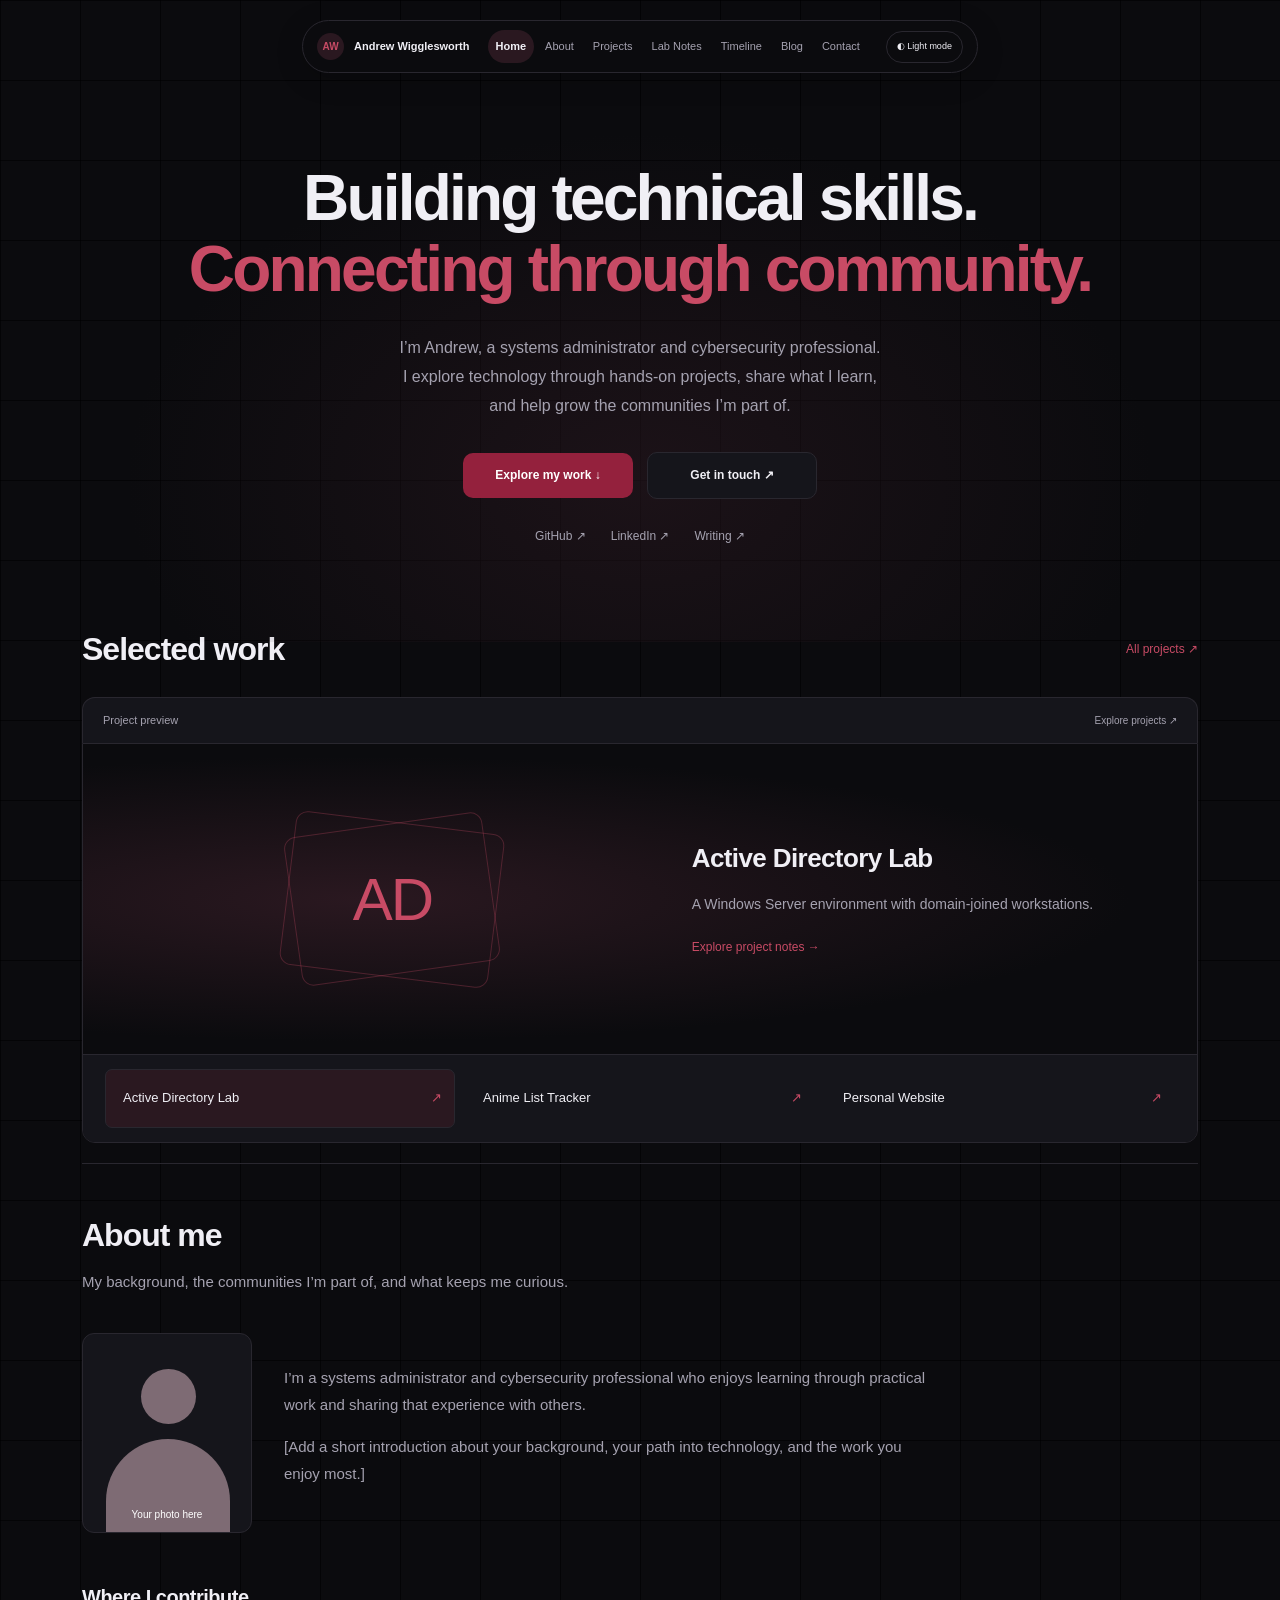
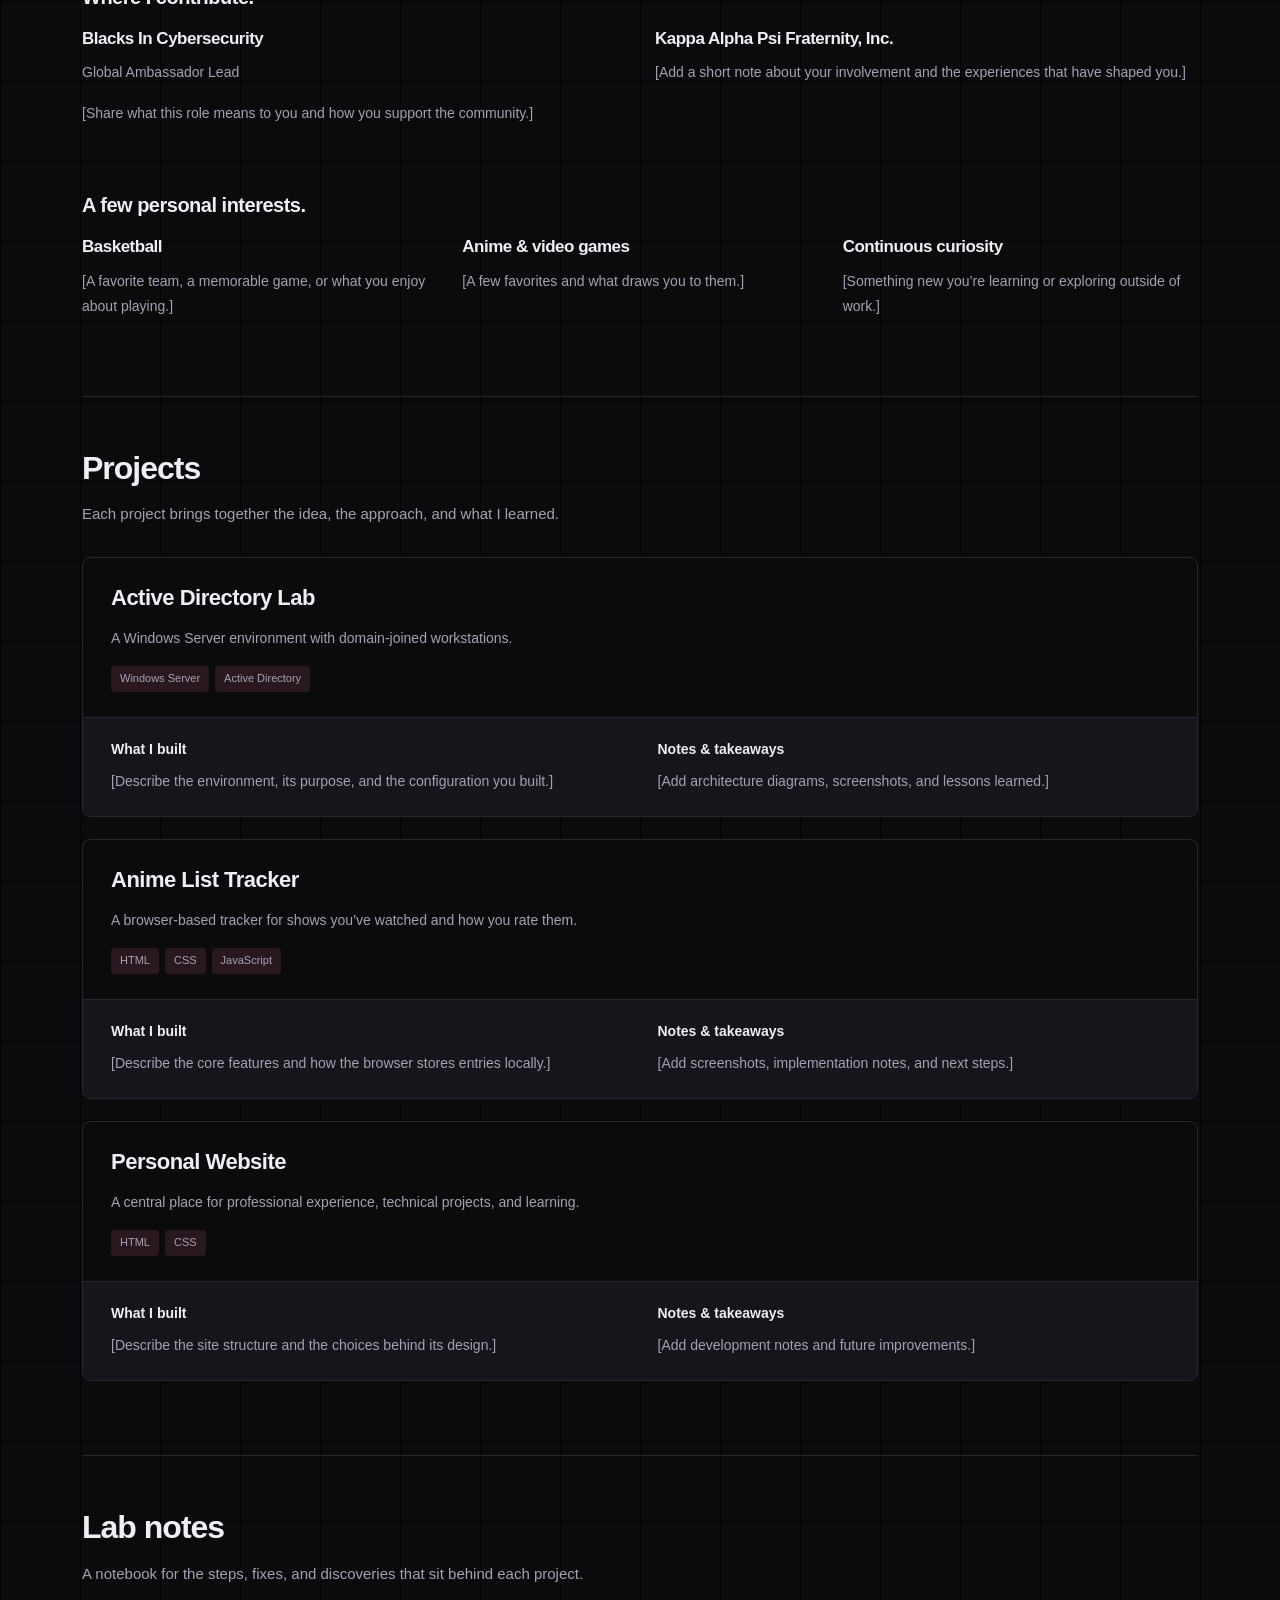
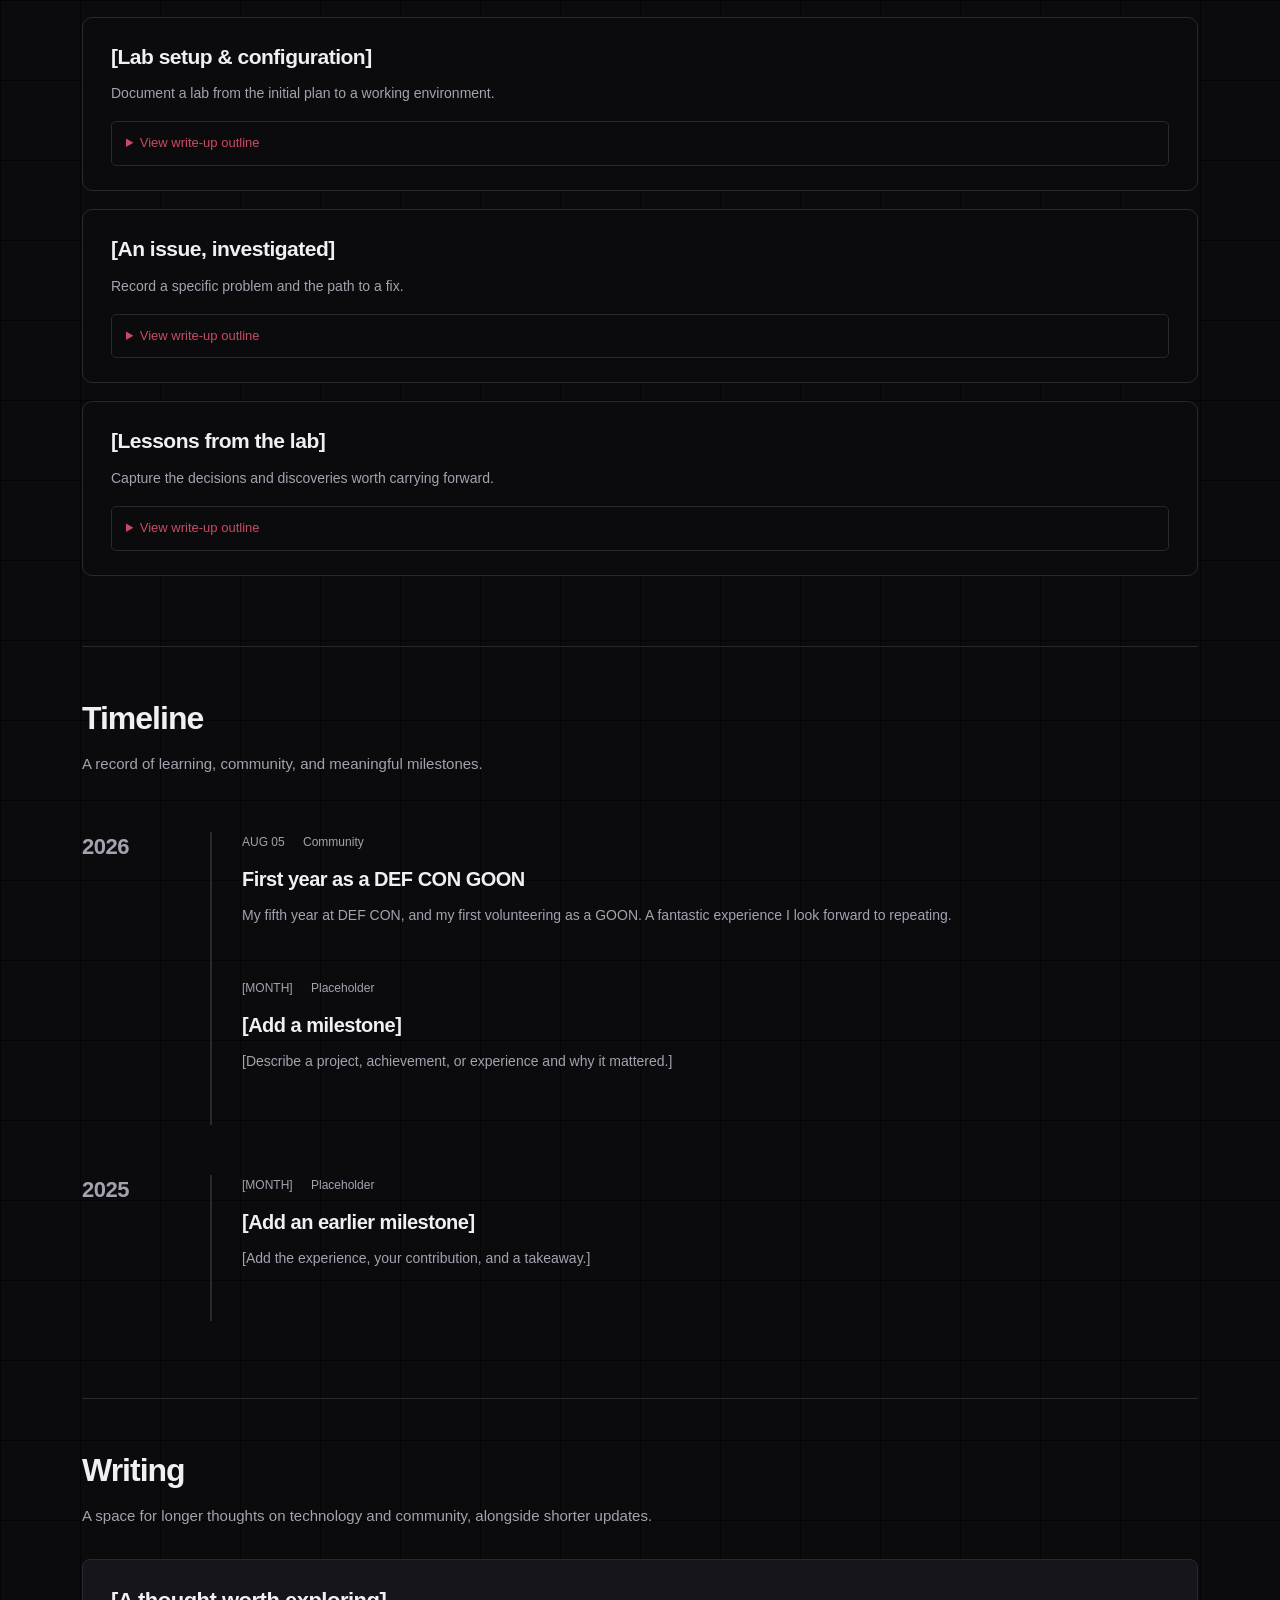
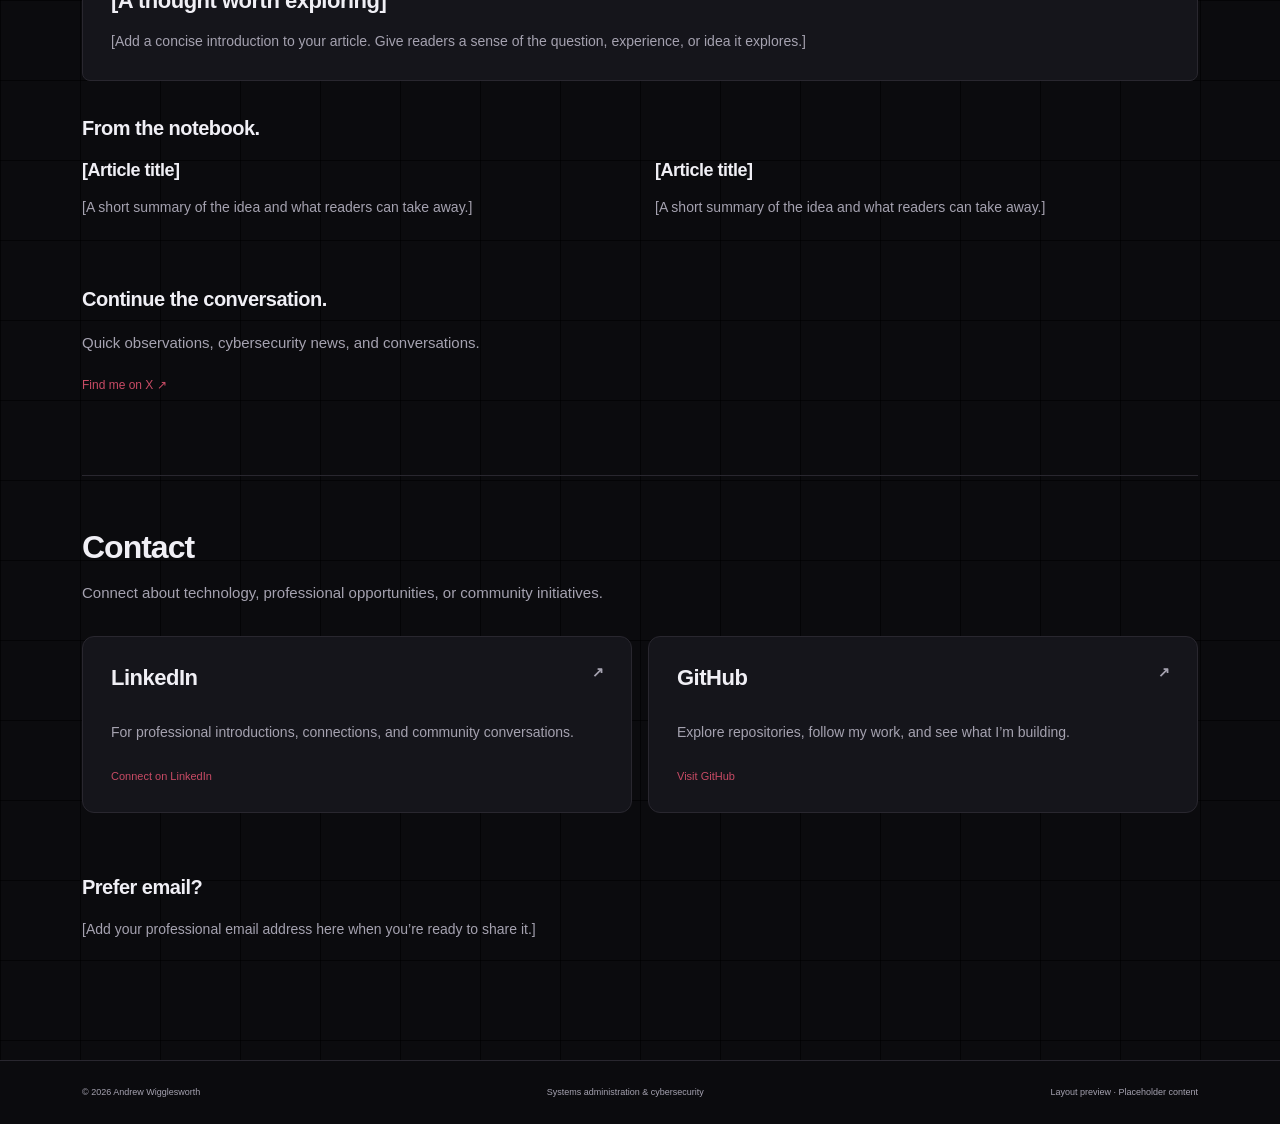
<file: index.html>
<!-- Use standards mode so modern browsers render the layout consistently. -->
<!doctype html>
<!-- The document uses English; change lang if you translate the site. -->
<html lang="en">
  <!-- Browser metadata and references to the shared stylesheet and interaction script. -->
  <head>
    <!-- Set character encoding. -->
    <meta charset="utf-8">
    <!-- Use the actual device width for responsive layout. -->
    <meta name="viewport" content="width=device-width, initial-scale=1">
    <!-- EDIT: Change this text to update the browser-tab title. -->
    <title>
      Andrew Wigglesworth | Portfolio
    </title>
    <!-- EDIT: This description summarizes your portfolio in search results. -->
    <meta name="description" content="Andrew Wigglesworth — systems administration, cybersecurity, projects, and community.">
    <!-- Load style.css; colors, type sizes, and section spacing are documented there. -->
    <link rel="stylesheet" href="style.css">
    <!-- Load script.js after HTML parsing; defer ensures controls exist before JavaScript runs. -->
    <script src="script.js" defer>
    </script>
  </head>
  <!-- All visible page content starts here; JavaScript adds the light class when light mode is selected. -->
  <body>
    <!-- Keyboard shortcut link: visible when focused; bypasses navigation. -->
    <a class="skip" href="#main">
      Skip to content
    </a>
    <!-- Persistent navigation. Change --nav-top in style.css to adjust its distance from the screen top. -->
    <header class="fresh-header">
      <!-- Link destination: #home. EDIT: Change href to update where this link goes. -->
      <a class="brand" href="#home">
        <!-- Inline text or decorative label; its class/ID may connect to CSS or JavaScript. -->
        <span class="mark">
          AW
        </span>
        <!-- Inline text or decorative label; its class/ID may connect to CSS or JavaScript. -->
        <span>
          Andrew Wigglesworth
        </span>
      </a>
      <!-- Interactive control; keep its class, ID, and data attributes because script.js uses them. -->
      <button class="menu" aria-label="Toggle navigation" aria-expanded="false" aria-controls="navigation">
        Menu
      </button>
      <!-- Each href jumps to a matching section ID on this same page; keep both values synchronized. -->
      <nav id="navigation" aria-label="Main navigation">
        <!-- Link destination: #home. EDIT: Change href to update where this link goes. -->
        <a href="#home" aria-current="location">
          Home
        </a>
        <!-- Link destination: #about. EDIT: Change href to update where this link goes. -->
        <a href="#about">
          About
        </a>
        <!-- Link destination: #projects. EDIT: Change href to update where this link goes. -->
        <a href="#projects">
          Projects
        </a>
        <!-- Link destination: #lab-notes. EDIT: Change href to update where this link goes. -->
        <a href="#lab-notes">
          Lab Notes
        </a>
        <!-- Link destination: #timeline. EDIT: Change href to update where this link goes. -->
        <a href="#timeline">
          Timeline
        </a>
        <!-- Link destination: #blog. EDIT: Change href to update where this link goes. -->
        <a href="#blog">
          Blog
        </a>
        <!-- Link destination: #contact. EDIT: Change href to update where this link goes. -->
        <a href="#contact">
          Contact
        </a>
      </nav>
      <!-- Interactive control; keep its class, ID, and data attributes because script.js uses them. -->
      <button id="theme" type="button">
        ◐
        <!-- Inline text or decorative label; its class/ID may connect to CSS or JavaScript. -->
        <span>
          Light mode
        </span>
      </button>
    </header>
    <!-- Main content landmark. The skip link jumps here for keyboard users. -->
    <main id="main" class="wrap fade">
      <!-- SECTION: home. EDIT: Change only this section’s margin or padding using #home in style.css. -->
      <section id="home" class="page-section">
        <!-- Group related content; its class connects this group to its documented CSS layout. -->
        <section class="opening">
          <!-- Layout wrapper. Keep the class names when editing text. -->
          <div>
            <!-- The one primary heading. EDIT: Change the words below; adjust --hero-size in style.css for its text size. -->
            <h1>
              Building technical skills.
              <!-- Intentional line break; remove it if this text should flow on one line. -->
              <br>
              <!-- Accent-colored portion of the hero heading; not a separate heading. -->
              <em>
                Connecting through community.
              </em>
            </h1>
            <!-- EDIT: Replace this paragraph with your own text; bracketed text is an unfinished content placeholder. -->
            <p class="opening-copy">
              I’m Andrew, a systems administrator and cybersecurity professional.
              <!-- Intentional line break; remove it if this text should flow on one line. -->
              <br>
              I explore technology through hands-on projects, share what I learn,
              <!-- Intentional line break; remove it if this text should flow on one line. -->
              <br>
              and help grow the communities I’m part of.
            </p>
            <!-- Layout wrapper for opening-actions. Keep the class names when editing text. -->
            <div class="opening-actions">
              <!-- Link destination: #workbench. EDIT: Change href to update where this link goes. -->
              <a class="primary" href="#workbench">
                Explore my work ↓
              </a>
              <!-- Link destination: #contact. EDIT: Change href to update where this link goes. -->
              <a class="secondary" href="#contact">
                Get in touch ↗
              </a>
            </div>
            <!-- Layout wrapper for hero-socials. Keep the class names when editing text. -->
            <div class="hero-socials">
              <!-- Link destination: https://github.com/andrewwigglesworth. EDIT: Change href to update where this link goes. -->
              <a href="https://github.com/andrewwigglesworth">
                GitHub ↗
              </a>
              <!-- Link destination: https://www.linkedin.com/in/andrew-wigglesworth/. EDIT: Change href to update where this link goes. -->
              <a href="https://www.linkedin.com/in/andrew-wigglesworth/" target="_blank" rel="noopener noreferrer">
                LinkedIn ↗
              </a>
              <!-- Link destination: #blog. EDIT: Change href to update where this link goes. -->
              <a href="#blog">
                Writing ↗
              </a>
            </div>
          </div>
        </section>
        <!-- SECTION: workbench. EDIT: Change only this section’s margin or padding using #workbench in style.css. -->
        <section class="workbench" id="workbench">
          <!-- Layout wrapper for sectionhead. Keep the class names when editing text. -->
          <div class="sectionhead">
            <!-- Layout wrapper. Keep the class names when editing text. -->
            <div>
              <!-- Section heading. EDIT: Change the text below; adjust --section-title-size for consistent section titles. -->
              <h2>
                Selected work
              </h2>
            </div>
            <!-- Link destination: #projects. EDIT: Change href to update where this link goes. -->
            <a class="textlink" href="#projects">
              All projects ↗
            </a>
          </div>
          <!-- Layout wrapper for showcase-toolbar. Keep the class names when editing text. -->
          <div class="showcase-toolbar">
            <!-- Inline text or decorative label; its class/ID may connect to CSS or JavaScript. -->
            <span>
              Project preview
            </span>
            <!-- Link destination: #projects. EDIT: Change href to update where this link goes. -->
            <a href="#projects">
              Explore projects ↗
            </a>
          </div>
          <!-- Layout wrapper for workbench-frame. Keep the class names when editing text. -->
          <div class="workbench-frame">
            <!-- Layout wrapper for project-picker. Keep the class names when editing text. -->
            <div class="project-picker" aria-label="Featured project selection">
              <!-- Interactive control; keep its class, ID, and data attributes because script.js uses them. -->
              <button class="pick active" data-project="0" aria-pressed="true">
                Active Directory Lab
                <!-- Layout wrapper. Keep the class names when editing text. -->
                <b>
                  ↗
                </b>
              </button>
              <!-- Interactive control; keep its class, ID, and data attributes because script.js uses them. -->
              <button class="pick" data-project="1" aria-pressed="false">
                Anime List Tracker
                <!-- Layout wrapper. Keep the class names when editing text. -->
                <b>
                  ↗
                </b>
              </button>
              <!-- Interactive control; keep its class, ID, and data attributes because script.js uses them. -->
              <button class="pick" data-project="2" aria-pressed="false">
                Personal Website
                <!-- Layout wrapper. Keep the class names when editing text. -->
                <b>
                  ↗
                </b>
              </button>
            </div>
            <!-- Layout wrapper for project-stage. Keep the class names when editing text. -->
            <div class="project-stage" aria-live="polite">
              <!-- Layout wrapper for stage-graphic. Keep the class names when editing text. -->
              <div class="stage-graphic" aria-hidden="true">
                <!-- Inline text or decorative label; its class/ID may connect to CSS or JavaScript. -->
                <span id="stage-symbol">
                  AD
                </span>
                <!-- Decorative CSS shape, hidden from assistive technology by the parent aria-hidden attribute. -->
                <i>
                </i>
                <!-- Decorative CSS shape, hidden from assistive technology by the parent aria-hidden attribute. -->
                <i>
                </i>
              </div>
              <!-- Layout wrapper for stage-copy. Keep the class names when editing text. -->
              <div class="stage-copy">
                <!-- Subheading. EDIT: Change the words here; use this element’s parent CSS selector to resize only this heading. -->
                <h3 id="stage-title">
                  Active Directory Lab
                </h3>
                <!-- EDIT: Replace this paragraph with your own text; bracketed text is an unfinished content placeholder. -->
                <p id="stage-description">
                  A Windows Server environment with domain-joined workstations.
                </p>
                <!-- Link destination: #project-0. EDIT: Change href to update where this link goes. -->
                <a id="stage-link" class="textlink" href="#project-0">
                  Explore project notes →
                </a>
              </div>
            </div>
          </div>
        </section>
      </section>
      <!-- SECTION: about. EDIT: Change only this section’s margin or padding using #about in style.css. -->
      <section id="about" class="page-section">
        <!-- Group related content; its class connects this group to its documented CSS layout. -->
        <section class="page-intro">
          <!-- Section heading. EDIT: Change the text below; adjust --section-title-size for consistent section titles. -->
          <h2 class="section-title">
            About me
          </h2>
          <!-- EDIT: Replace this paragraph with your own text; bracketed text is an unfinished content placeholder. -->
          <p>
            My background, the communities I’m part of, and what keeps me curious.
          </p>
        </section>
        <!-- Layout wrapper for about-overview. Keep the class names when editing text. -->
        <div class="about-overview">
          <!-- ONE PHOTO PLACEHOLDER: Replace this div with the img example in CUSTOMIZATION.md; keep class="portrait". -->
          <div class="portrait" role="img" aria-label="Portrait placeholder">
            <!-- Inline text or decorative label; its class/ID may connect to CSS or JavaScript. -->
            <span>
              Your photo here
            </span>
          </div>
          <!-- Layout wrapper. Keep the class names when editing text. -->
          <div>
            <!-- EDIT: Replace this paragraph with your own text; bracketed text is an unfinished content placeholder. -->
            <p>
              I’m a systems administrator and cybersecurity professional who enjoys learning through practical work and sharing that experience with others.
            </p>
            <!-- EDIT: Replace this paragraph with your own text; bracketed text is an unfinished content placeholder. -->
            <p class="draft">
              [Add a short introduction about your background, your path into technology, and the work you enjoy most.]
            </p>
          </div>
        </div>
        <!-- Group related content; its class connects this group to its documented CSS layout. -->
        <section class="content-band">
          <!-- Layout wrapper. Keep the class names when editing text. -->
          <div>
            <!-- Subheading. EDIT: Change the words here; use this element’s parent CSS selector to resize only this heading. -->
            <h3>
              Where I contribute.
            </h3>
            <!-- Layout wrapper for stacked. Keep the class names when editing text. -->
            <div class="stacked">
              <!-- Self-contained entry. Duplicate the complete article to add another item; give any ID a unique value. -->
              <article>
                <!-- Subheading. EDIT: Change the words here; use this element’s parent CSS selector to resize only this heading. -->
                <h3>
                  Blacks In Cybersecurity
                </h3>
                <!-- EDIT: Replace this paragraph with your own text; bracketed text is an unfinished content placeholder. -->
                <p>
                  Global Ambassador Lead
                </p>
                <!-- EDIT: Replace this paragraph with your own text; bracketed text is an unfinished content placeholder. -->
                <p class="draft">
                  [Share what this role means to you and how you support the community.]
                </p>
              </article>
              <!-- Self-contained entry. Duplicate the complete article to add another item; give any ID a unique value. -->
              <article>
                <!-- Subheading. EDIT: Change the words here; use this element’s parent CSS selector to resize only this heading. -->
                <h3>
                  Kappa Alpha Psi Fraternity, Inc.
                </h3>
                <!-- EDIT: Replace this paragraph with your own text; bracketed text is an unfinished content placeholder. -->
                <p class="draft">
                  [Add a short note about your involvement and the experiences that have shaped you.]
                </p>
              </article>
            </div>
          </div>
        </section>
        <!-- Group related content; its class connects this group to its documented CSS layout. -->
        <section class="content-band">
          <!-- Layout wrapper. Keep the class names when editing text. -->
          <div>
            <!-- Subheading. EDIT: Change the words here; use this element’s parent CSS selector to resize only this heading. -->
            <h3>
              A few personal interests.
            </h3>
            <!-- Layout wrapper for interest-list. Keep the class names when editing text. -->
            <div class="interest-list">
              <!-- Self-contained entry. Duplicate the complete article to add another item; give any ID a unique value. -->
              <article>
                <!-- Subheading. EDIT: Change the words here; use this element’s parent CSS selector to resize only this heading. -->
                <h3>
                  Basketball
                </h3>
                <!-- EDIT: Replace this paragraph with your own text; bracketed text is an unfinished content placeholder. -->
                <p class="draft">
                  [A favorite team, a memorable game, or what you enjoy about playing.]
                </p>
              </article>
              <!-- Self-contained entry. Duplicate the complete article to add another item; give any ID a unique value. -->
              <article>
                <!-- Subheading. EDIT: Change the words here; use this element’s parent CSS selector to resize only this heading. -->
                <h3>
                  Anime
                  &
                  video games
                </h3>
                <!-- EDIT: Replace this paragraph with your own text; bracketed text is an unfinished content placeholder. -->
                <p class="draft">
                  [A few favorites and what draws you to them.]
                </p>
              </article>
              <!-- Self-contained entry. Duplicate the complete article to add another item; give any ID a unique value. -->
              <article>
                <!-- Subheading. EDIT: Change the words here; use this element’s parent CSS selector to resize only this heading. -->
                <h3>
                  Continuous curiosity
                </h3>
                <!-- EDIT: Replace this paragraph with your own text; bracketed text is an unfinished content placeholder. -->
                <p class="draft">
                  [Something new you’re learning or exploring outside of work.]
                </p>
              </article>
            </div>
          </div>
        </section>
      </section>
      <!-- SECTION: projects. EDIT: Change only this section’s margin or padding using #projects in style.css. -->
      <section id="projects" class="page-section">
        <!-- Group related content; its class connects this group to its documented CSS layout. -->
        <section class="page-intro">
          <!-- Section heading. EDIT: Change the text below; adjust --section-title-size for consistent section titles. -->
          <h2 class="section-title">
            Projects
          </h2>
          <!-- EDIT: Replace this paragraph with your own text; bracketed text is an unfinished content placeholder. -->
          <p>
            Each project brings together the idea, the approach, and what I learned.
          </p>
        </section>
        <!-- Self-contained entry. Duplicate the complete article to add another item; give any ID a unique value. -->
        <article class="case" id="project-0">
          <!-- Layout wrapper for case-top. Keep the class names when editing text. -->
          <div class="case-top">
            <!-- Layout wrapper. Keep the class names when editing text. -->
            <div>
              <!-- Subheading. EDIT: Change the words here; use this element’s parent CSS selector to resize only this heading. -->
              <h3>
                Active Directory Lab
              </h3>
              <!-- EDIT: Replace this paragraph with your own text; bracketed text is an unfinished content placeholder. -->
              <p>
                A Windows Server environment with domain-joined workstations.
              </p>
              <!-- Layout wrapper for chips. Keep the class names when editing text. -->
              <div class="chips">
                <!-- Inline text or decorative label; its class/ID may connect to CSS or JavaScript. -->
                <span>
                  Windows Server
                </span>
                <!-- Inline text or decorative label; its class/ID may connect to CSS or JavaScript. -->
                <span>
                  Active Directory
                </span>
              </div>
            </div>
          </div>
          <!-- Layout wrapper for case-details. Keep the class names when editing text. -->
          <div class="case-details">
            <!-- Layout wrapper. Keep the class names when editing text. -->
            <div>
              <!-- Subheading. EDIT: Change the words here; use this element’s parent CSS selector to resize only this heading. -->
              <h4>
                What I built
              </h4>
              <!-- EDIT: Replace this paragraph with your own text; bracketed text is an unfinished content placeholder. -->
              <p class="draft">
                [Describe the environment, its purpose, and the configuration you built.]
              </p>
            </div>
            <!-- Layout wrapper. Keep the class names when editing text. -->
            <div>
              <!-- Subheading. EDIT: Change the words here; use this element’s parent CSS selector to resize only this heading. -->
              <h4>
                Notes
                &
                takeaways
              </h4>
              <!-- EDIT: Replace this paragraph with your own text; bracketed text is an unfinished content placeholder. -->
              <p class="draft">
                [Add architecture diagrams, screenshots, and lessons learned.]
              </p>
            </div>
          </div>
        </article>
        <!-- Self-contained entry. Duplicate the complete article to add another item; give any ID a unique value. -->
        <article class="case" id="project-1">
          <!-- Layout wrapper for case-top. Keep the class names when editing text. -->
          <div class="case-top">
            <!-- Layout wrapper. Keep the class names when editing text. -->
            <div>
              <!-- Subheading. EDIT: Change the words here; use this element’s parent CSS selector to resize only this heading. -->
              <h3>
                Anime List Tracker
              </h3>
              <!-- EDIT: Replace this paragraph with your own text; bracketed text is an unfinished content placeholder. -->
              <p>
                A browser-based tracker for shows you’ve watched and how you rate them.
              </p>
              <!-- Layout wrapper for chips. Keep the class names when editing text. -->
              <div class="chips">
                <!-- Inline text or decorative label; its class/ID may connect to CSS or JavaScript. -->
                <span>
                  HTML
                </span>
                <!-- Inline text or decorative label; its class/ID may connect to CSS or JavaScript. -->
                <span>
                  CSS
                </span>
                <!-- Inline text or decorative label; its class/ID may connect to CSS or JavaScript. -->
                <span>
                  JavaScript
                </span>
              </div>
            </div>
          </div>
          <!-- Layout wrapper for case-details. Keep the class names when editing text. -->
          <div class="case-details">
            <!-- Layout wrapper. Keep the class names when editing text. -->
            <div>
              <!-- Subheading. EDIT: Change the words here; use this element’s parent CSS selector to resize only this heading. -->
              <h4>
                What I built
              </h4>
              <!-- EDIT: Replace this paragraph with your own text; bracketed text is an unfinished content placeholder. -->
              <p class="draft">
                [Describe the core features and how the browser stores entries locally.]
              </p>
            </div>
            <!-- Layout wrapper. Keep the class names when editing text. -->
            <div>
              <!-- Subheading. EDIT: Change the words here; use this element’s parent CSS selector to resize only this heading. -->
              <h4>
                Notes
                &
                takeaways
              </h4>
              <!-- EDIT: Replace this paragraph with your own text; bracketed text is an unfinished content placeholder. -->
              <p class="draft">
                [Add screenshots, implementation notes, and next steps.]
              </p>
            </div>
          </div>
        </article>
        <!-- Self-contained entry. Duplicate the complete article to add another item; give any ID a unique value. -->
        <article class="case" id="project-2">
          <!-- Layout wrapper for case-top. Keep the class names when editing text. -->
          <div class="case-top">
            <!-- Layout wrapper. Keep the class names when editing text. -->
            <div>
              <!-- Subheading. EDIT: Change the words here; use this element’s parent CSS selector to resize only this heading. -->
              <h3>
                Personal Website
              </h3>
              <!-- EDIT: Replace this paragraph with your own text; bracketed text is an unfinished content placeholder. -->
              <p>
                A central place for professional experience, technical projects, and learning.
              </p>
              <!-- Layout wrapper for chips. Keep the class names when editing text. -->
              <div class="chips">
                <!-- Inline text or decorative label; its class/ID may connect to CSS or JavaScript. -->
                <span>
                  HTML
                </span>
                <!-- Inline text or decorative label; its class/ID may connect to CSS or JavaScript. -->
                <span>
                  CSS
                </span>
              </div>
            </div>
          </div>
          <!-- Layout wrapper for case-details. Keep the class names when editing text. -->
          <div class="case-details">
            <!-- Layout wrapper. Keep the class names when editing text. -->
            <div>
              <!-- Subheading. EDIT: Change the words here; use this element’s parent CSS selector to resize only this heading. -->
              <h4>
                What I built
              </h4>
              <!-- EDIT: Replace this paragraph with your own text; bracketed text is an unfinished content placeholder. -->
              <p class="draft">
                [Describe the site structure and the choices behind its design.]
              </p>
            </div>
            <!-- Layout wrapper. Keep the class names when editing text. -->
            <div>
              <!-- Subheading. EDIT: Change the words here; use this element’s parent CSS selector to resize only this heading. -->
              <h4>
                Notes
                &
                takeaways
              </h4>
              <!-- EDIT: Replace this paragraph with your own text; bracketed text is an unfinished content placeholder. -->
              <p class="draft">
                [Add development notes and future improvements.]
              </p>
            </div>
          </div>
        </article>
      </section>
      <!-- SECTION: lab-notes. EDIT: Change only this section’s margin or padding using #lab-notes in style.css. -->
      <section id="lab-notes" class="page-section">
        <!-- Group related content; its class connects this group to its documented CSS layout. -->
        <section class="page-intro">
          <!-- Section heading. EDIT: Change the text below; adjust --section-title-size for consistent section titles. -->
          <h2 class="section-title">
            Lab notes
          </h2>
          <!-- EDIT: Replace this paragraph with your own text; bracketed text is an unfinished content placeholder. -->
          <p>
            A notebook for the steps, fixes, and discoveries that sit behind each project.
          </p>
        </section>
        <!-- Self-contained entry. Duplicate the complete article to add another item; give any ID a unique value. -->
        <article class="notebook">
          <!-- Subheading. EDIT: Change the words here; use this element’s parent CSS selector to resize only this heading. -->
          <h3>
            [Lab setup
            &
            configuration]
          </h3>
          <!-- EDIT: Replace this paragraph with your own text; bracketed text is an unfinished content placeholder. -->
          <p>
            Document a lab from the initial plan to a working environment.
          </p>
          <!-- Native expandable lab outline; works even without JavaScript. Add open here to start expanded. -->
          <details>
            <!-- Clickable label for the expandable outline; change only the label text to rename it. -->
            <summary>
              View write-up outline
            </summary>
            <!-- Definition list pairing each write-up field with its explanation. -->
            <dl>
              <!-- Write-up field label. -->
              <dt>
                Goal
              </dt>
              <!-- EDIT: Replace this field’s bracketed guidance with your actual lab notes. -->
              <dd>
                [What you wanted to build and why.]
              </dd>
              <!-- Write-up field label. -->
              <dt>
                Environment
              </dt>
              <!-- EDIT: Replace this field’s bracketed guidance with your actual lab notes. -->
              <dd>
                [Tools, versions, and network layout.]
              </dd>
              <!-- Write-up field label. -->
              <dt>
                Steps
              </dt>
              <!-- EDIT: Replace this field’s bracketed guidance with your actual lab notes. -->
              <dd>
                [The setup and verification process.]
              </dd>
            </dl>
          </details>
        </article>
        <!-- Self-contained entry. Duplicate the complete article to add another item; give any ID a unique value. -->
        <article class="notebook">
          <!-- Subheading. EDIT: Change the words here; use this element’s parent CSS selector to resize only this heading. -->
          <h3>
            [An issue, investigated]
          </h3>
          <!-- EDIT: Replace this paragraph with your own text; bracketed text is an unfinished content placeholder. -->
          <p>
            Record a specific problem and the path to a fix.
          </p>
          <!-- Native expandable lab outline; works even without JavaScript. Add open here to start expanded. -->
          <details>
            <!-- Clickable label for the expandable outline; change only the label text to rename it. -->
            <summary>
              View write-up outline
            </summary>
            <!-- Definition list pairing each write-up field with its explanation. -->
            <dl>
              <!-- Write-up field label. -->
              <dt>
                Symptoms
              </dt>
              <!-- EDIT: Replace this field’s bracketed guidance with your actual lab notes. -->
              <dd>
                [What failed and how you noticed.]
              </dd>
              <!-- Write-up field label. -->
              <dt>
                Investigation
              </dt>
              <!-- EDIT: Replace this field’s bracketed guidance with your actual lab notes. -->
              <dd>
                [Checks, commands, and findings.]
              </dd>
              <!-- Write-up field label. -->
              <dt>
                Resolution
              </dt>
              <!-- EDIT: Replace this field’s bracketed guidance with your actual lab notes. -->
              <dd>
                [The fix and how you verified it.]
              </dd>
            </dl>
          </details>
        </article>
        <!-- Self-contained entry. Duplicate the complete article to add another item; give any ID a unique value. -->
        <article class="notebook">
          <!-- Subheading. EDIT: Change the words here; use this element’s parent CSS selector to resize only this heading. -->
          <h3>
            [Lessons from the lab]
          </h3>
          <!-- EDIT: Replace this paragraph with your own text; bracketed text is an unfinished content placeholder. -->
          <p>
            Capture the decisions and discoveries worth carrying forward.
          </p>
          <!-- Native expandable lab outline; works even without JavaScript. Add open here to start expanded. -->
          <details>
            <!-- Clickable label for the expandable outline; change only the label text to rename it. -->
            <summary>
              View write-up outline
            </summary>
            <!-- Definition list pairing each write-up field with its explanation. -->
            <dl>
              <!-- Write-up field label. -->
              <dt>
                What worked
              </dt>
              <!-- EDIT: Replace this field’s bracketed guidance with your actual lab notes. -->
              <dd>
                [The choices that helped.]
              </dd>
              <!-- Write-up field label. -->
              <dt>
                What changed
              </dt>
              <!-- EDIT: Replace this field’s bracketed guidance with your actual lab notes. -->
              <dd>
                [The assumptions or approach you revised.]
              </dd>
              <!-- Write-up field label. -->
              <dt>
                Next time
              </dt>
              <!-- EDIT: Replace this field’s bracketed guidance with your actual lab notes. -->
              <dd>
                [What you would do differently.]
              </dd>
            </dl>
          </details>
        </article>
      </section>
      <!-- SECTION: timeline. EDIT: Change only this section’s margin or padding using #timeline in style.css. -->
      <section id="timeline" class="page-section">
        <!-- Group related content; its class connects this group to its documented CSS layout. -->
        <section class="page-intro">
          <!-- Section heading. EDIT: Change the text below; adjust --section-title-size for consistent section titles. -->
          <h2 class="section-title">
            Timeline
          </h2>
          <!-- EDIT: Replace this paragraph with your own text; bracketed text is an unfinished content placeholder. -->
          <p>
            A record of learning, community, and meaningful milestones.
          </p>
        </section>
        <!-- Group related content; its class connects this group to its documented CSS layout. -->
        <section class="year-group">
          <!-- Subheading. EDIT: Change the words here; use this element’s parent CSS selector to resize only this heading. -->
          <h3>
            2026
          </h3>
          <!-- Layout wrapper. Keep the class names when editing text. -->
          <div>
            <!-- Self-contained entry. Duplicate the complete article to add another item; give any ID a unique value. -->
            <article class="milestone">
              <!-- Layout wrapper for milestone-date. Keep the class names when editing text. -->
              <div class="milestone-date">
                AUG 05
                <!-- Inline text or decorative label; its class/ID may connect to CSS or JavaScript. -->
                <span>
                  Community
                </span>
              </div>
              <!-- Subheading. EDIT: Change the words here; use this element’s parent CSS selector to resize only this heading. -->
              <h3>
                First year as a DEF CON GOON
              </h3>
              <!-- EDIT: Replace this paragraph with your own text; bracketed text is an unfinished content placeholder. -->
              <p>
                My fifth year at DEF CON, and my first volunteering as a GOON. A fantastic experience I look forward to repeating.
              </p>
            </article>
            <!-- Self-contained entry. Duplicate the complete article to add another item; give any ID a unique value. -->
            <article class="milestone">
              <!-- Layout wrapper for milestone-date. Keep the class names when editing text. -->
              <div class="milestone-date">
                [MONTH]
                <!-- Inline text or decorative label; its class/ID may connect to CSS or JavaScript. -->
                <span>
                  Placeholder
                </span>
              </div>
              <!-- Subheading. EDIT: Change the words here; use this element’s parent CSS selector to resize only this heading. -->
              <h3>
                [Add a milestone]
              </h3>
              <!-- EDIT: Replace this paragraph with your own text; bracketed text is an unfinished content placeholder. -->
              <p class="draft">
                [Describe a project, achievement, or experience and why it mattered.]
              </p>
            </article>
          </div>
        </section>
        <!-- Group related content; its class connects this group to its documented CSS layout. -->
        <section class="year-group">
          <!-- Subheading. EDIT: Change the words here; use this element’s parent CSS selector to resize only this heading. -->
          <h3>
            2025
          </h3>
          <!-- Layout wrapper. Keep the class names when editing text. -->
          <div>
            <!-- Self-contained entry. Duplicate the complete article to add another item; give any ID a unique value. -->
            <article class="milestone">
              <!-- Layout wrapper for milestone-date. Keep the class names when editing text. -->
              <div class="milestone-date">
                [MONTH]
                <!-- Inline text or decorative label; its class/ID may connect to CSS or JavaScript. -->
                <span>
                  Placeholder
                </span>
              </div>
              <!-- Subheading. EDIT: Change the words here; use this element’s parent CSS selector to resize only this heading. -->
              <h3>
                [Add an earlier milestone]
              </h3>
              <!-- EDIT: Replace this paragraph with your own text; bracketed text is an unfinished content placeholder. -->
              <p class="draft">
                [Add the experience, your contribution, and a takeaway.]
              </p>
            </article>
          </div>
        </section>
      </section>
      <!-- SECTION: blog. EDIT: Change only this section’s margin or padding using #blog in style.css. -->
      <section id="blog" class="page-section">
        <!-- Group related content; its class connects this group to its documented CSS layout. -->
        <section class="page-intro">
          <!-- Section heading. EDIT: Change the text below; adjust --section-title-size for consistent section titles. -->
          <h2 class="section-title">
            Writing
          </h2>
          <!-- EDIT: Replace this paragraph with your own text; bracketed text is an unfinished content placeholder. -->
          <p>
            A space for longer thoughts on technology and community, alongside shorter updates.
          </p>
        </section>
        <!-- Group related content; its class connects this group to its documented CSS layout. -->
        <section class="writing-feature">
          <!-- Subheading. EDIT: Change the words here; use this element’s parent CSS selector to resize only this heading. -->
          <h3>
            [A thought worth exploring]
          </h3>
          <!-- EDIT: Replace this paragraph with your own text; bracketed text is an unfinished content placeholder. -->
          <p class="draft">
            [Add a concise introduction to your article. Give readers a sense of the question, experience, or idea it explores.]
          </p>
        </section>
        <!-- Group related content; its class connects this group to its documented CSS layout. -->
        <section class="content-band">
          <!-- Layout wrapper. Keep the class names when editing text. -->
          <div>
            <!-- Subheading. EDIT: Change the words here; use this element’s parent CSS selector to resize only this heading. -->
            <h3>
              From the notebook.
            </h3>
            <!-- Layout wrapper for article-list. Keep the class names when editing text. -->
            <div class="article-list">
              <!-- Self-contained entry. Duplicate the complete article to add another item; give any ID a unique value. -->
              <article>
                <!-- Subheading. EDIT: Change the words here; use this element’s parent CSS selector to resize only this heading. -->
                <h3>
                  [Article title]
                </h3>
                <!-- EDIT: Replace this paragraph with your own text; bracketed text is an unfinished content placeholder. -->
                <p class="draft">
                  [A short summary of the idea and what readers can take away.]
                </p>
              </article>
              <!-- Self-contained entry. Duplicate the complete article to add another item; give any ID a unique value. -->
              <article>
                <!-- Subheading. EDIT: Change the words here; use this element’s parent CSS selector to resize only this heading. -->
                <h3>
                  [Article title]
                </h3>
                <!-- EDIT: Replace this paragraph with your own text; bracketed text is an unfinished content placeholder. -->
                <p class="draft">
                  [A short summary of the idea and what readers can take away.]
                </p>
              </article>
            </div>
          </div>
        </section>
        <!-- Group related content; its class connects this group to its documented CSS layout. -->
        <section class="content-band">
          <!-- Layout wrapper. Keep the class names when editing text. -->
          <div>
            <!-- Subheading. EDIT: Change the words here; use this element’s parent CSS selector to resize only this heading. -->
            <h3>
              Continue the conversation.
            </h3>
            <!-- EDIT: Replace this paragraph with your own text; bracketed text is an unfinished content placeholder. -->
            <p>
              Quick observations, cybersecurity news, and conversations.
            </p>
            <!-- Link destination: https://x.com/_uncledrew11_. EDIT: Change href to update where this link goes. -->
            <a class="textlink" href="https://x.com/_uncledrew11_">
              Find me on X ↗
            </a>
          </div>
        </section>
      </section>
      <!-- SECTION: contact. EDIT: Change only this section’s margin or padding using #contact in style.css. -->
      <section id="contact" class="page-section">
        <!-- Group related content; its class connects this group to its documented CSS layout. -->
        <section class="page-intro">
          <!-- Section heading. EDIT: Change the text below; adjust --section-title-size for consistent section titles. -->
          <h2 class="section-title">
            Contact
          </h2>
          <!-- EDIT: Replace this paragraph with your own text; bracketed text is an unfinished content placeholder. -->
          <p>
            Connect about technology, professional opportunities, or community initiatives.
          </p>
        </section>
        <!-- Layout wrapper for contact-grid. Keep the class names when editing text. -->
        <div class="contact-grid">
          <!-- Link destination: https://www.linkedin.com/in/andrew-wigglesworth/. EDIT: Change href to update where this link goes. -->
          <a class="route-card" href="https://www.linkedin.com/in/andrew-wigglesworth/">
            <!-- Subheading. EDIT: Change the words here; use this element’s parent CSS selector to resize only this heading. -->
            <h3>
              LinkedIn
              <!-- Inline text or decorative label; its class/ID may connect to CSS or JavaScript. -->
              <span>
                ↗
              </span>
            </h3>
            <!-- EDIT: Replace this paragraph with your own text; bracketed text is an unfinished content placeholder. -->
            <p>
              For professional introductions, connections, and community conversations.
            </p>
            <!-- Inline text or decorative label; its class/ID may connect to CSS or JavaScript. -->
            <span class="card-link">
              Connect on LinkedIn
            </span>
          </a>
          <!-- Link destination: https://github.com/andrewwigglesworth. EDIT: Change href to update where this link goes. -->
          <a class="route-card" href="https://github.com/andrewwigglesworth">
            <!-- Subheading. EDIT: Change the words here; use this element’s parent CSS selector to resize only this heading. -->
            <h3>
              GitHub
              <!-- Inline text or decorative label; its class/ID may connect to CSS or JavaScript. -->
              <span>
                ↗
              </span>
            </h3>
            <!-- EDIT: Replace this paragraph with your own text; bracketed text is an unfinished content placeholder. -->
            <p>
              Explore repositories, follow my work, and see what I’m building.
            </p>
            <!-- Inline text or decorative label; its class/ID may connect to CSS or JavaScript. -->
            <span class="card-link">
              Visit GitHub
            </span>
          </a>
        </div>
        <!-- Group related content; its class connects this group to its documented CSS layout. -->
        <section class="content-band">
          <!-- Layout wrapper. Keep the class names when editing text. -->
          <div>
            <!-- Subheading. EDIT: Change the words here; use this element’s parent CSS selector to resize only this heading. -->
            <h3>
              Prefer email?
            </h3>
            <!-- EDIT: Replace this paragraph with your own text; bracketed text is an unfinished content placeholder. -->
            <p class="draft">
              [Add your professional email address here when you’re ready to share it.]
            </p>
          </div>
        </section>
      </section>
    </main>
    <!-- Footer: update copyright and remove the layout-preview note before public launch. -->
    <footer>
      <!-- Layout wrapper for wrap. Keep the class names when editing text. -->
      <div class="wrap">
        <!-- Inline text or decorative label; its class/ID may connect to CSS or JavaScript. -->
        <span>
          © 2026 Andrew Wigglesworth
        </span>
        <!-- Inline text or decorative label; its class/ID may connect to CSS or JavaScript. -->
        <span>
          Systems administration
          &
          cybersecurity
        </span>
        <!-- Inline text or decorative label; its class/ID may connect to CSS or JavaScript. -->
        <span>
          Layout preview · Placeholder content
        </span>
      </div>
    </footer>
  </body>
</html>
</file>
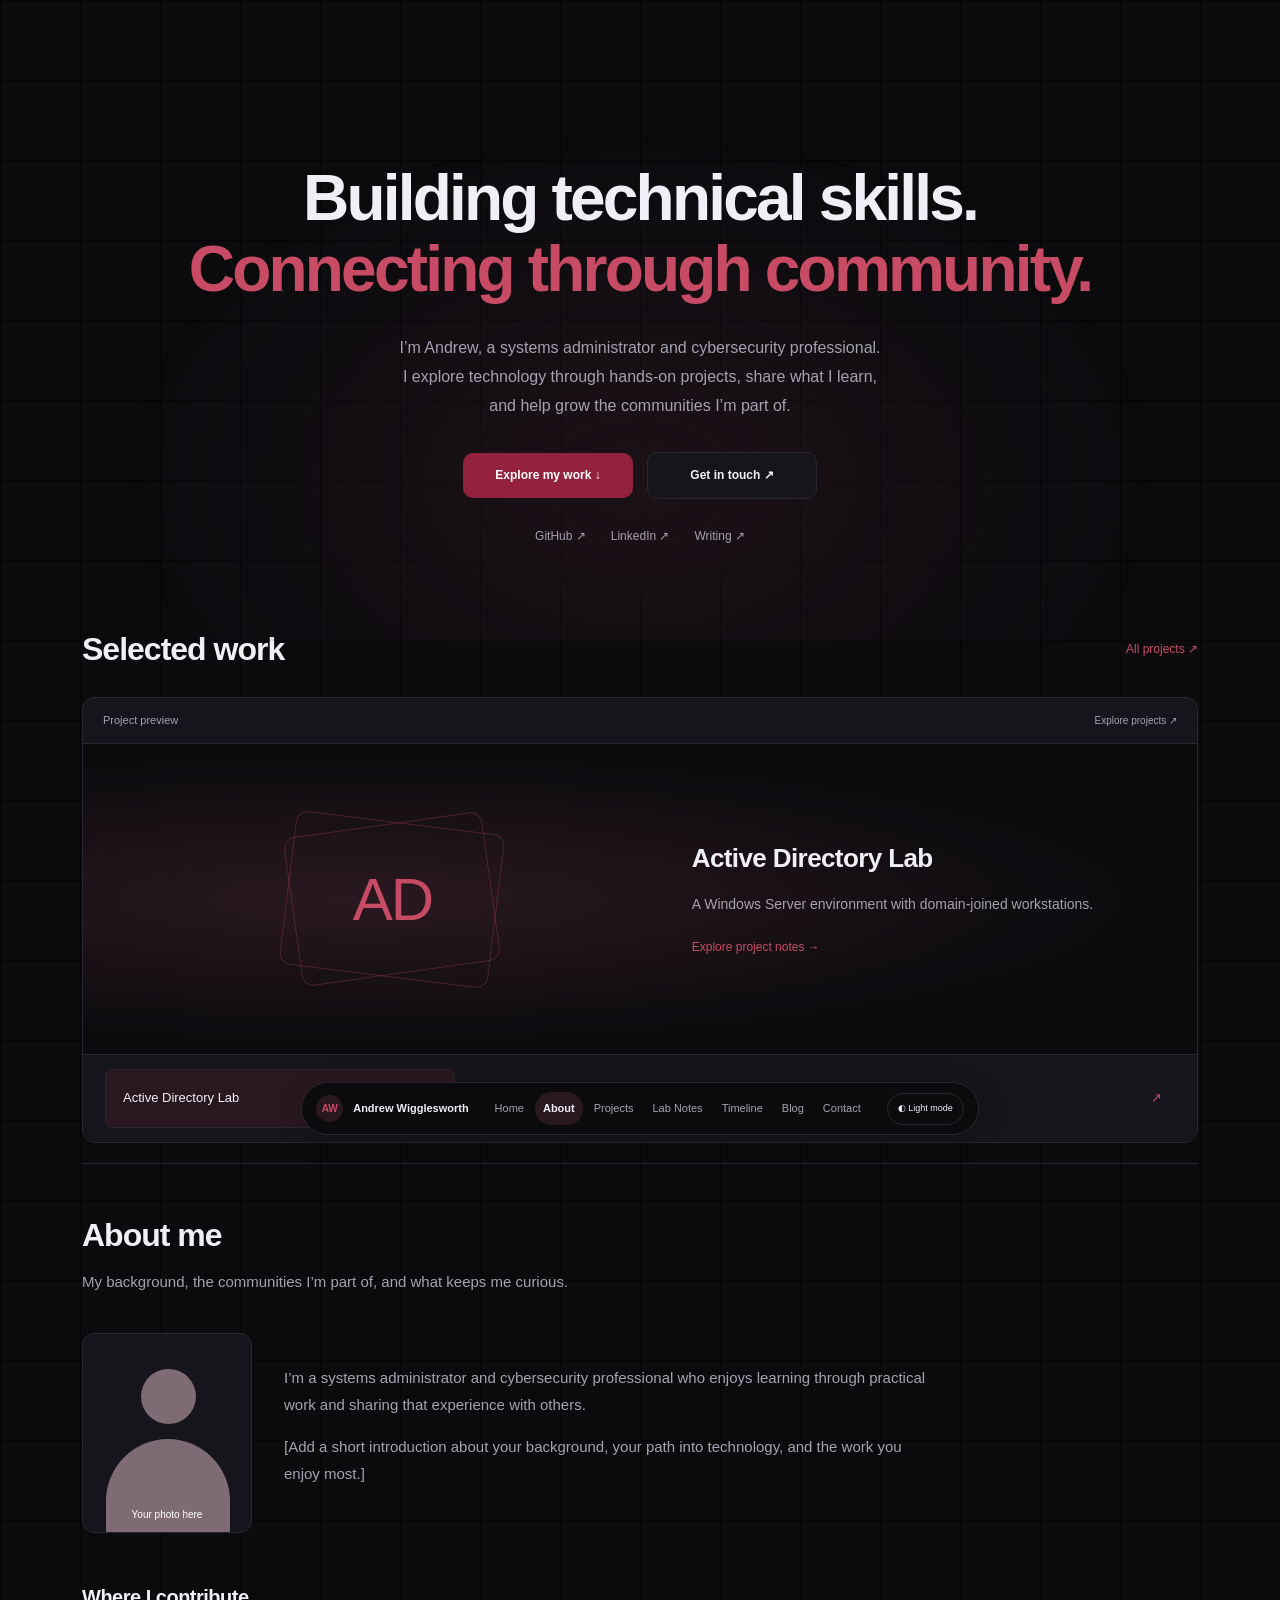
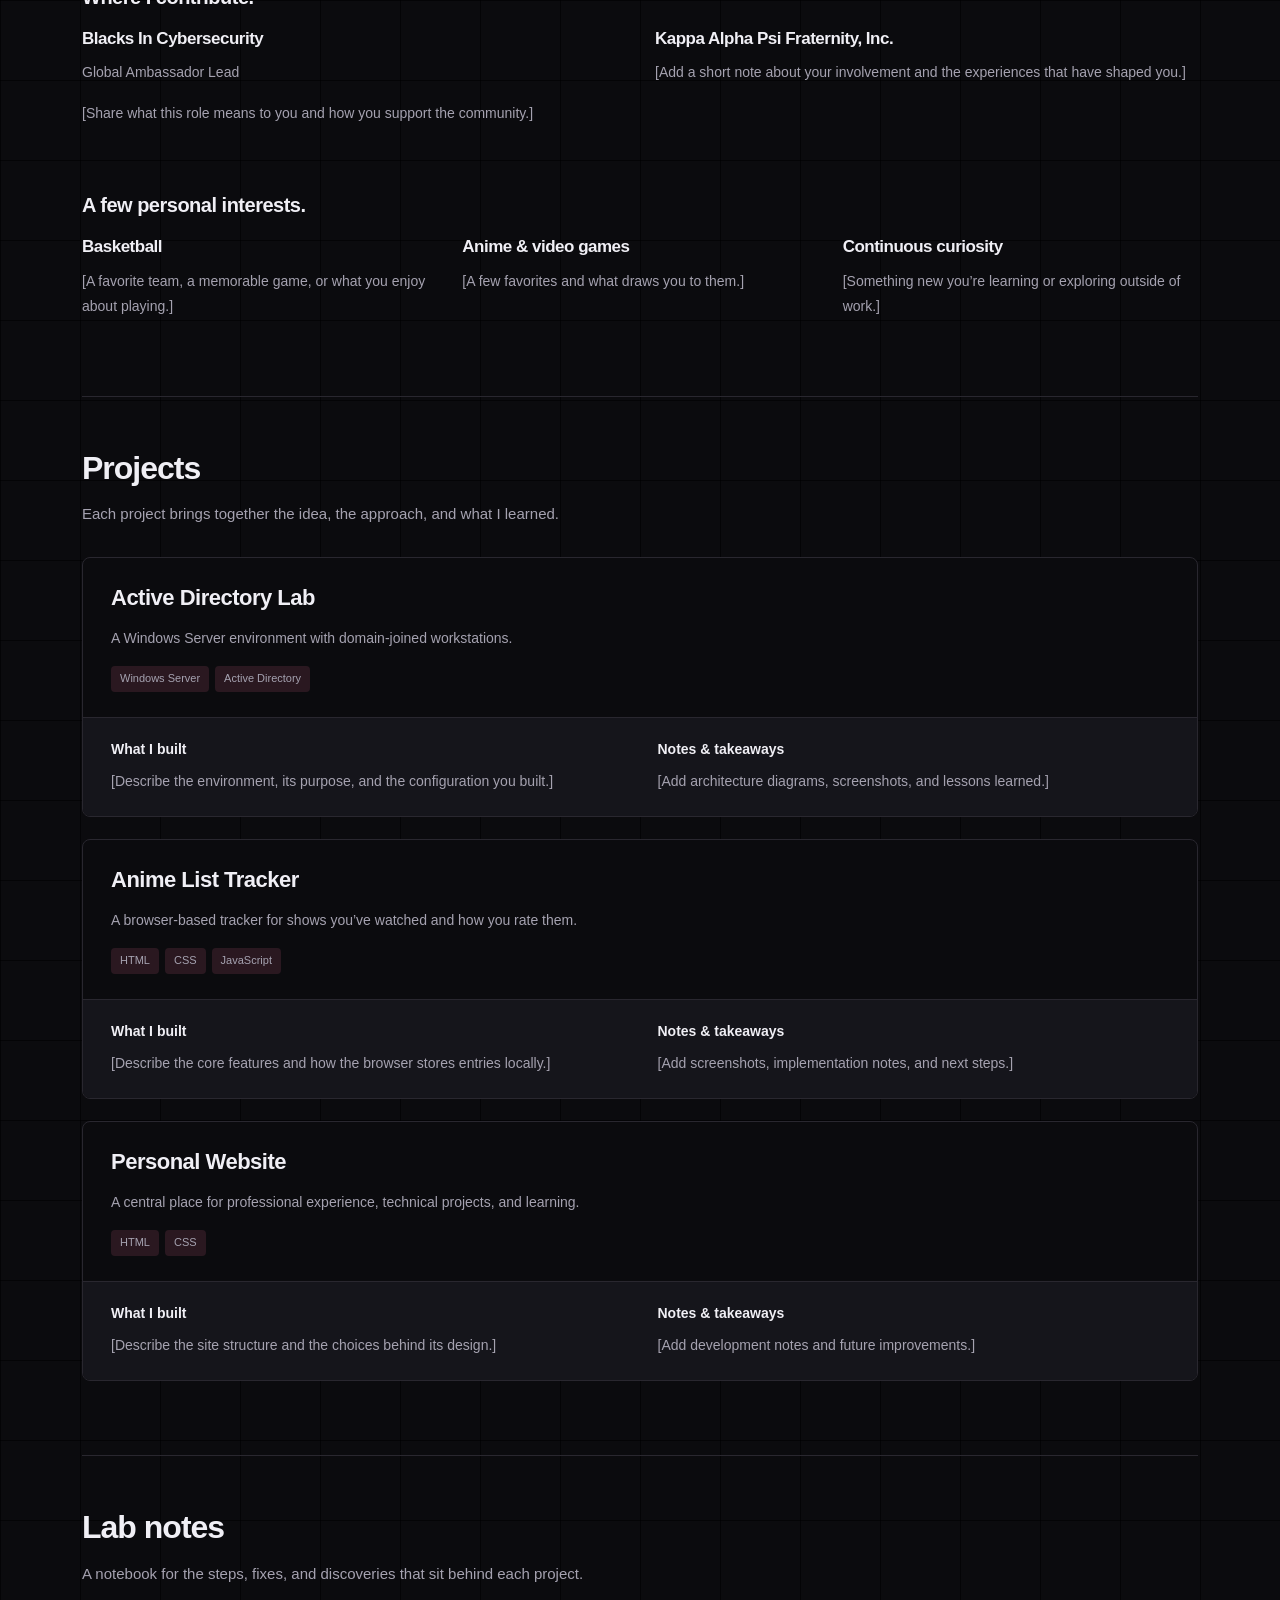
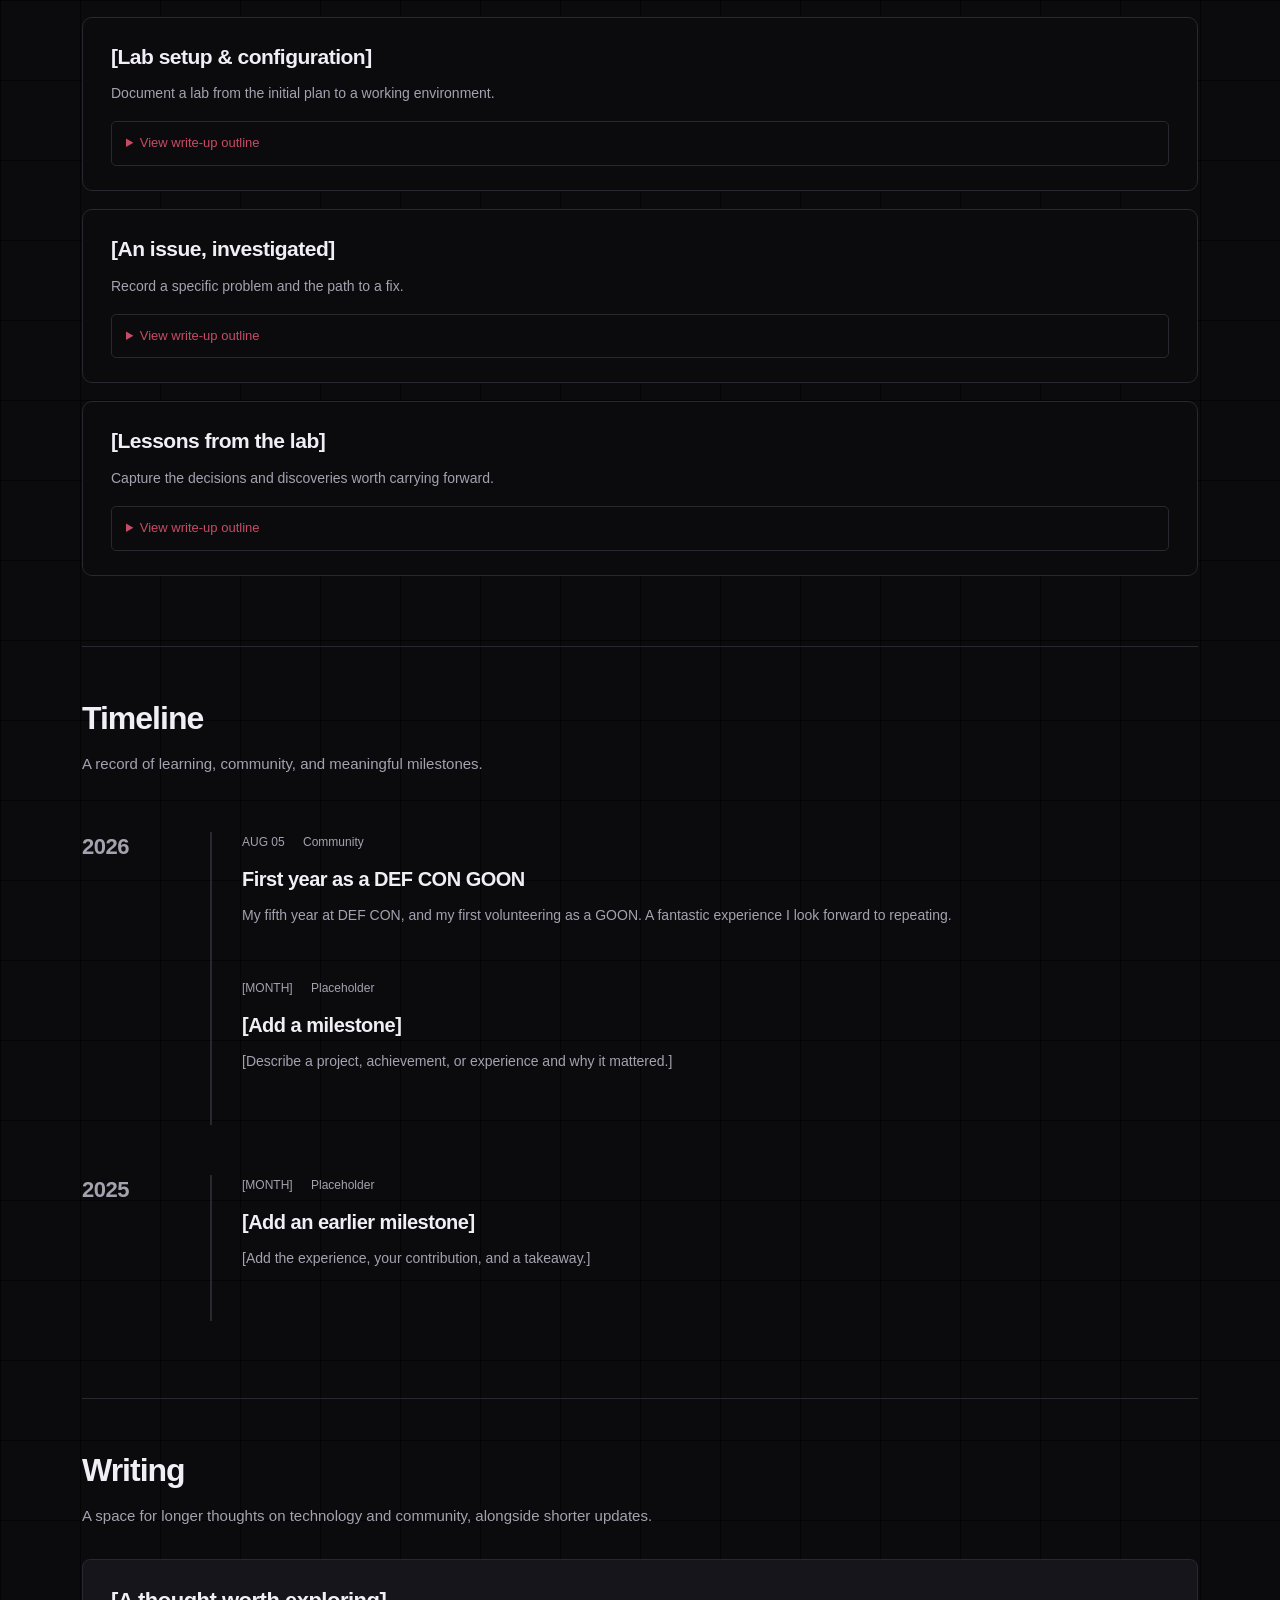
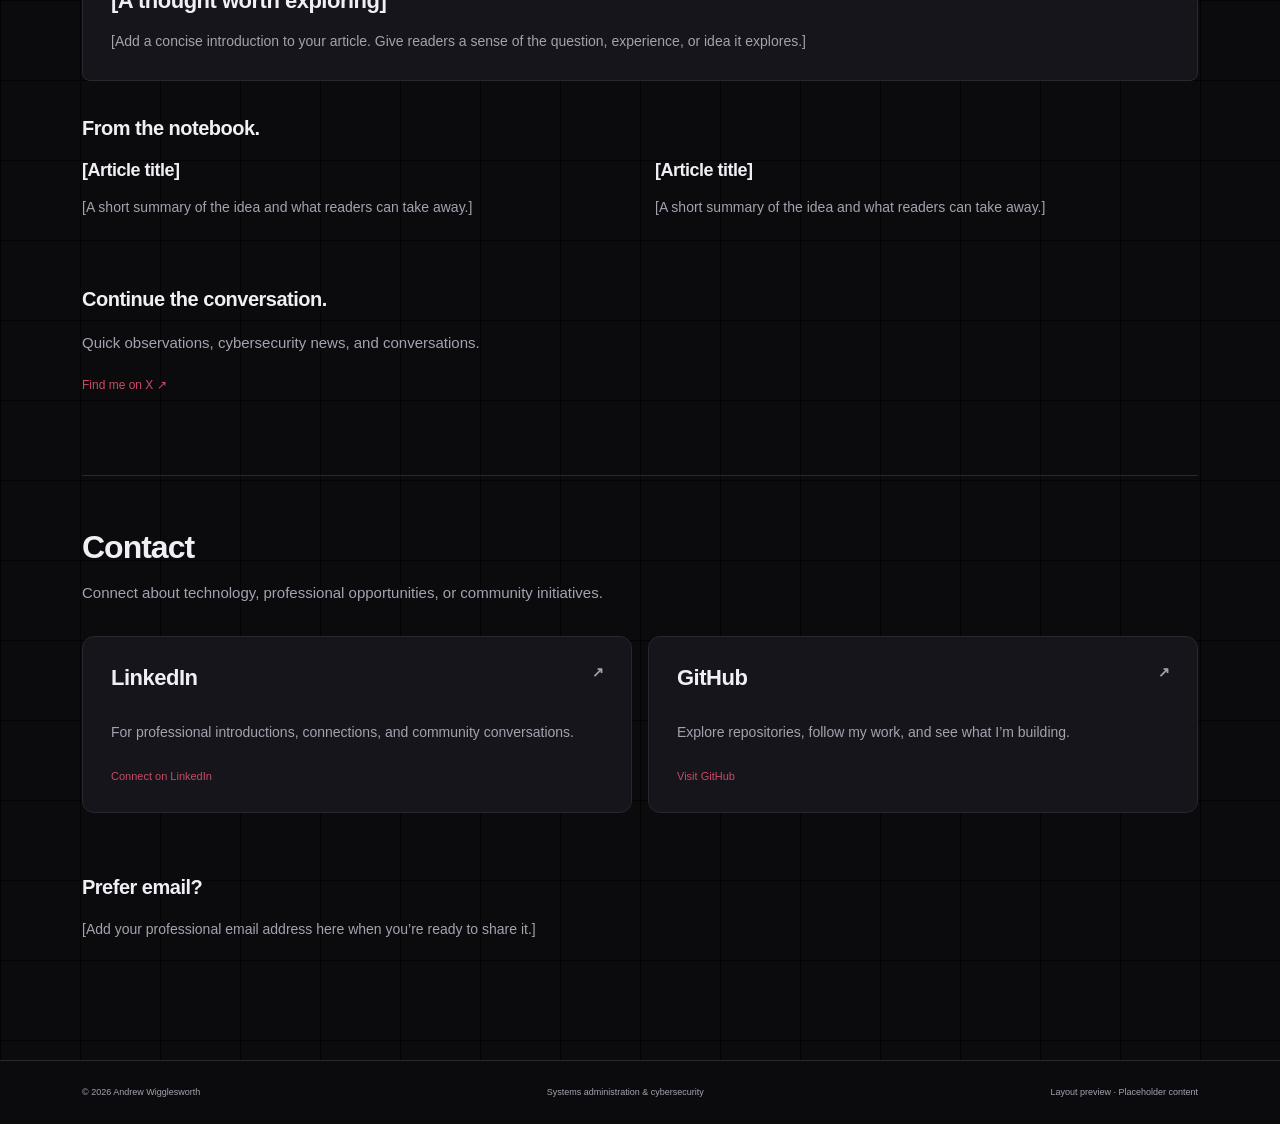
<file: about.html>
<!-- Compatibility redirect: old bookmarks now open the matching section of the one-page portfolio. -->
<!doctype html>
<!-- This redirect page is written in English. -->
<html lang="en">
  <!-- Metadata for browsers opening an older URL. -->
  <head>
    <!-- Support normal text and symbols. -->
    <meta charset="utf-8">
    <!-- Keep the fallback page readable on phones. -->
    <meta name="viewport" content="width=device-width, initial-scale=1">
    <!-- EDIT: Browser title for this old page address. -->
    <title>About | Andrew Wigglesworth</title>
    <!-- Redirect immediately. If the section ID changes, update the fragment after # here. -->
    <meta http-equiv="refresh" content="0;url=index.html#about">
  </head>
  <!-- Fallback link remains usable if automatic redirects are disabled. -->
  <body>
    <!-- EDIT: Keep this destination identical to the refresh URL above. -->
    <a href="index.html#about">Continue to About</a>
  </body>
</html>
</file>
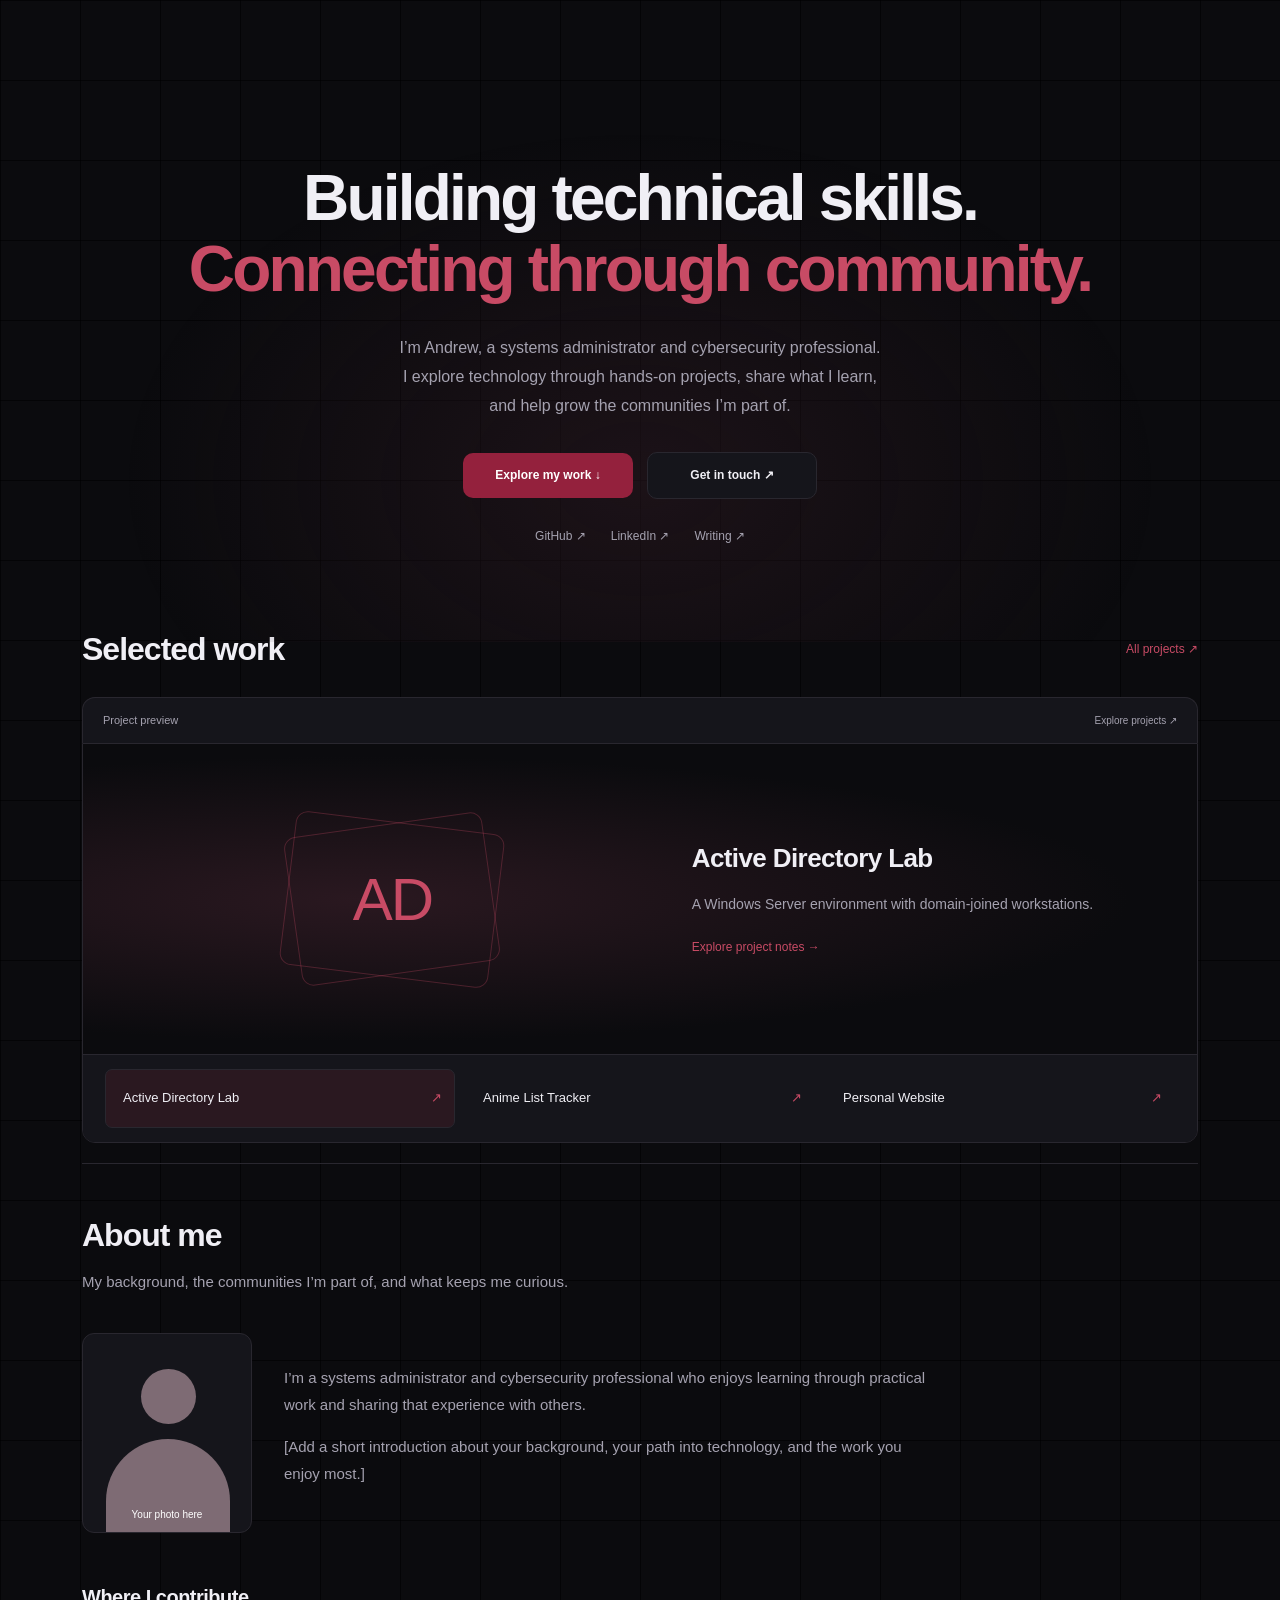
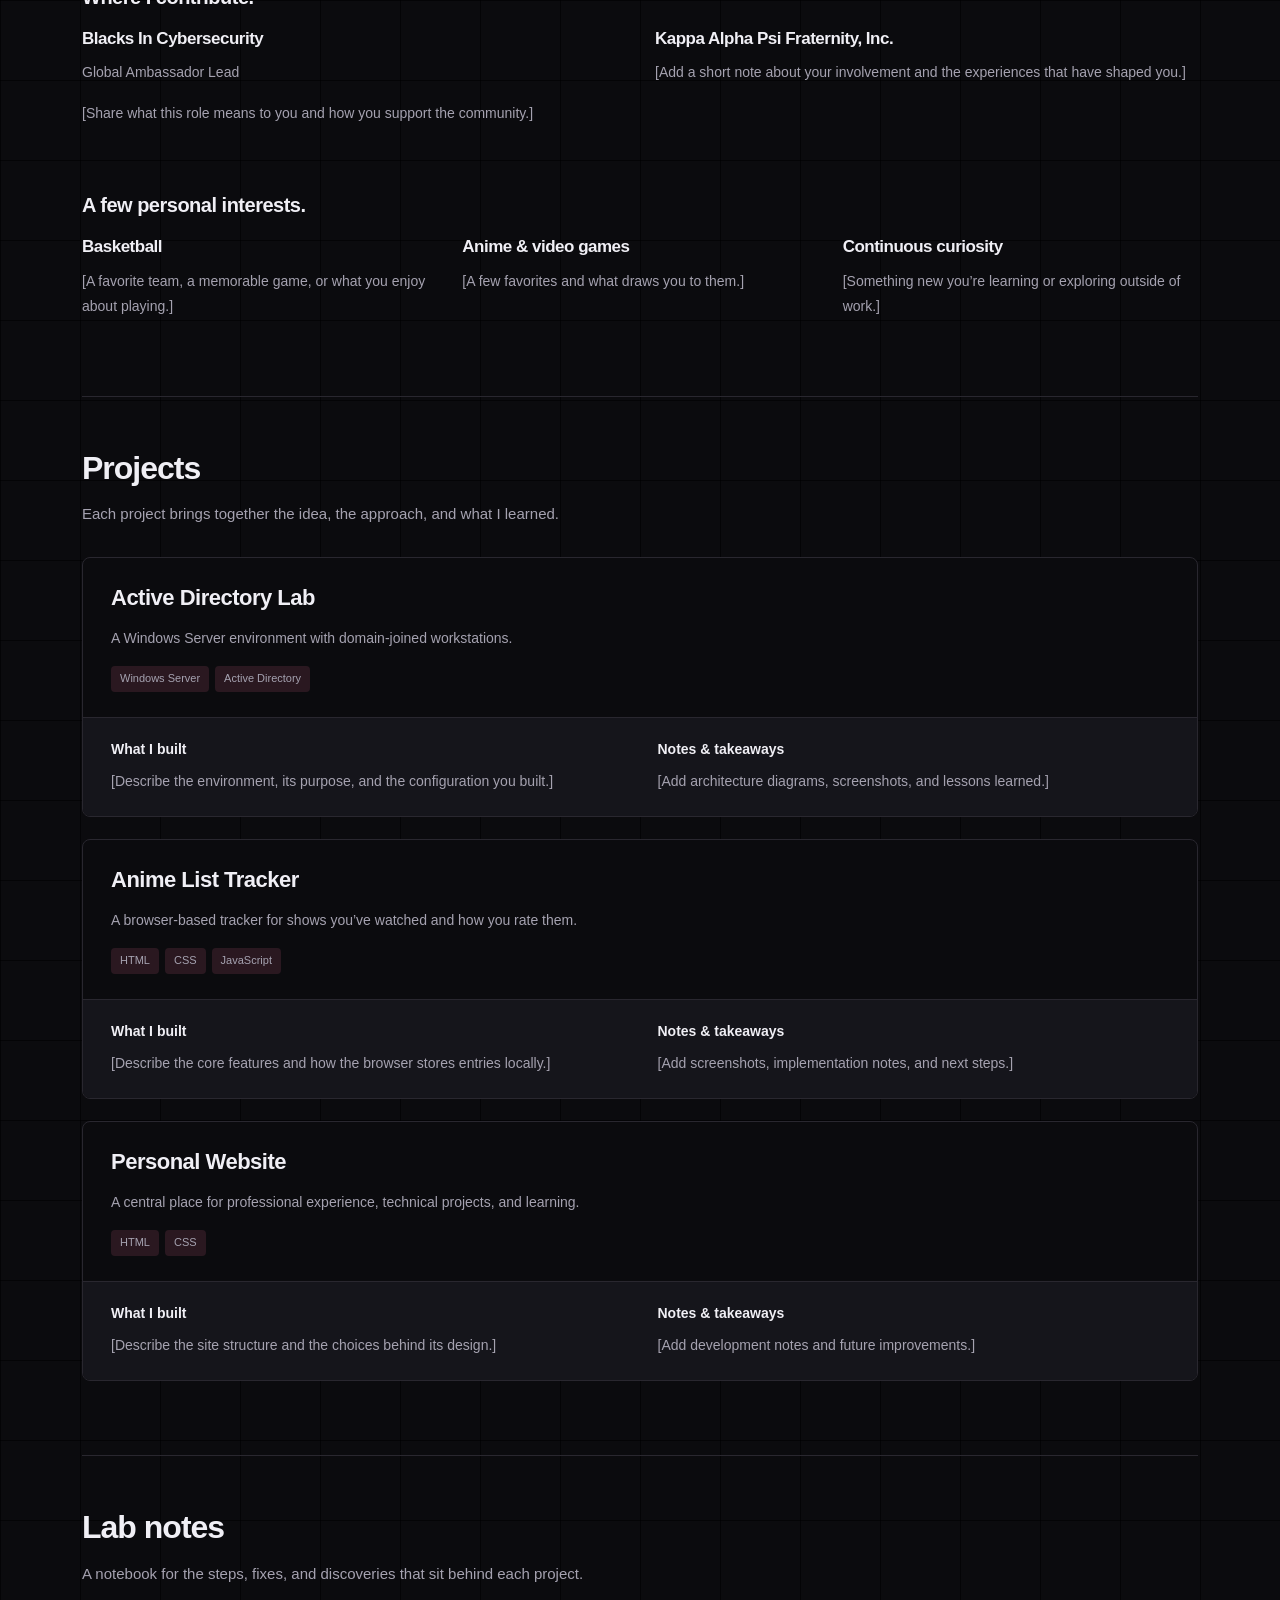
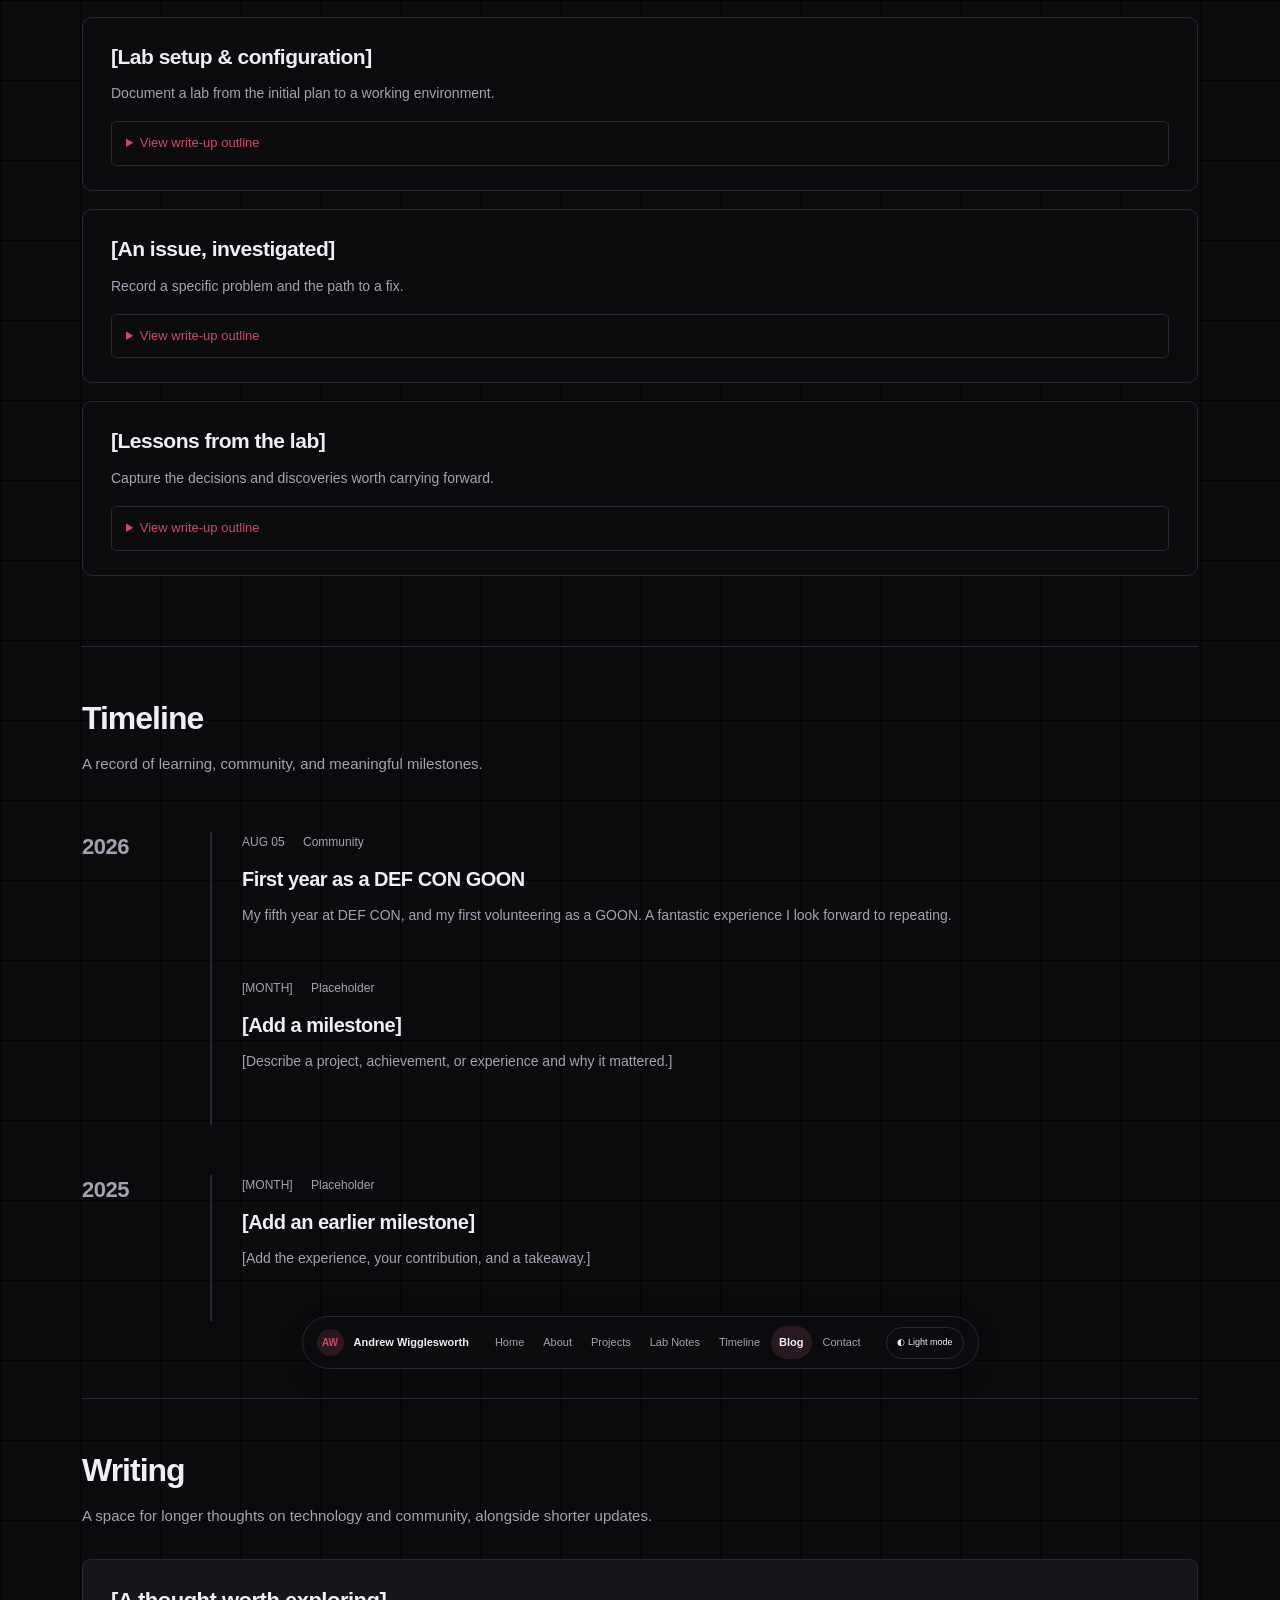
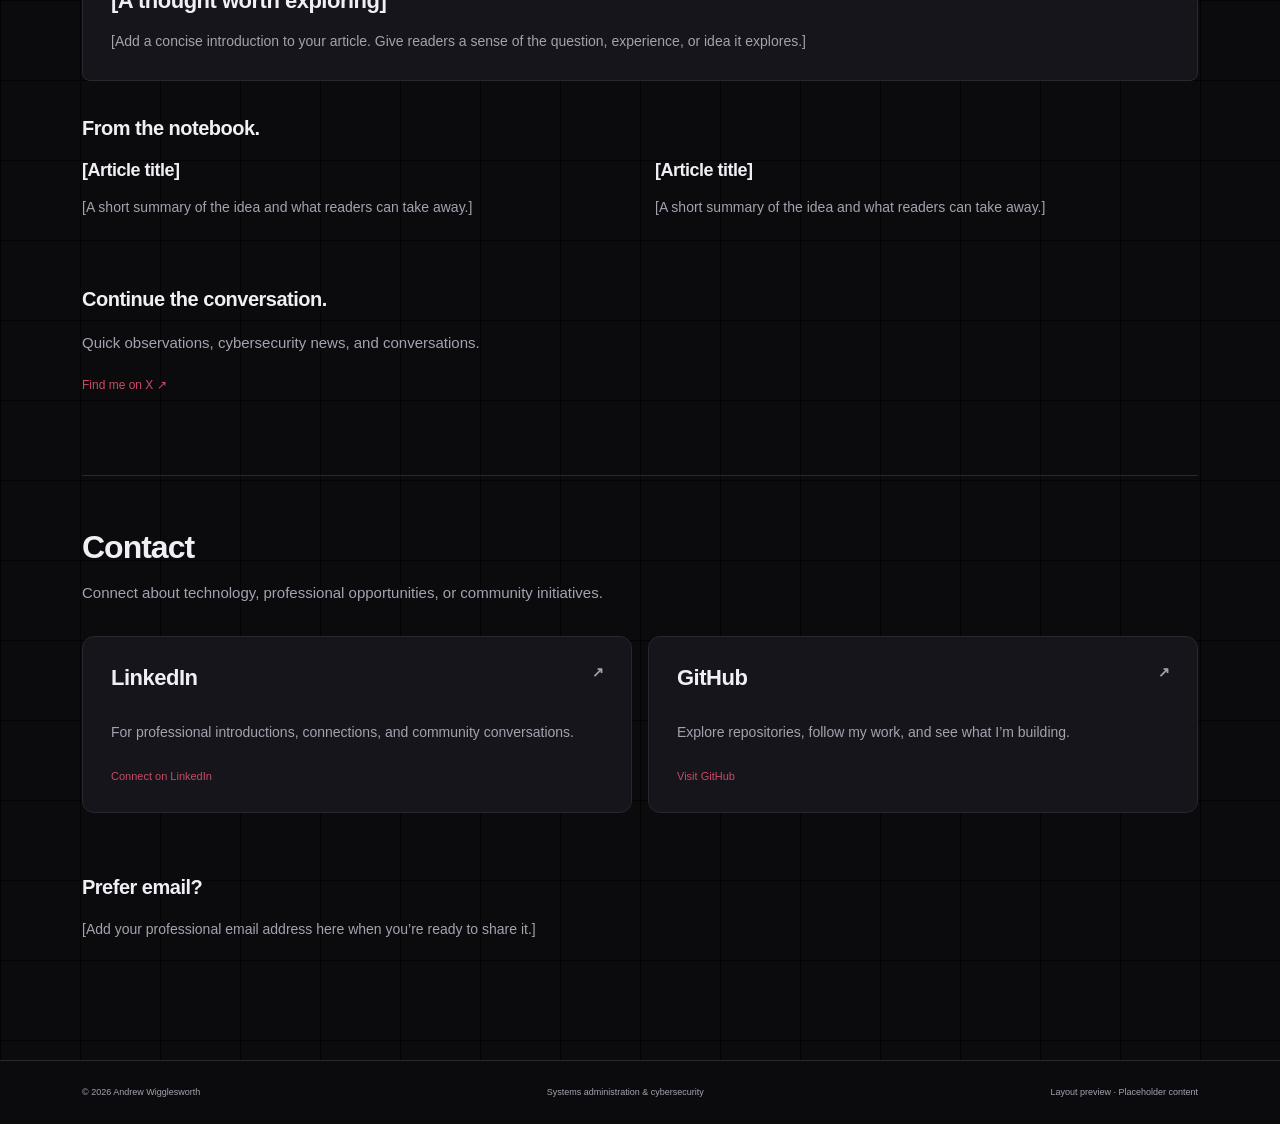
<file: blog.html>
<!-- Compatibility redirect: old bookmarks now open the matching section of the one-page portfolio. -->
<!doctype html>
<!-- This redirect page is written in English. -->
<html lang="en">
  <!-- Metadata for browsers opening an older URL. -->
  <head>
    <!-- Support normal text and symbols. -->
    <meta charset="utf-8">
    <!-- Keep the fallback page readable on phones. -->
    <meta name="viewport" content="width=device-width, initial-scale=1">
    <!-- EDIT: Browser title for this old page address. -->
    <title>Writing | Andrew Wigglesworth</title>
    <!-- Redirect immediately. If the section ID changes, update the fragment after # here. -->
    <meta http-equiv="refresh" content="0;url=index.html#blog">
  </head>
  <!-- Fallback link remains usable if automatic redirects are disabled. -->
  <body>
    <!-- EDIT: Keep this destination identical to the refresh URL above. -->
    <a href="index.html#blog">Continue to Writing</a>
  </body>
</html>
</file>
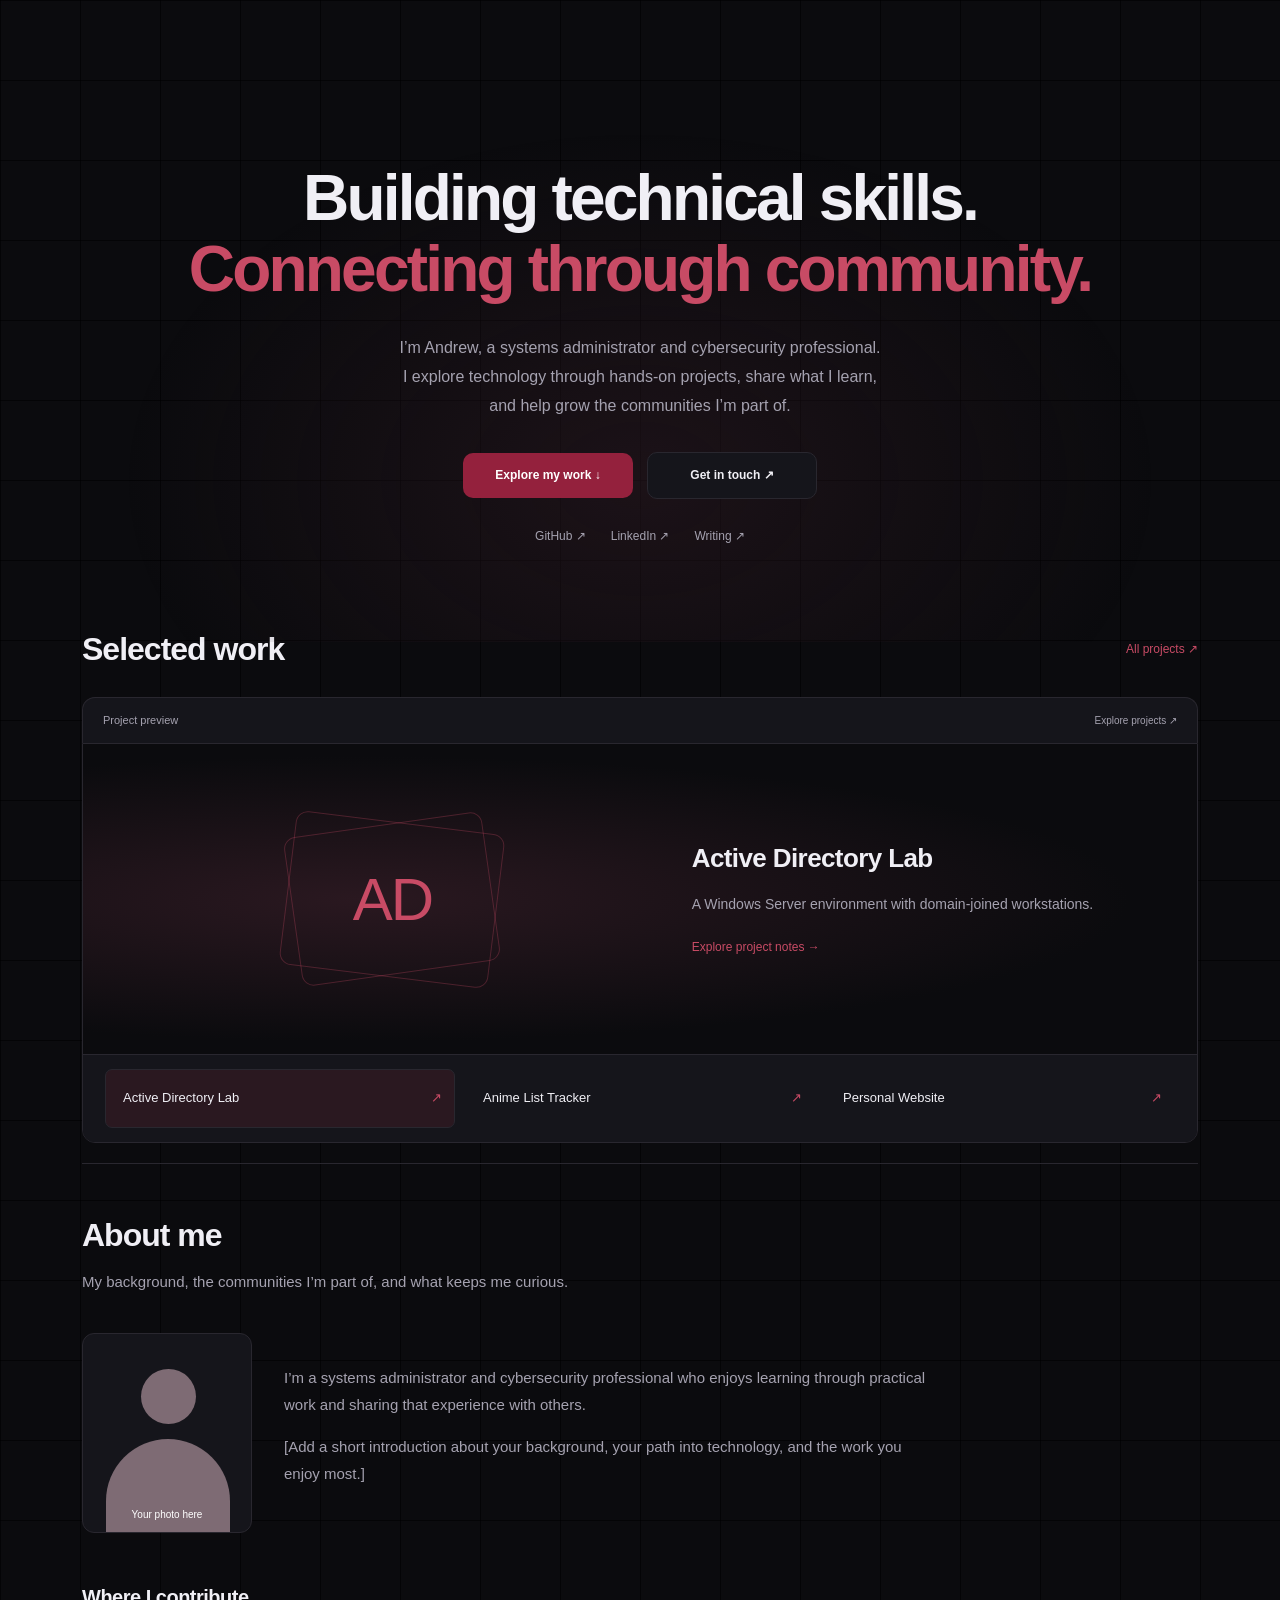
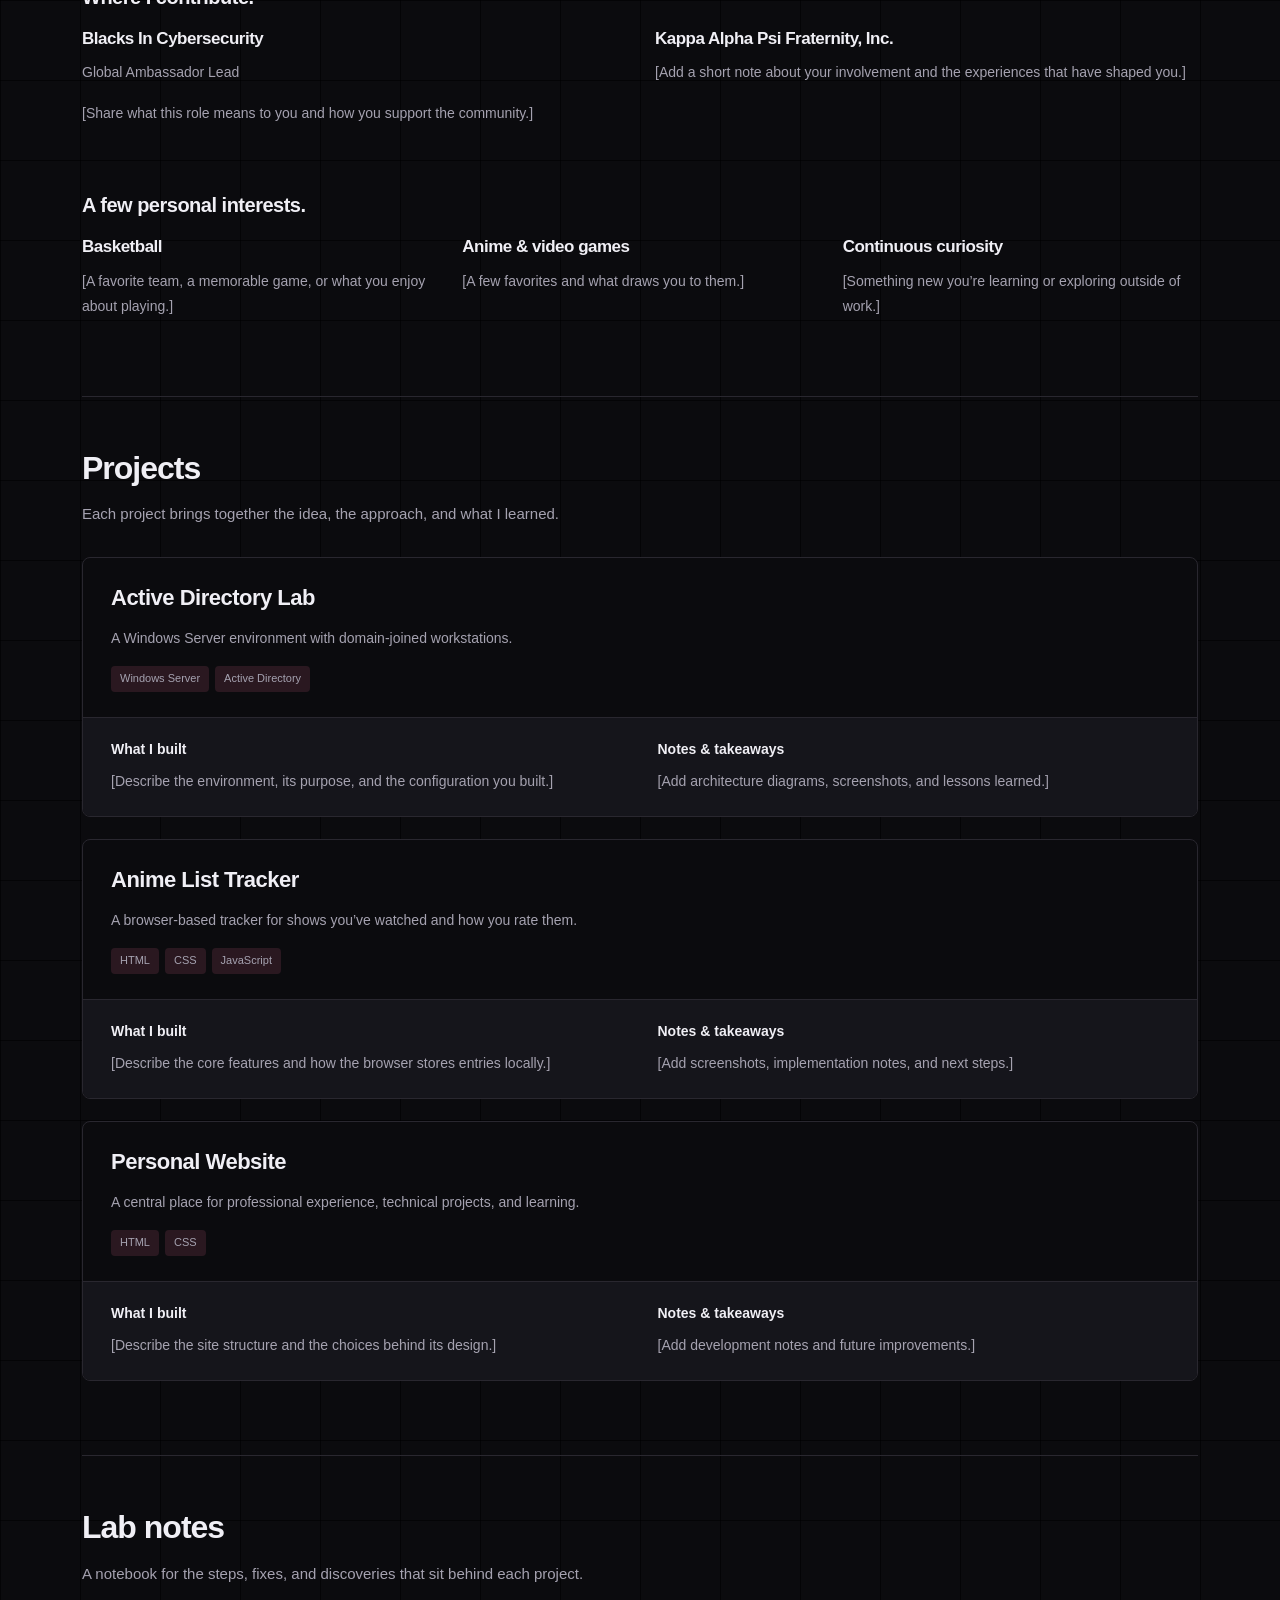
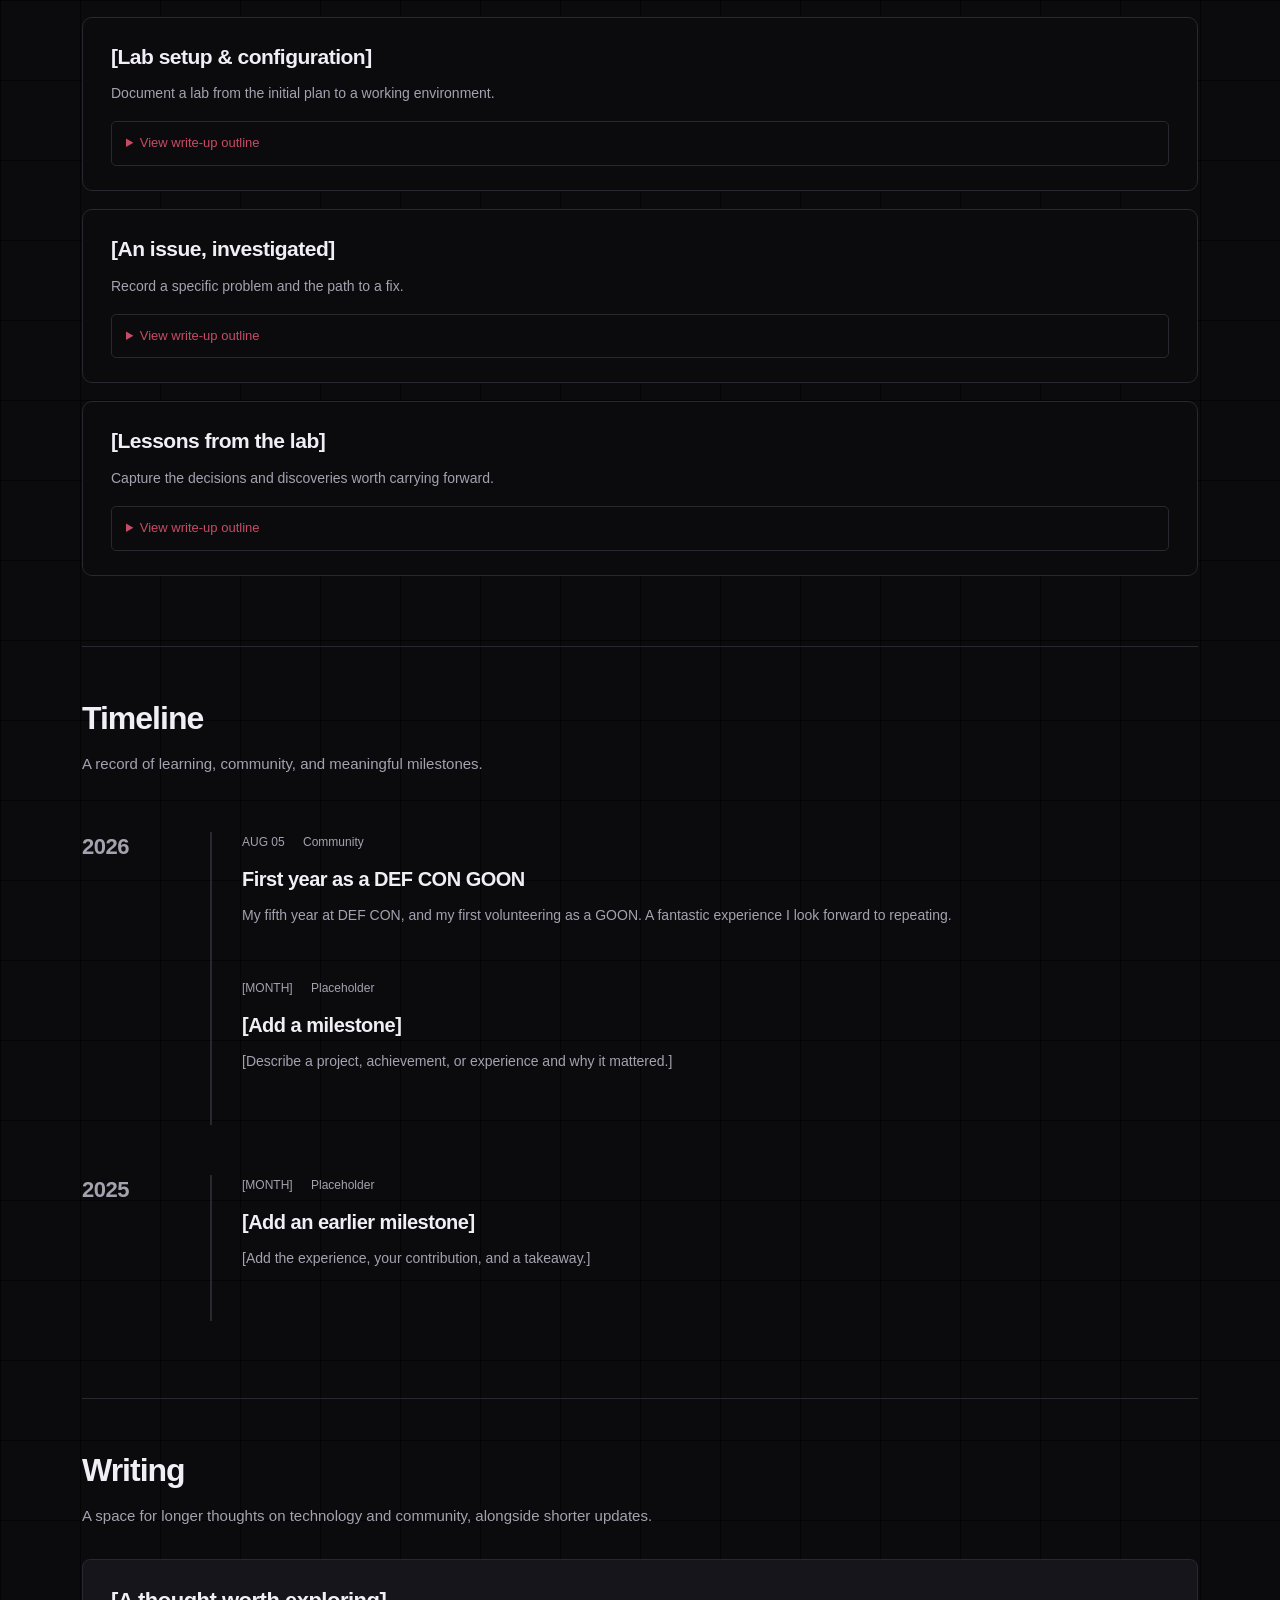
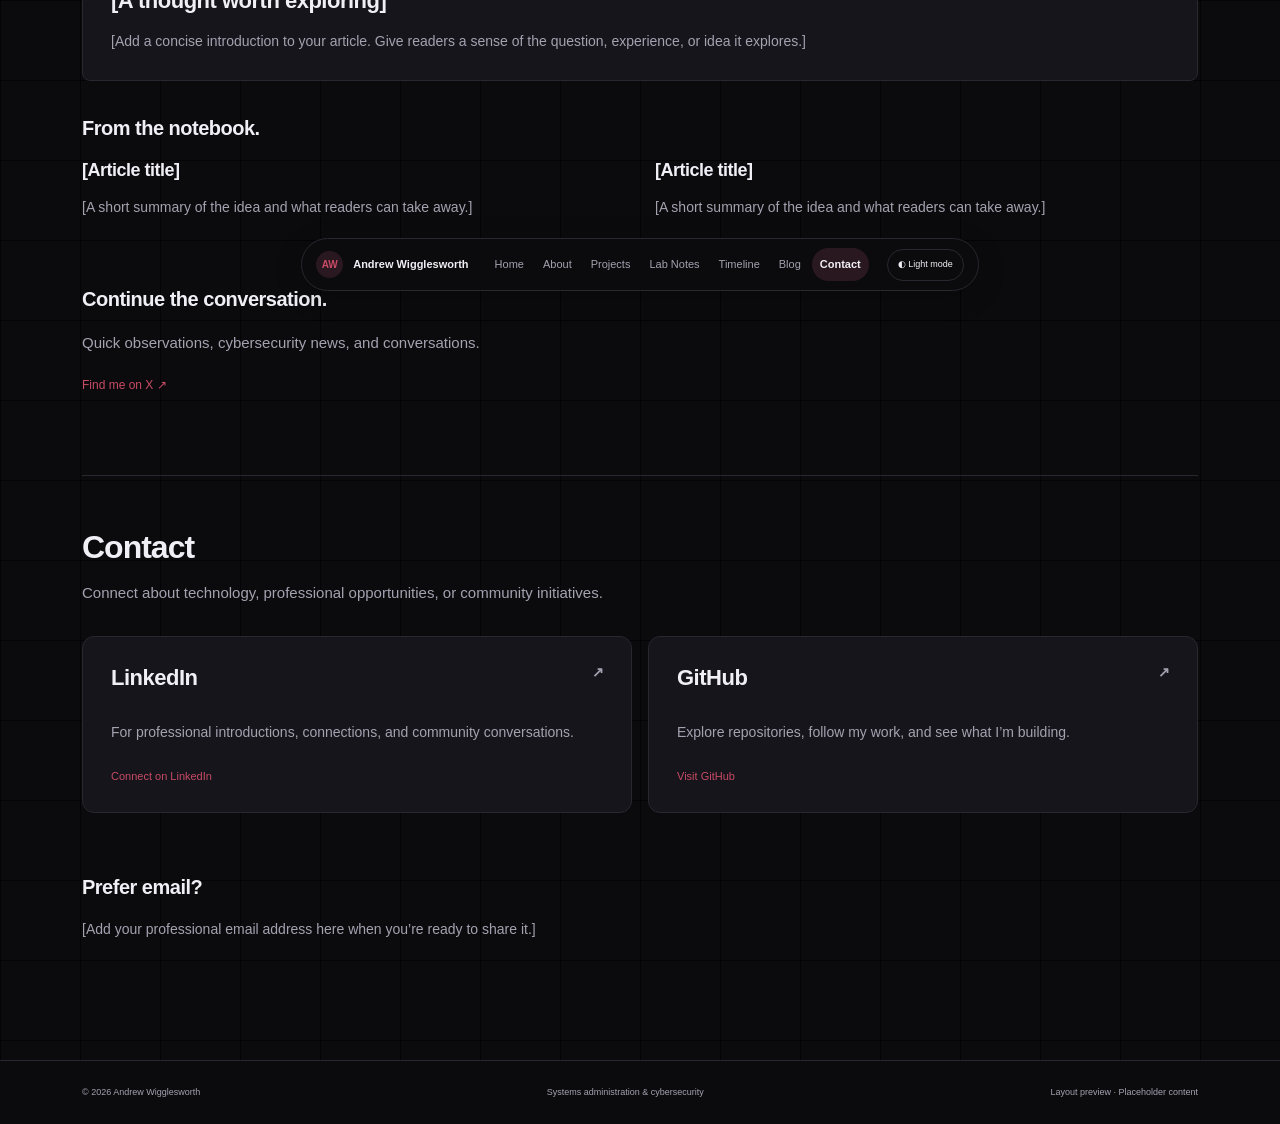
<file: contact.html>
<!-- Compatibility redirect: old bookmarks now open the matching section of the one-page portfolio. -->
<!doctype html>
<!-- This redirect page is written in English. -->
<html lang="en">
  <!-- Metadata for browsers opening an older URL. -->
  <head>
    <!-- Support normal text and symbols. -->
    <meta charset="utf-8">
    <!-- Keep the fallback page readable on phones. -->
    <meta name="viewport" content="width=device-width, initial-scale=1">
    <!-- EDIT: Browser title for this old page address. -->
    <title>Contact | Andrew Wigglesworth</title>
    <!-- Redirect immediately. If the section ID changes, update the fragment after # here. -->
    <meta http-equiv="refresh" content="0;url=index.html#contact">
  </head>
  <!-- Fallback link remains usable if automatic redirects are disabled. -->
  <body>
    <!-- EDIT: Keep this destination identical to the refresh URL above. -->
    <a href="index.html#contact">Continue to Contact</a>
  </body>
</html>
</file>
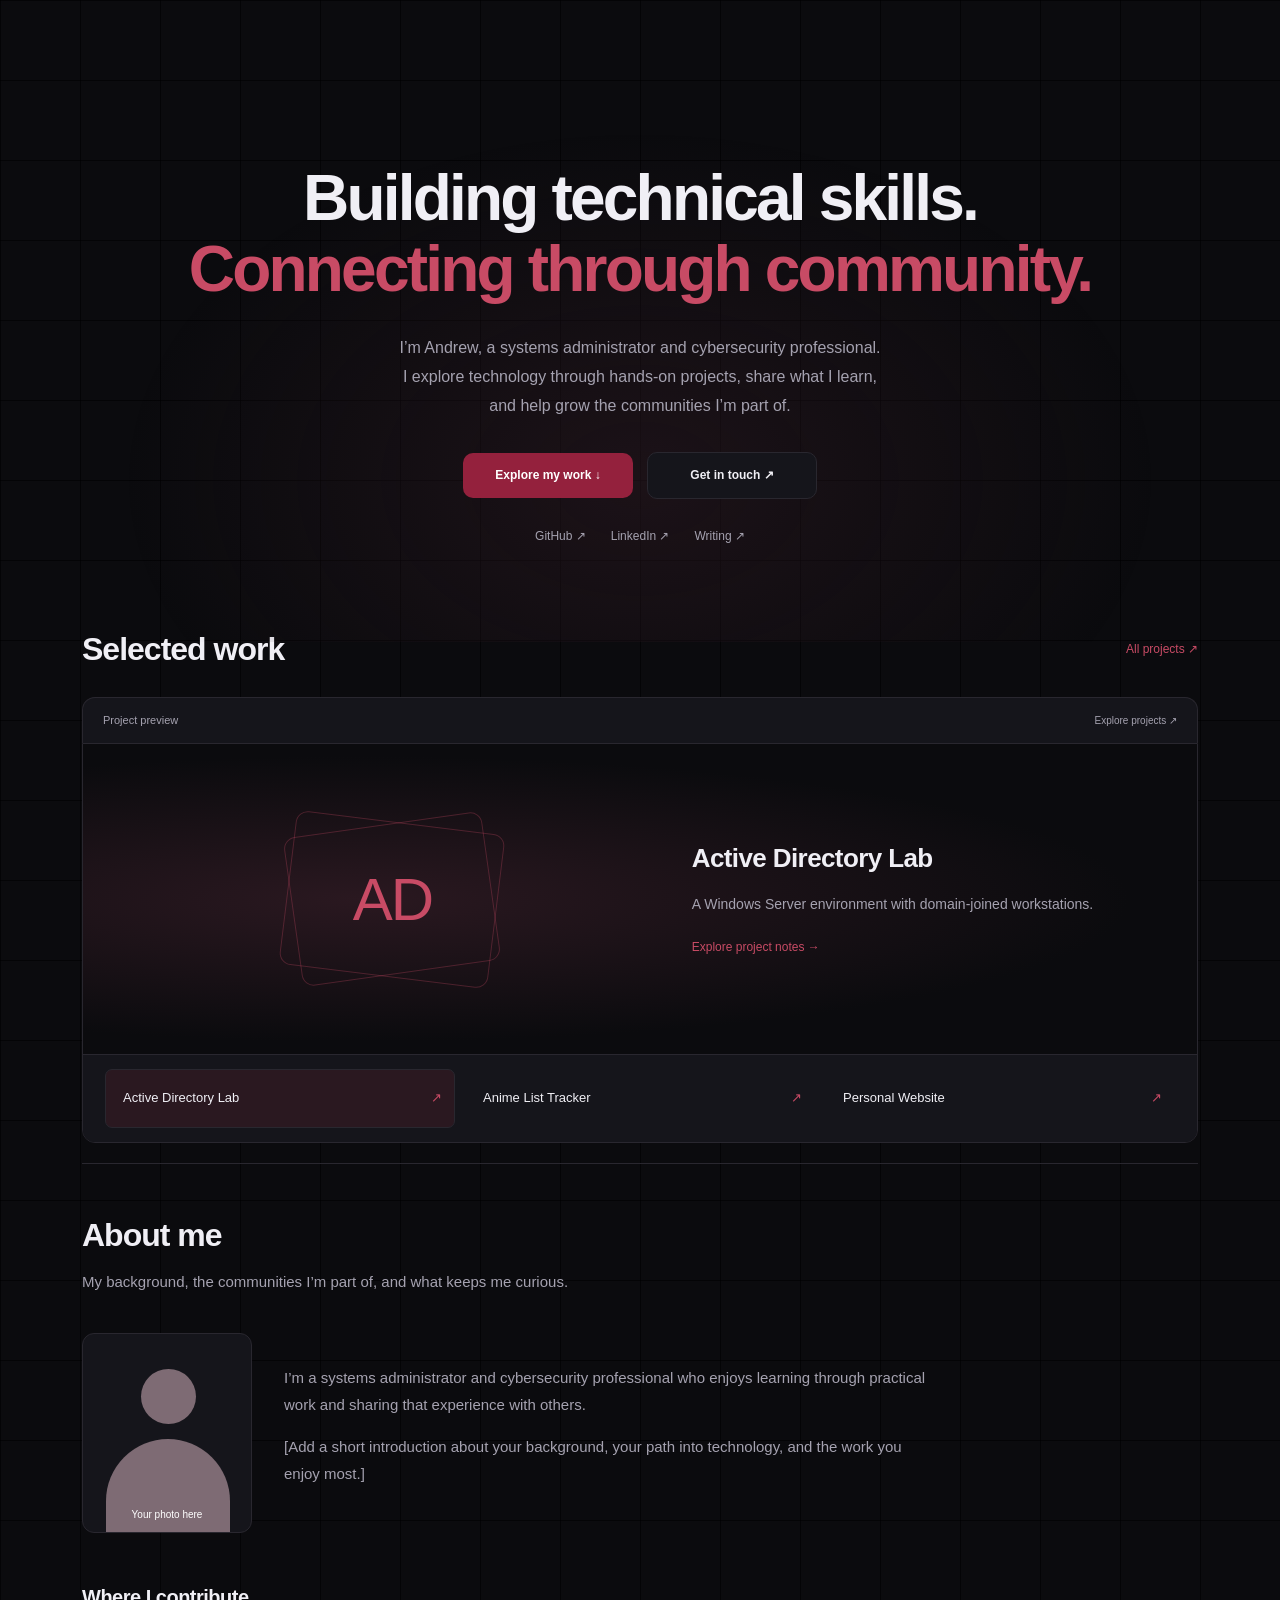
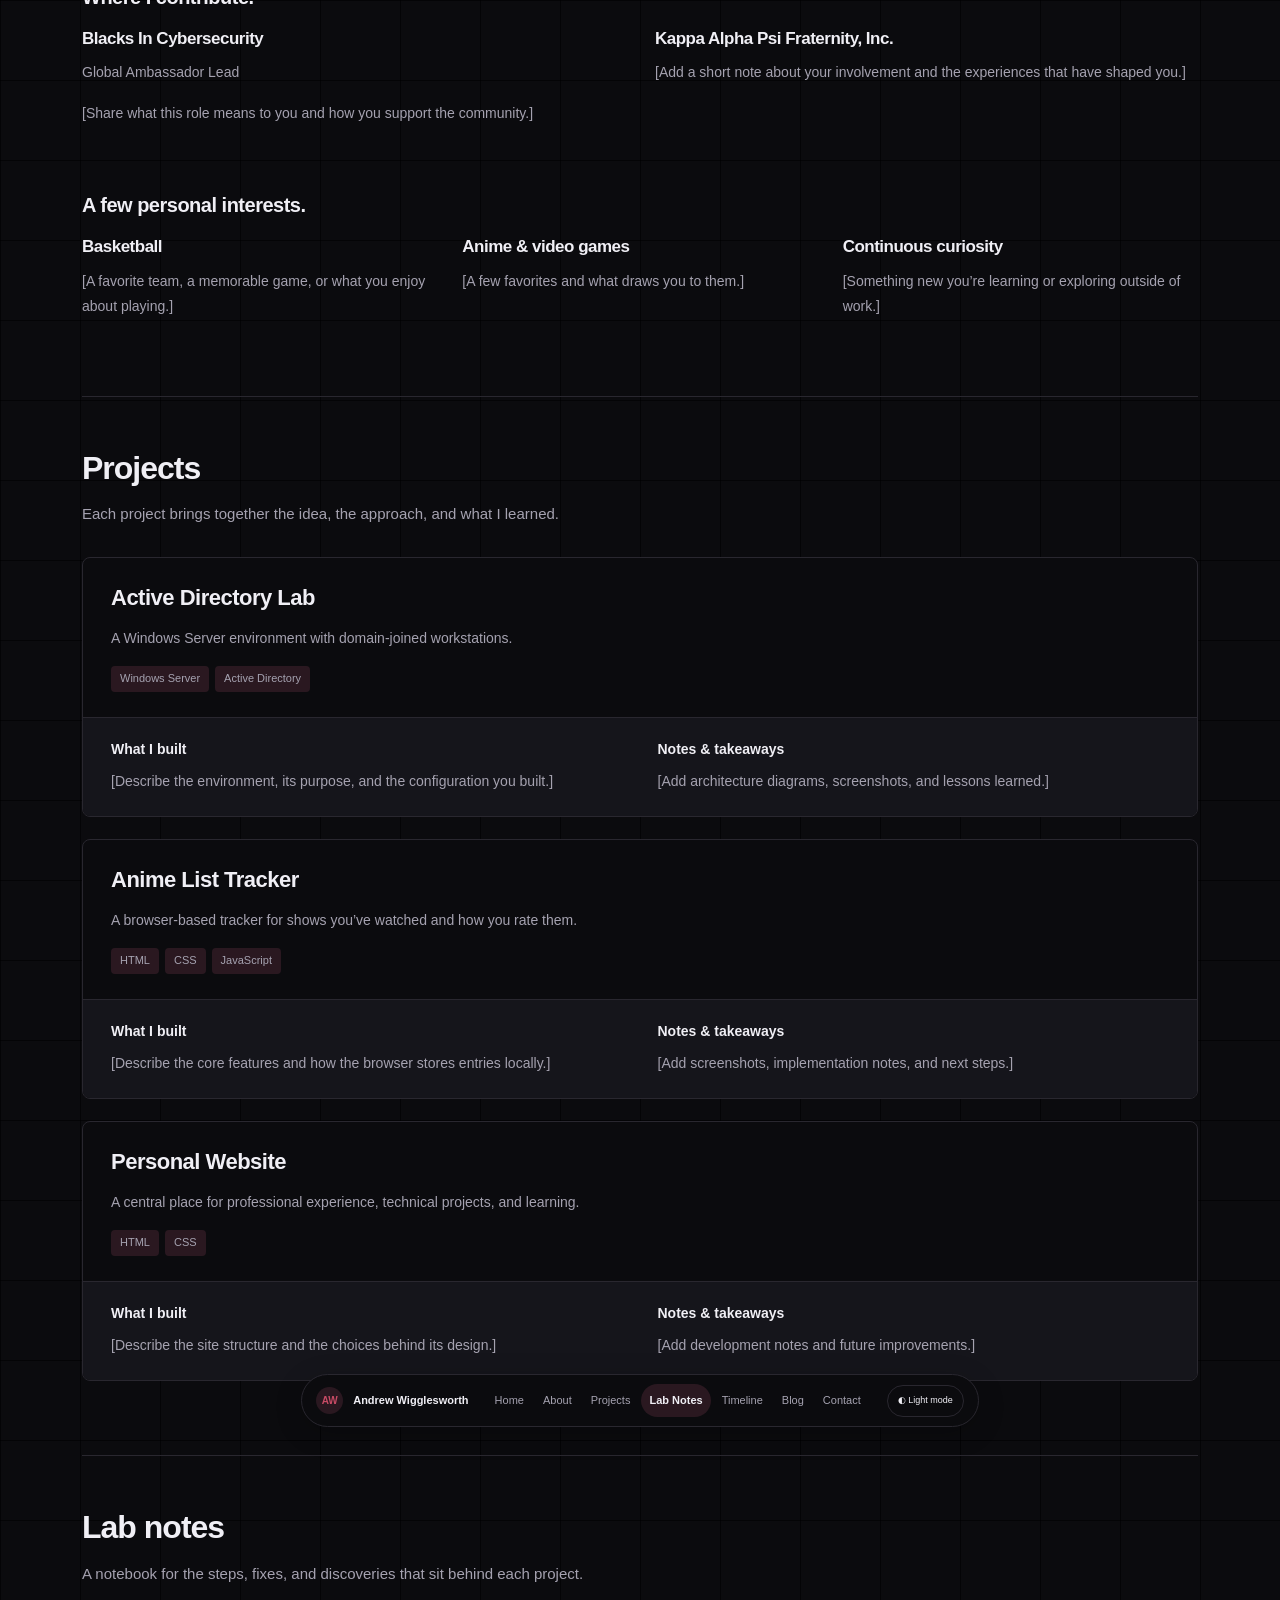
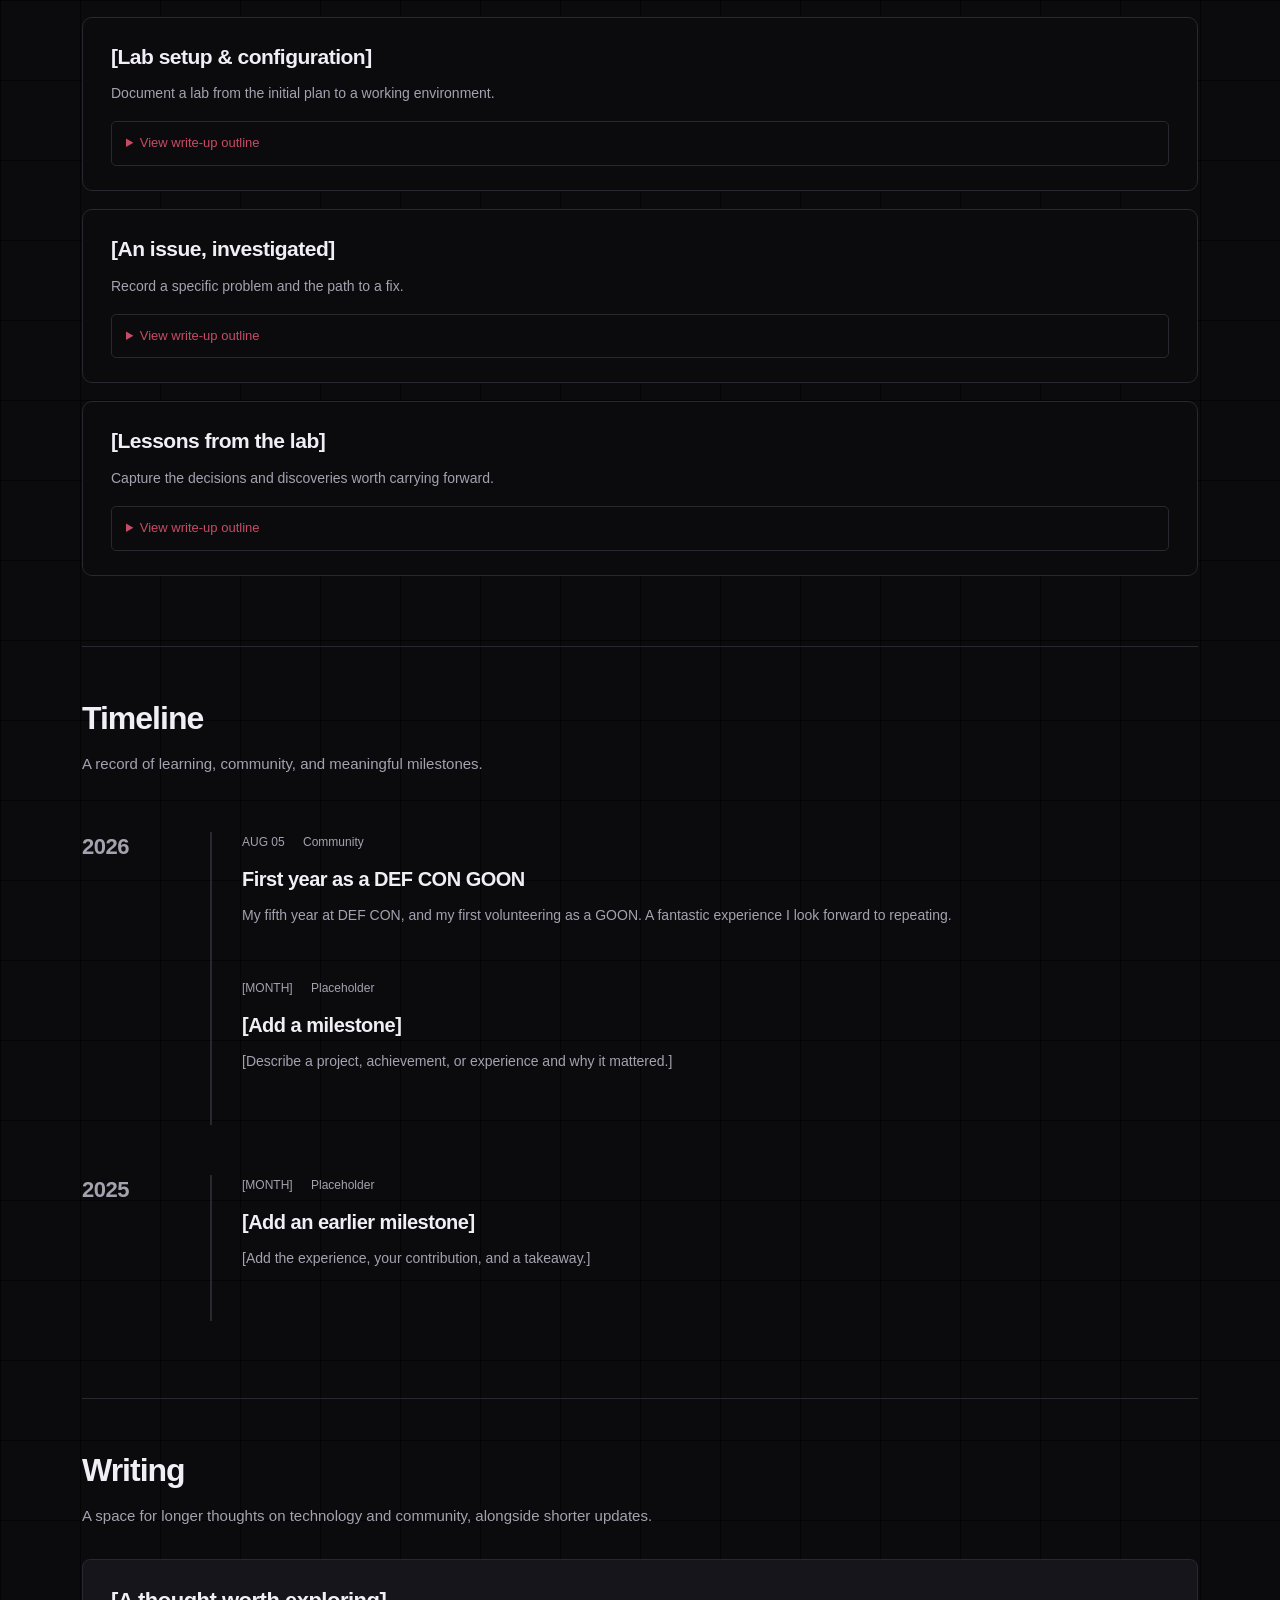
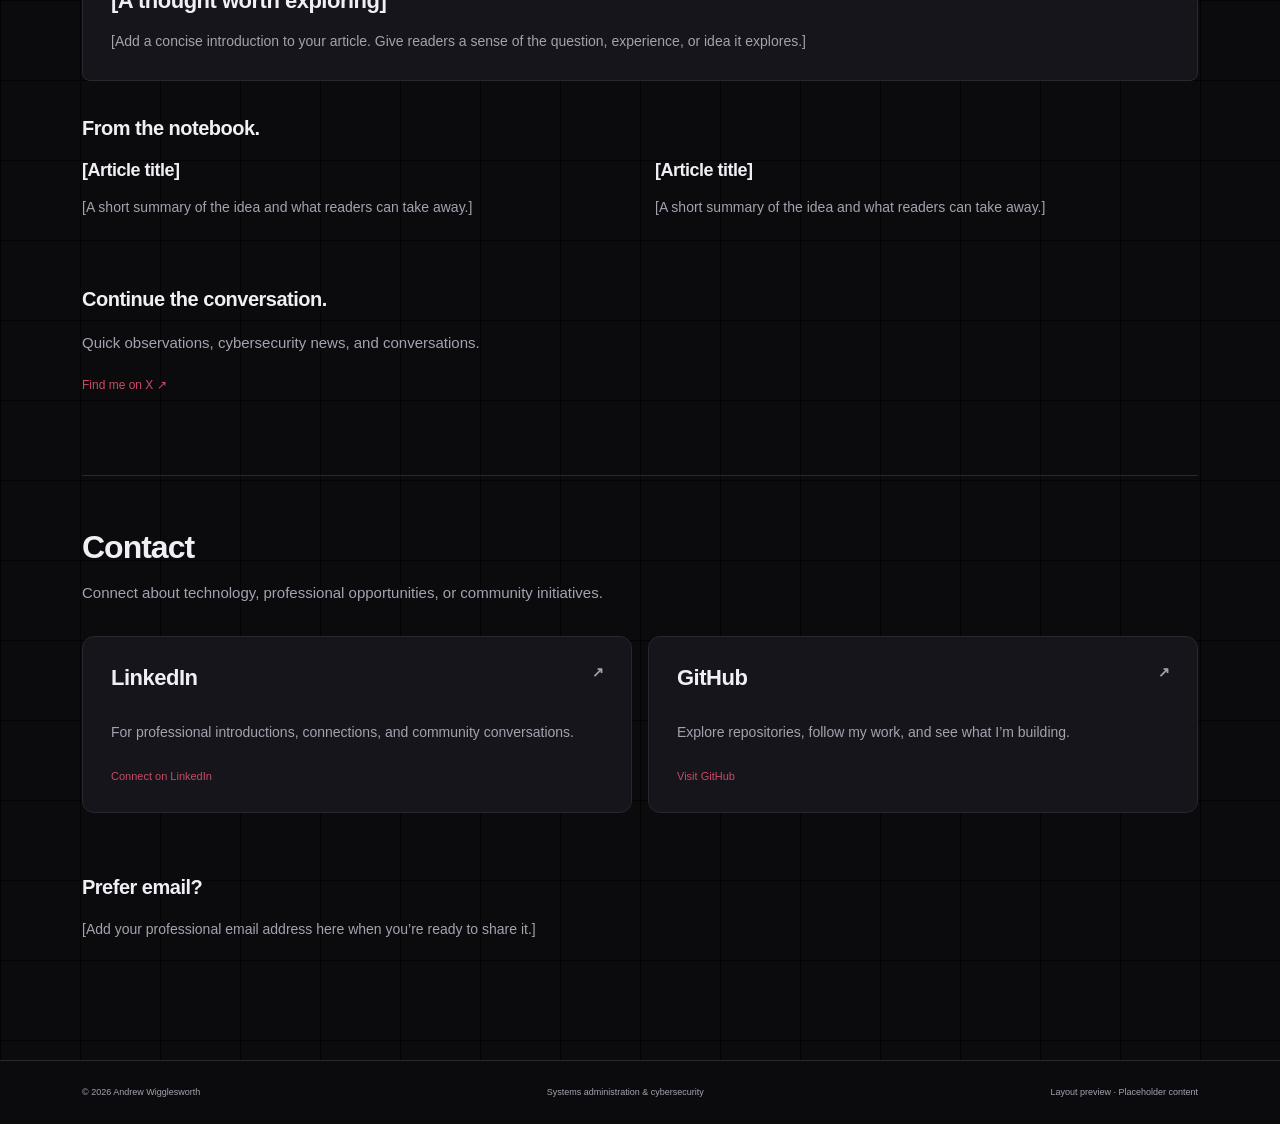
<file: lab-notes.html>
<!-- Compatibility redirect: old bookmarks now open the matching section of the one-page portfolio. -->
<!doctype html>
<!-- This redirect page is written in English. -->
<html lang="en">
  <!-- Metadata for browsers opening an older URL. -->
  <head>
    <!-- Support normal text and symbols. -->
    <meta charset="utf-8">
    <!-- Keep the fallback page readable on phones. -->
    <meta name="viewport" content="width=device-width, initial-scale=1">
    <!-- EDIT: Browser title for this old page address. -->
    <title>Lab notes | Andrew Wigglesworth</title>
    <!-- Redirect immediately. If the section ID changes, update the fragment after # here. -->
    <meta http-equiv="refresh" content="0;url=index.html#lab-notes">
  </head>
  <!-- Fallback link remains usable if automatic redirects are disabled. -->
  <body>
    <!-- EDIT: Keep this destination identical to the refresh URL above. -->
    <a href="index.html#lab-notes">Continue to Lab notes</a>
  </body>
</html>
</file>
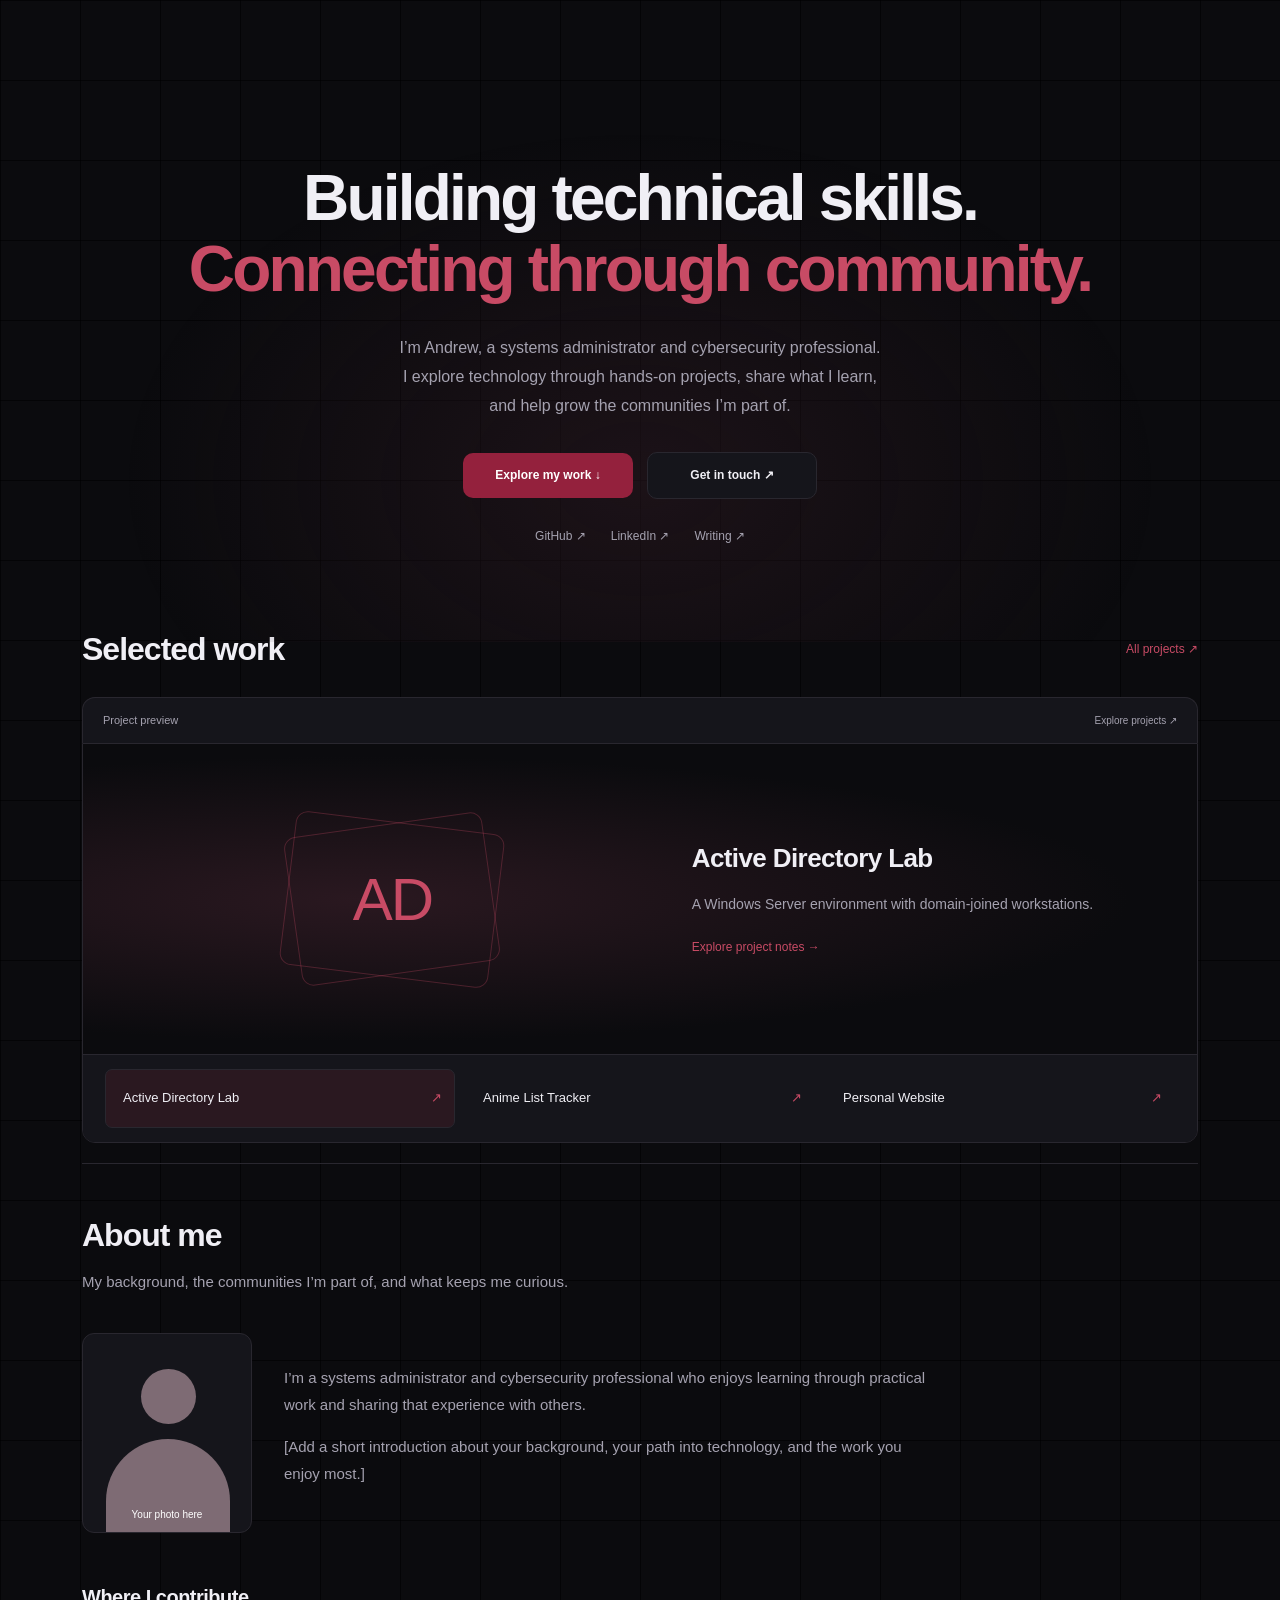
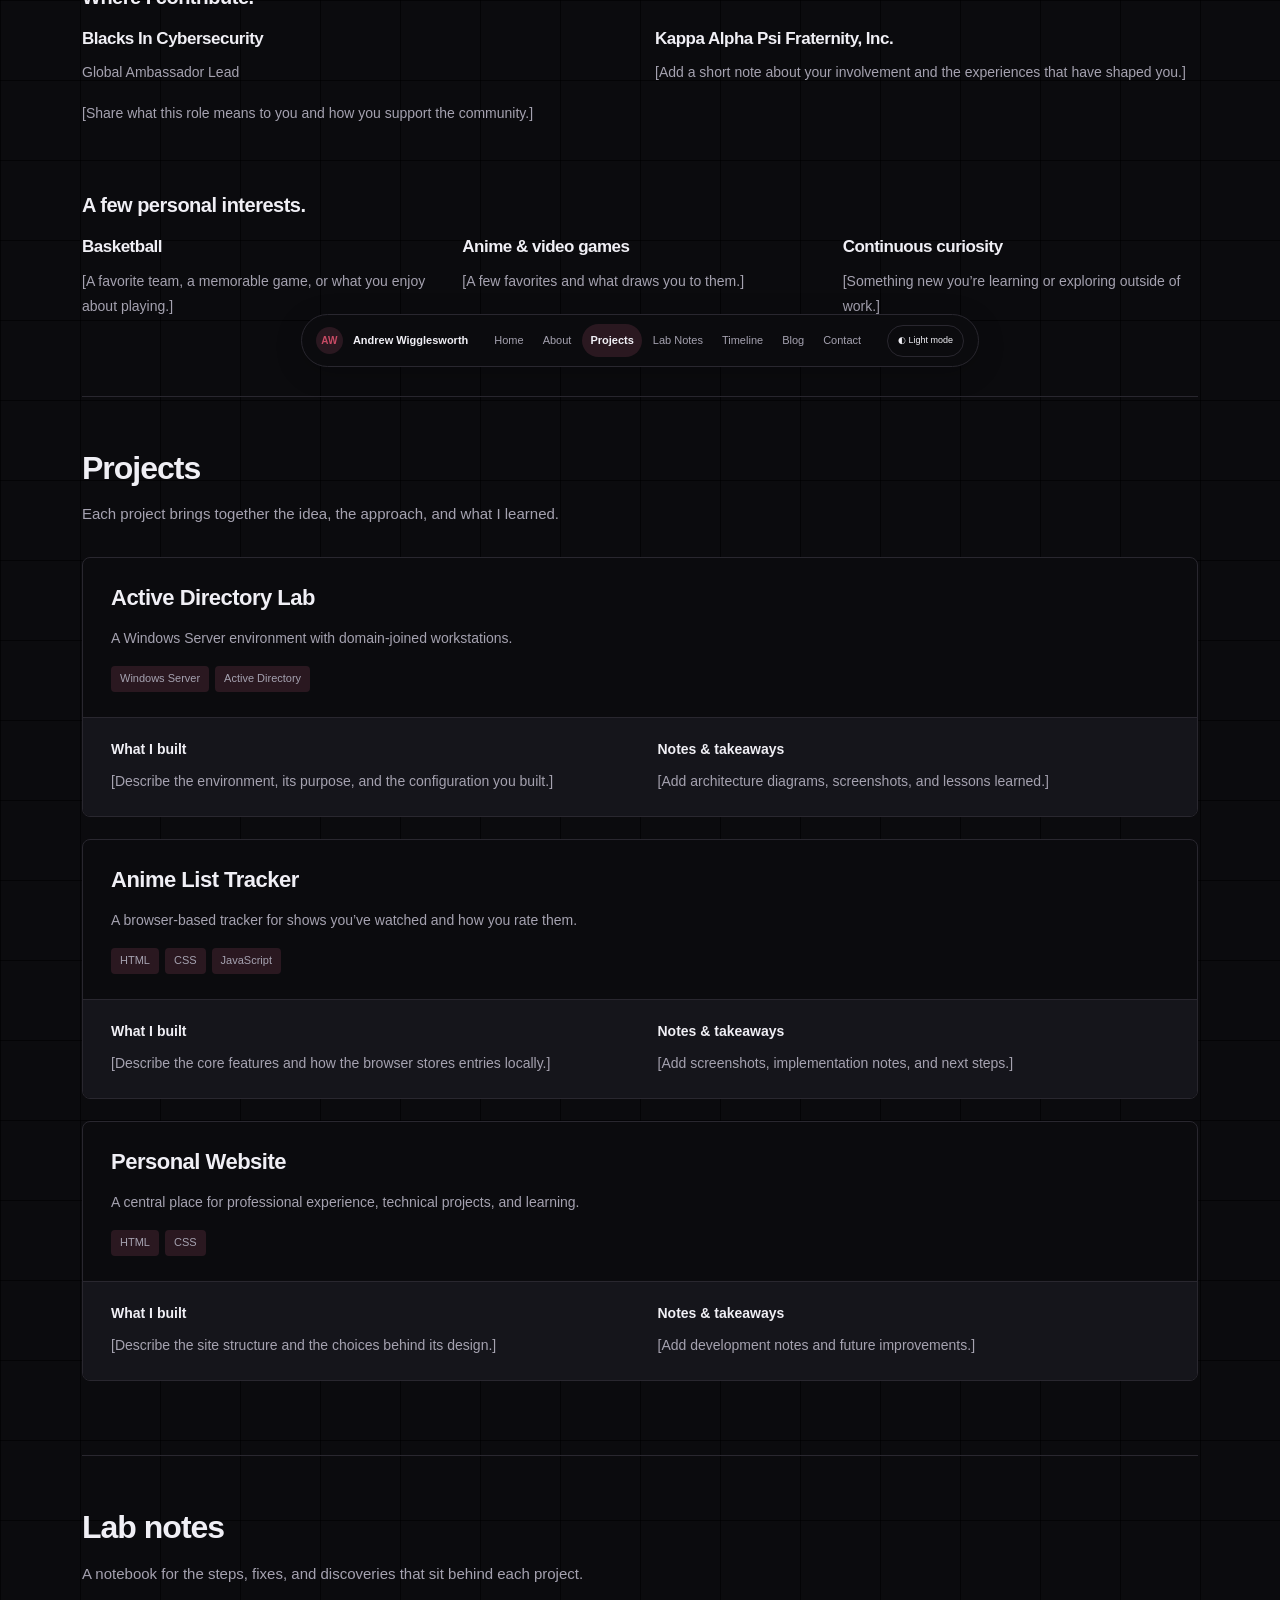
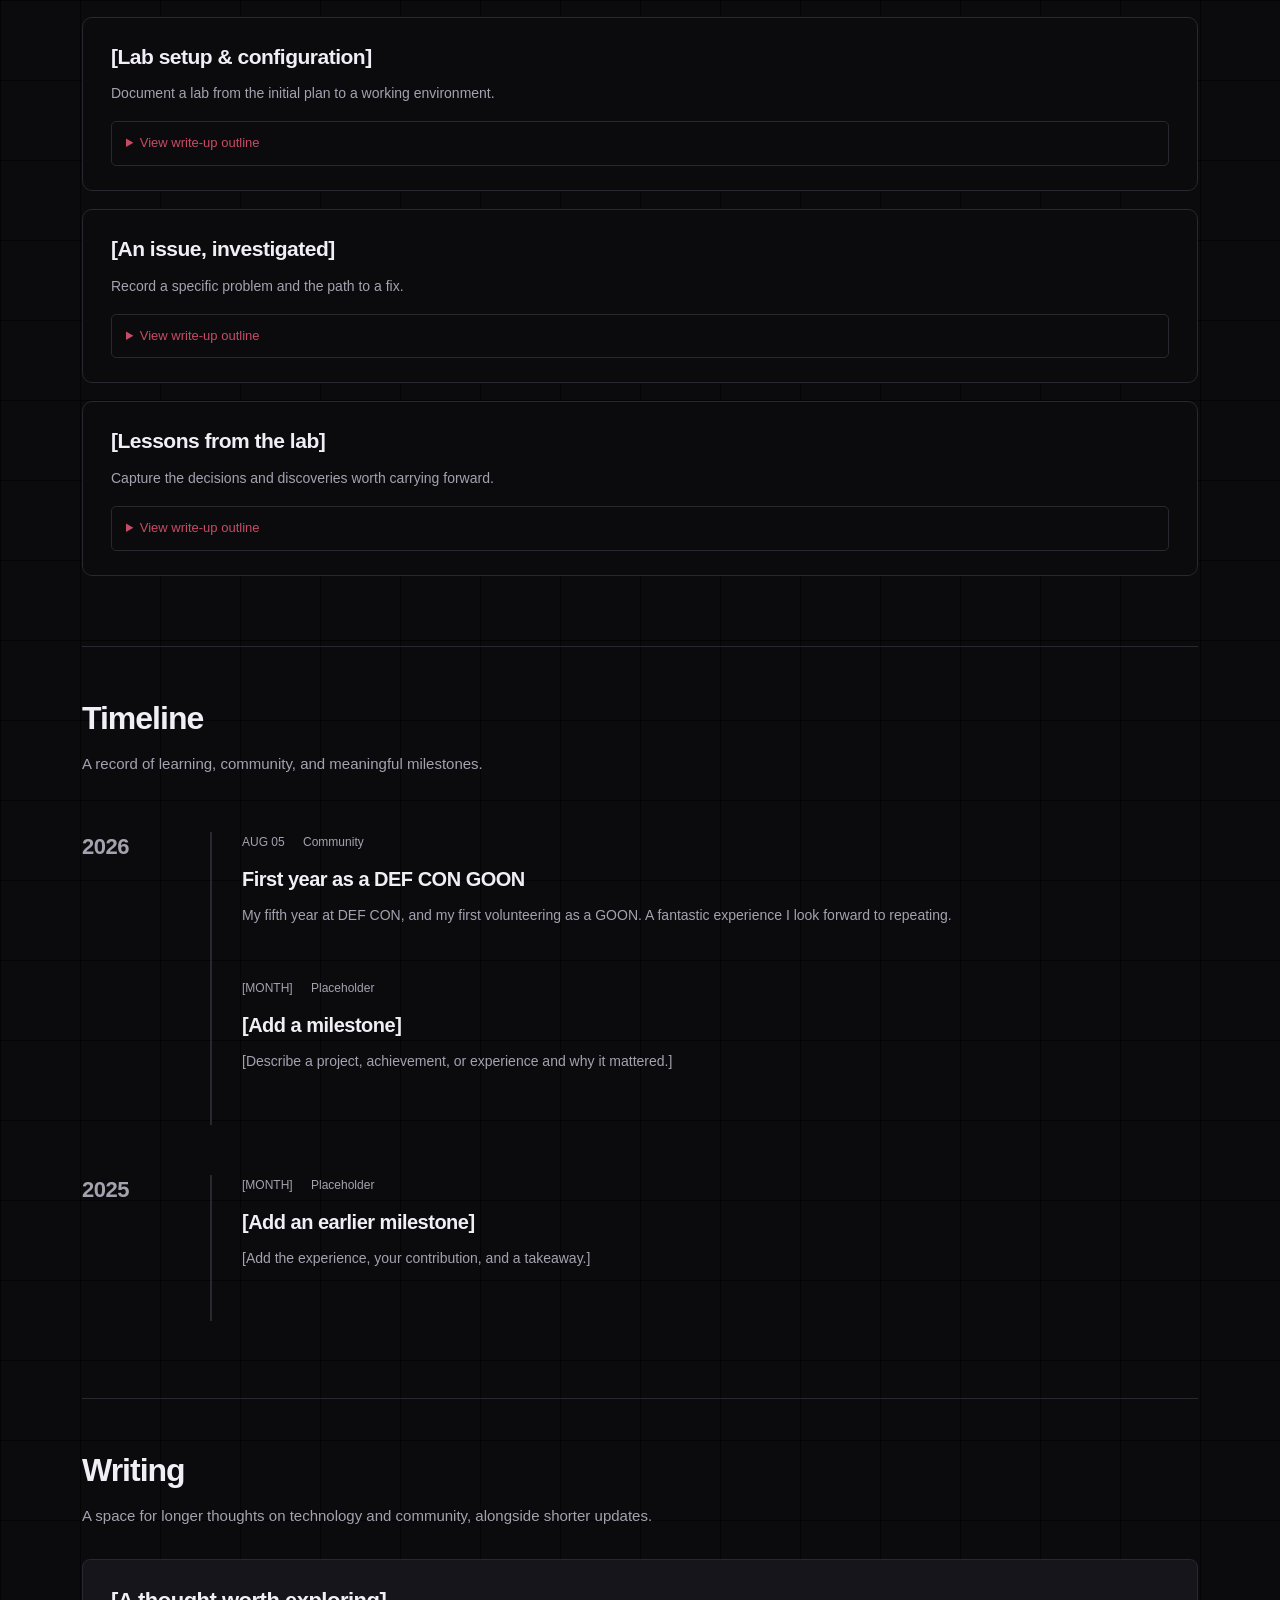
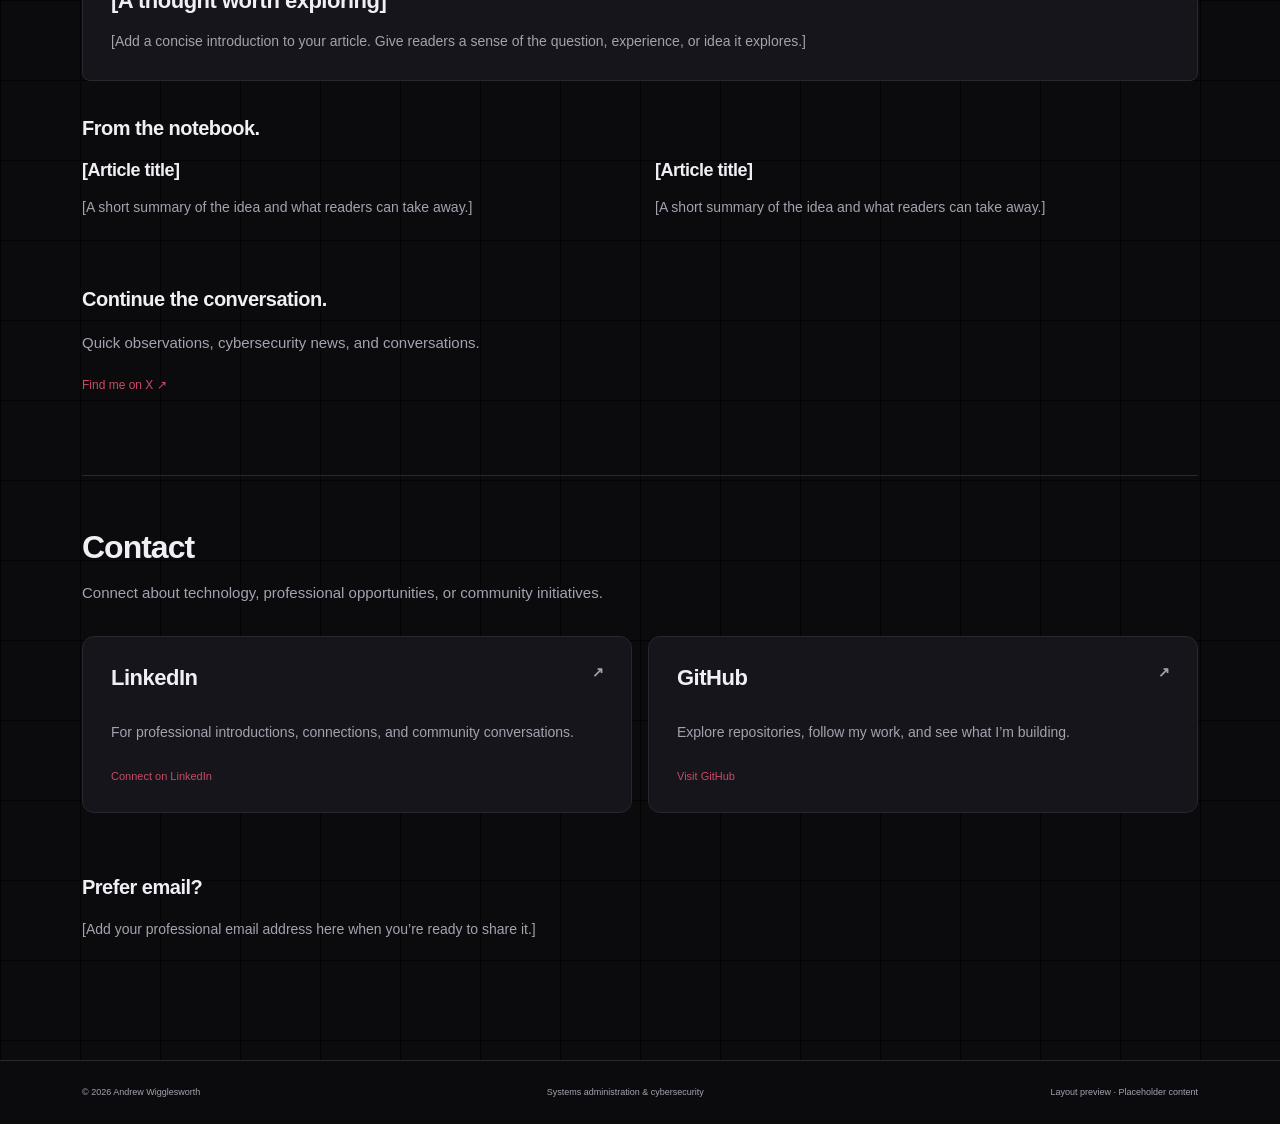
<file: projects.html>
<!-- Compatibility redirect: old bookmarks now open the matching section of the one-page portfolio. -->
<!doctype html>
<!-- This redirect page is written in English. -->
<html lang="en">
  <!-- Metadata for browsers opening an older URL. -->
  <head>
    <!-- Support normal text and symbols. -->
    <meta charset="utf-8">
    <!-- Keep the fallback page readable on phones. -->
    <meta name="viewport" content="width=device-width, initial-scale=1">
    <!-- EDIT: Browser title for this old page address. -->
    <title>Projects | Andrew Wigglesworth</title>
    <!-- Redirect immediately. If the section ID changes, update the fragment after # here. -->
    <meta http-equiv="refresh" content="0;url=index.html#projects">
  </head>
  <!-- Fallback link remains usable if automatic redirects are disabled. -->
  <body>
    <!-- EDIT: Keep this destination identical to the refresh URL above. -->
    <a href="index.html#projects">Continue to Projects</a>
  </body>
</html>
</file>
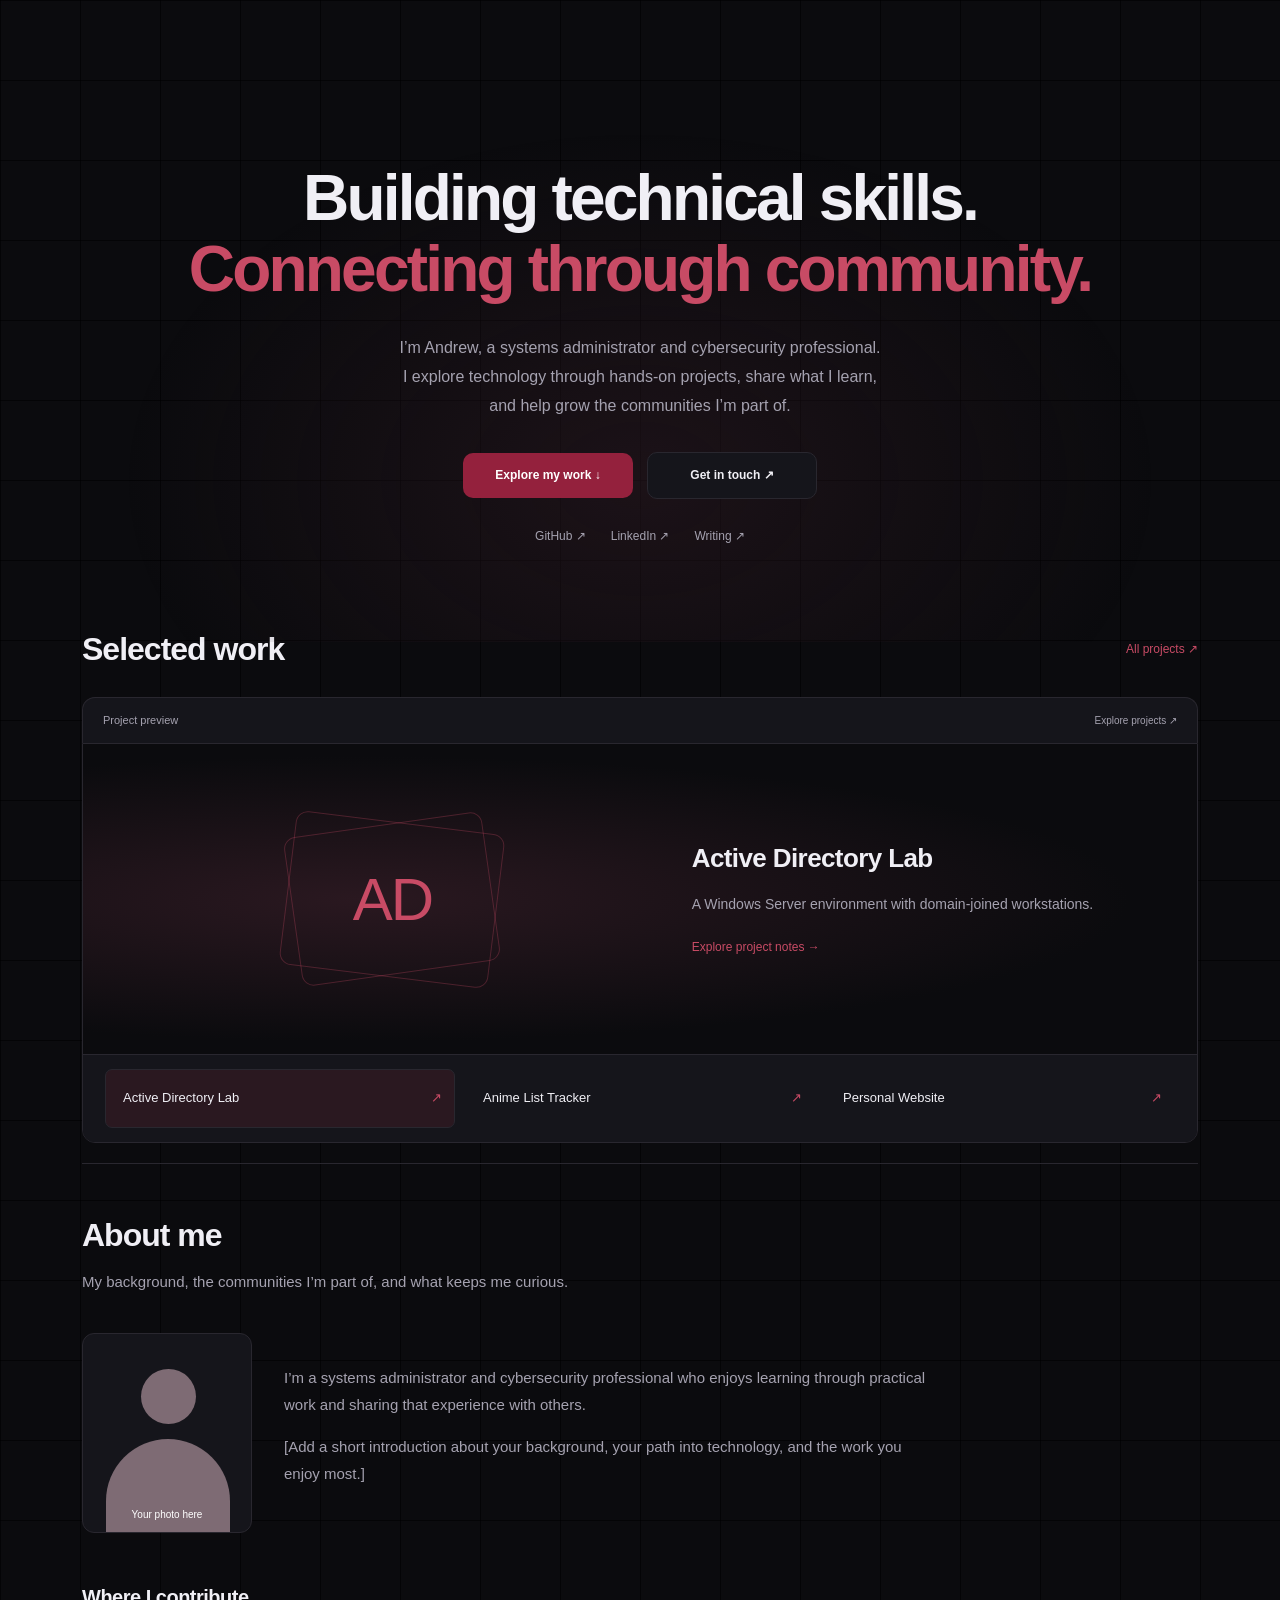
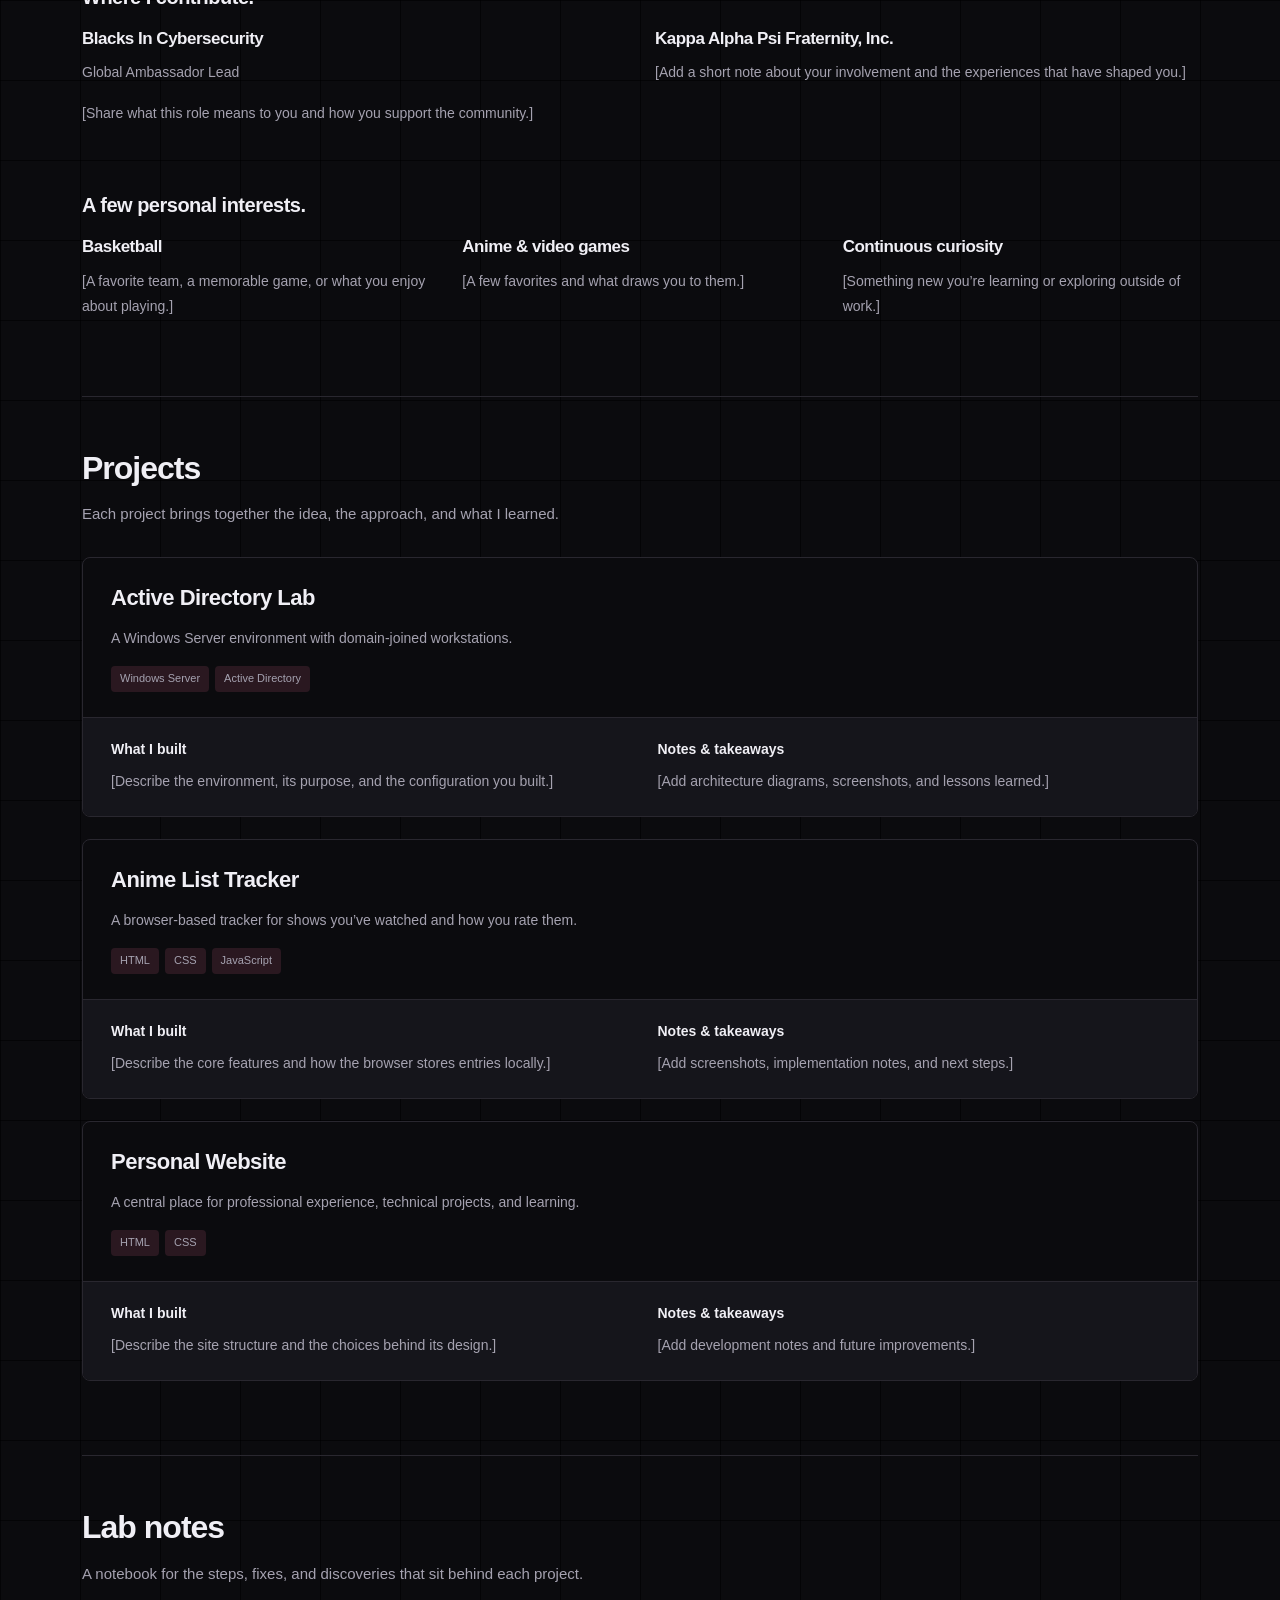
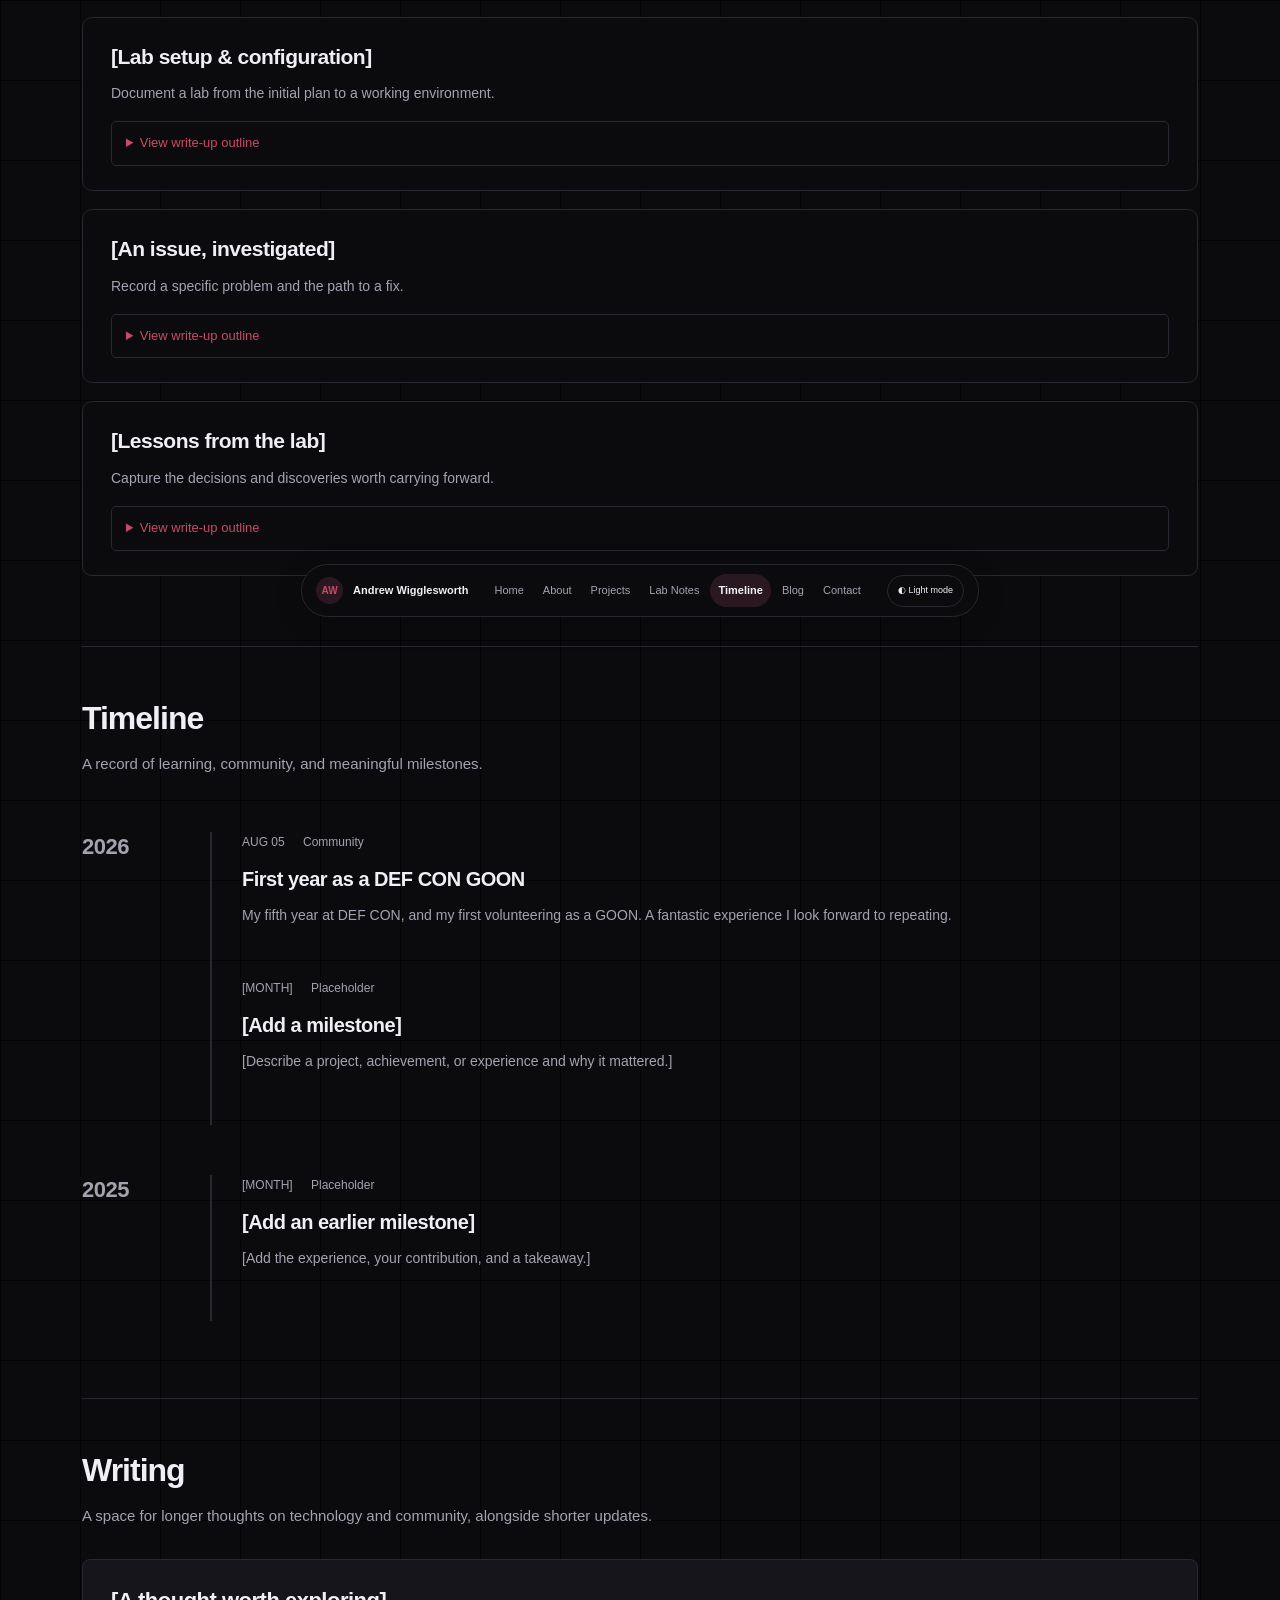
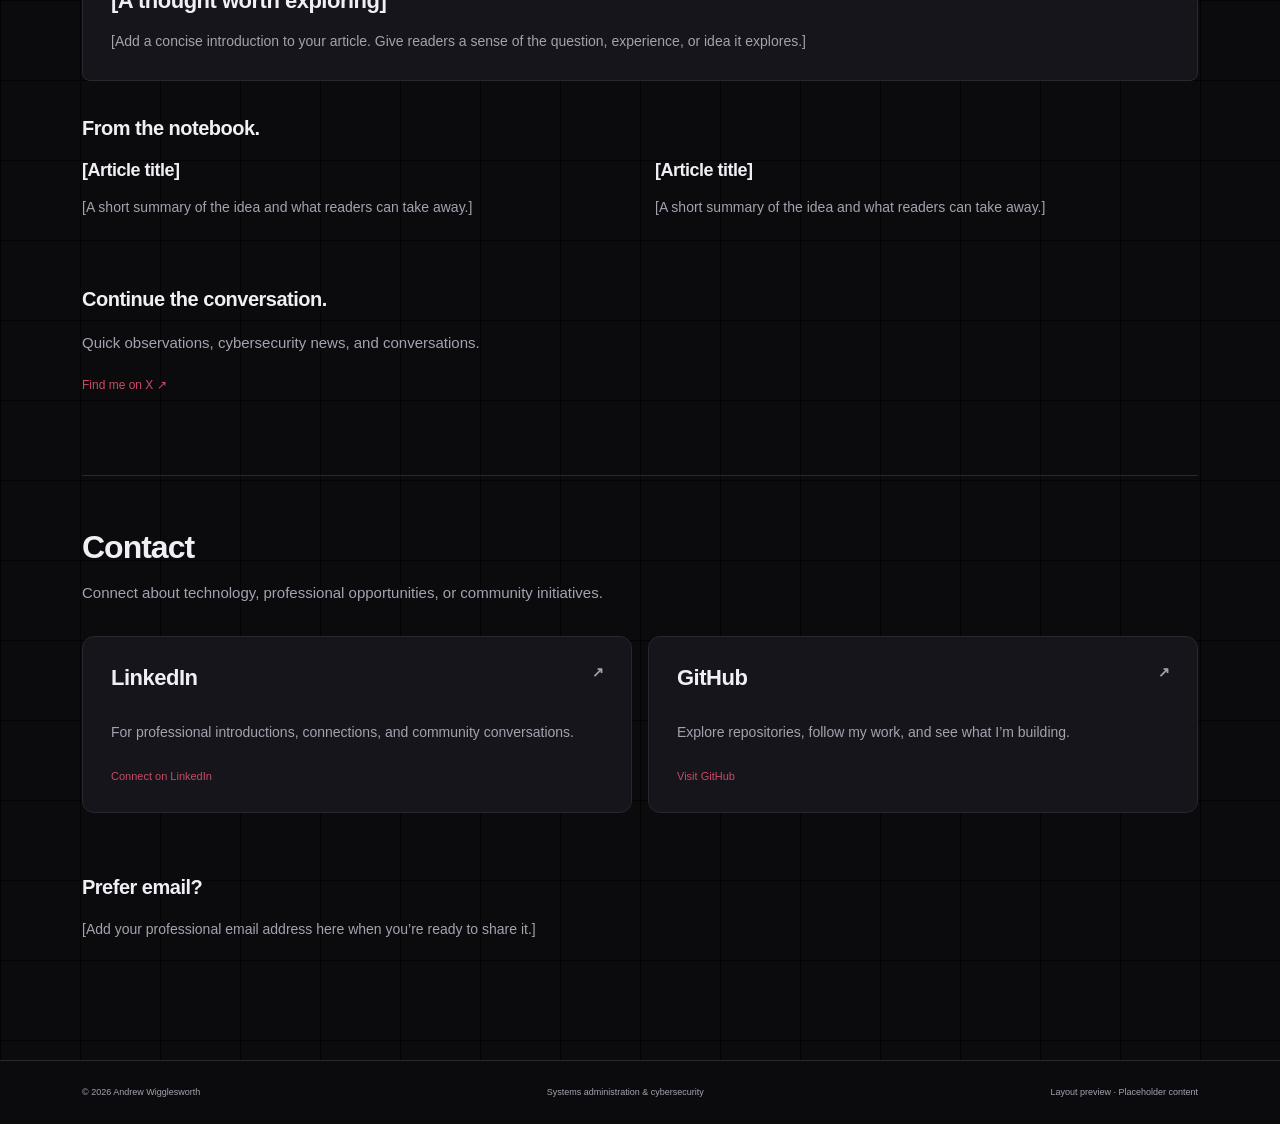
<file: timeline.html>
<!-- Compatibility redirect: old bookmarks now open the matching section of the one-page portfolio. -->
<!doctype html>
<!-- This redirect page is written in English. -->
<html lang="en">
  <!-- Metadata for browsers opening an older URL. -->
  <head>
    <!-- Support normal text and symbols. -->
    <meta charset="utf-8">
    <!-- Keep the fallback page readable on phones. -->
    <meta name="viewport" content="width=device-width, initial-scale=1">
    <!-- EDIT: Browser title for this old page address. -->
    <title>Timeline | Andrew Wigglesworth</title>
    <!-- Redirect immediately. If the section ID changes, update the fragment after # here. -->
    <meta http-equiv="refresh" content="0;url=index.html#timeline">
  </head>
  <!-- Fallback link remains usable if automatic redirects are disabled. -->
  <body>
    <!-- EDIT: Keep this destination identical to the refresh URL above. -->
    <a href="index.html#timeline">Continue to Timeline</a>
  </body>
</html>
</file>
<file: style.css>
/* Andrew Wigglesworth portfolio — maintainable, dependency-free styles.
   Start with :root for global settings. body.light overrides only theme colors.
   Each declaration has an edit note. Mobile overrides are grouped at the end.
   For section-only spacing, add #about { padding-top: 60px; } rather than editing all sections.
   See CUSTOMIZATION.md for examples and a selector map. */

/* Scope: :root. Changes here affect only matching elements. */
:root {
  /* EDIT: Page background color. */
  --bg: #0b0b0e;
  /* EDIT: Card and panel background color. */
  --panel: #15151b;
  /* EDIT: Primary text color. */
  --text: #f0eff5;
  /* EDIT: Secondary paragraph text color. */
  --muted: #a5a2b0;
  /* EDIT: Borders and background grid color. */
  --line: #29272f;
  /* EDIT: Crimson links and highlighted text. */
  --accent: #c84b65;
  /* EDIT: Subtle crimson selected or hover background. */
  --hover: #2a1820;
  /* EDIT: Primary button background; lower brightness for darker crimson. */
  --button: #94213d;
  /* EDIT: Primary button color on hover. */
  --button-hover: #7b1831;
  /* EDIT: Maximum content width; increase to make the desktop page wider. */
  --page-width: 1180px;
  /* EDIT: Space between content and the left/right edges. */
  --page-gutter: 32px;
  /* EDIT: Hero text size; clamp sets minimum, responsive target, maximum. */
  --hero-size: clamp(42px,5vw,66px);
  /* EDIT: Text size shared by the main section headings. */
  --section-title-size: 32px;
  /* EDIT: Default body text size. */
  --body-size: 15px;
  /* EDIT: Top and bottom padding of every main section except Home. */
  --section-space: 52px;
  /* EDIT: Sticky navigation distance from the top edge. */
  --nav-top: 14px;
  /* EDIT: Space above a section after jumping to its anchor. */
  --anchor-offset: 100px;
}

/* Scope: body.light. Changes here affect only matching elements. */
body.light {
  /* EDIT: Page background color. */
  --bg: #faf9fd;
  /* EDIT: Card and panel background color. */
  --panel: #ffffff;
  /* EDIT: Primary text color. */
  --text: #211c2d;
  /* EDIT: Secondary paragraph text color. */
  --muted: #6f687e;
  /* EDIT: Borders and background grid color. */
  --line: #e1dce9;
  /* EDIT: Crimson links and highlighted text. */
  --accent: #8d1935;
  /* EDIT: Subtle crimson selected or hover background. */
  --hover: #f3e2e7;
}

/* Scope: *. Changes here affect only matching elements. */
* {
  /* Include padding and borders in the declared element width. */
  box-sizing: border-box;
}

/* Scope: html. Changes here affect only matching elements. */
html {
  /* Use predictable instant section jumps. */
  scroll-behavior: auto;
}

/* Scope: body. Changes here affect only matching elements. */
body {
  /* EDIT: Adjust outside spacing; values follow top, right, bottom, left (two values mean vertical/horizontal). */
  margin: 0;
  /* Set the page base color. */
  background-color: var(--bg);
  /* Draw the subtle grid using CSS; remove this property for a plain background. */
  background-image: linear-gradient(var(--line) 1px,transparent 1px),linear-gradient(90deg,var(--line) 1px,transparent 1px);
  /* EDIT: Adjust these values to make the background grid squares larger or smaller. */
  background-size: 80px 80px;
  /* Blend the grid into the page without a separate image file. */
  background-blend-mode: soft-light;
  /* Set text/icon color; use the theme variables to preserve light/dark behavior. */
  color: var(--text);
  /* Choose the system font stack so the site needs no external font service. */
  font-family: -apple-system,BlinkMacSystemFont,'Segoe UI',Arial,sans-serif;
  /* EDIT: Adjust this number to change text size only for this selector. */
  font-size: var(--body-size);
  /* EDIT: Adjust the space between lines of text. */
  line-height: 1.75;
}

/* Scope: a. Changes here affect only matching elements. */
a {
  /* Set text/icon color; use the theme variables to preserve light/dark behavior. */
  color: inherit;
  /* Control link underlines. */
  text-decoration: none;
}

/* Scope: a:hover. Changes here affect only matching elements. */
a:hover {
  /* Set text/icon color; use the theme variables to preserve light/dark behavior. */
  color: var(--accent);
}

/* Scope: button. Changes here affect only matching elements. */
button {
  /* Set inherited font properties together. */
  font: inherit;
  /* Set text/icon color; use the theme variables to preserve light/dark behavior. */
  color: inherit;
  /* Show the pointer for an interactive control. */
  cursor: pointer;
}

/* Scope: h1,h2,h3,h4. Changes here affect only matching elements. */
h1,h2,h3,h4 {
  /* Choose the system font stack so the site needs no external font service. */
  font-family: inherit;
  /* EDIT: Adjust the space between lines of text. */
  line-height: 1.4;
  /* EDIT: Adjust the space between letters; negative values tighten headings. */
  letter-spacing: -.5px;
  /* EDIT: Adjust outside spacing; values follow top, right, bottom, left (two values mean vertical/horizontal). */
  margin: 0 0 16px;
  /* EDIT: Adjust text weight; 400 is regular and 600 is semibold. */
  font-weight: 600;
}

/* Scope: p. Changes here affect only matching elements. */
p {
  /* Set text/icon color; use the theme variables to preserve light/dark behavior. */
  color: var(--muted);
  /* EDIT: Adjust the space between lines of text. */
  line-height: 1.8;
  /* EDIT: Adjust outside spacing; values follow top, right, bottom, left (two values mean vertical/horizontal). */
  margin: 0 0 15px;
}

/* Scope: a:focus-visible,button:focus-visible,summary:focus-visible. Changes here affect only matching elements. */
a:focus-visible,button:focus-visible,summary:focus-visible {
  /* Set the visible keyboard-focus indicator. */
  outline: 2px solid var(--accent);
  /* Separate the focus ring from the control. */
  outline-offset: 4px;
}

/* Scope: .skip. Changes here affect only matching elements. */
.skip {
  /* Set positioning behavior; sticky keeps navigation visible while scrolling. */
  position: absolute;
  /* Set horizontal positioning from the left edge. */
  left: -999px;
}

/* Scope: .skip:focus. Changes here affect only matching elements. */
.skip:focus {
  /* Set horizontal positioning from the left edge. */
  left: 10px;
  /* Set distance from the top; sticky uses this as its sticking point. */
  top: 5px;
  /* Set this element’s fill or gradient. */
  background: var(--bg);
  /* EDIT: Adjust space inside this element; two values mean vertical/horizontal. */
  padding: 8px;
  /* Set stacking order; larger values appear above smaller values. */
  z-index: 200;
}

/* Scope: .fresh-header. Changes here affect only matching elements. */
.fresh-header {
  /* Set positioning behavior; sticky keeps navigation visible while scrolling. */
  position: sticky;
  /* Set distance from the top; sticky uses this as its sticking point. */
  top: var(--nav-top);
  /* Set stacking order; larger values appear above smaller values. */
  z-index: 100;
  /* Select this element’s layout mode or hide it at this breakpoint. */
  display: flex;
  /* Align children across the grid/flex cross axis. */
  align-items: center;
  /* Distribute children along the main axis. */
  justify-content: space-between;
  /* EDIT: Adjust the space between grid or flex children. */
  gap: 18px;
  /* EDIT: Adjust this element’s width. */
  width: fit-content;
  /* Limit width while allowing smaller screens to shrink. */
  max-width: calc(100% - 36px);
  /* EDIT: Adjust outside spacing; values follow top, right, bottom, left (two values mean vertical/horizontal). */
  margin: 20px auto 0;
  /* EDIT: Adjust space inside this element; two values mean vertical/horizontal. */
  padding: 9px 14px;
  /* Set line thickness, style, and color. */
  border: 1px solid var(--line);
  /* EDIT: Adjust corner roundness; 50% makes a square into a circle. */
  border-radius: 40px;
  /* Set this element’s fill or gradient. */
  background: var(--bg);
  /* Set the shadow; remove it for a completely flat appearance. */
  box-shadow: 0 6px 28px #0003;
}

/* Scope: .brand. Changes here affect only matching elements. */
.brand {
  /* Select this element’s layout mode or hide it at this breakpoint. */
  display: flex;
  /* Align children across the grid/flex cross axis. */
  align-items: center;
  /* EDIT: Adjust the space between grid or flex children. */
  gap: 10px;
  /* EDIT: Adjust this number to change text size only for this selector. */
  font-size: 11px;
  /* EDIT: Adjust text weight; 400 is regular and 600 is semibold. */
  font-weight: 600;
  /* Control whether inline text can wrap. */
  white-space: nowrap;
}

/* Scope: .mark. Changes here affect only matching elements. */
.mark {
  /* Select this element’s layout mode or hide it at this breakpoint. */
  display: grid;
  /* Center or align grid children on both axes. */
  place-items: center;
  /* EDIT: Adjust this element’s width. */
  width: 27px;
  /* EDIT: Adjust this element’s height. */
  height: 27px;
  /* EDIT: Adjust corner roundness; 50% makes a square into a circle. */
  border-radius: 50%;
  /* Set this element’s fill or gradient. */
  background: var(--hover);
  /* Set text/icon color; use the theme variables to preserve light/dark behavior. */
  color: var(--accent);
  /* EDIT: Adjust this number to change text size only for this selector. */
  font-size: 10px;
  /* EDIT: Adjust text weight; 400 is regular and 600 is semibold. */
  font-weight: 700;
}

/* Scope: nav. Changes here affect only matching elements. */
nav {
  /* Select this element’s layout mode or hide it at this breakpoint. */
  display: flex;
  /* EDIT: Adjust the space between grid or flex children. */
  gap: 3px;
}

/* Scope: nav a. Changes here affect only matching elements. */
nav a {
  /* EDIT: Adjust space inside this element; two values mean vertical/horizontal. */
  padding: 7px 8px;
  /* EDIT: Adjust corner roundness; 50% makes a square into a circle. */
  border-radius: 20px;
  /* EDIT: Adjust this number to change text size only for this selector. */
  font-size: 11px;
  /* Set text/icon color; use the theme variables to preserve light/dark behavior. */
  color: var(--muted);
}

/* Scope: nav a:hover,nav a[aria-current="location"]. Changes here affect only matching elements. */
nav a:hover,nav a[aria-current="location"] {
  /* Set this element’s fill or gradient. */
  background: var(--hover);
  /* Set text/icon color; use the theme variables to preserve light/dark behavior. */
  color: var(--text);
}

/* Scope: nav a[aria-current="location"]. Changes here affect only matching elements. */
nav a[aria-current="location"] {
  /* EDIT: Adjust text weight; 400 is regular and 600 is semibold. */
  font-weight: 600;
}

/* Scope: .menu. Changes here affect only matching elements. */
.menu {
  /* Select this element’s layout mode or hide it at this breakpoint. */
  display: none;
  /* Set this element’s fill or gradient. */
  background: none;
  /* Set line thickness, style, and color. */
  border: 0;
  /* EDIT: Adjust space inside this element; two values mean vertical/horizontal. */
  padding: 5px;
  /* EDIT: Adjust this number to change text size only for this selector. */
  font-size: 11px;
}

/* Scope: #theme. Changes here affect only matching elements. */
#theme {
  /* Set this element’s fill or gradient. */
  background: none;
  /* Set line thickness, style, and color. */
  border: 1px solid var(--line);
  /* EDIT: Adjust corner roundness; 50% makes a square into a circle. */
  border-radius: 20px;
  /* EDIT: Adjust space inside this element; two values mean vertical/horizontal. */
  padding: 7px 10px;
  /* EDIT: Adjust this number to change text size only for this selector. */
  font-size: 9px;
  /* Control whether inline text can wrap. */
  white-space: nowrap;
}

/* Scope: main.wrap. Changes here affect only matching elements. */
main.wrap {
  /* Limit width while allowing smaller screens to shrink. */
  max-width: var(--page-width);
  /* EDIT: Adjust outside spacing; values follow top, right, bottom, left (two values mean vertical/horizontal). */
  margin: 0 auto;
  /* EDIT: Adjust space inside this element; two values mean vertical/horizontal. */
  padding: 0 var(--page-gutter) 10px;
}

/* Scope: .page-section. Changes here affect only matching elements. */
.page-section {
  /* EDIT: Adjust landing clearance when this element is an anchor target. */
  scroll-margin-top: var(--anchor-offset);
}

/* Scope: .page-section:not(#home). Changes here affect only matching elements. */
.page-section:not(#home) {
  /* Draw only the top divider. */
  border-top: 1px solid var(--line);
  /* EDIT: Adjust space inside this element; two values mean vertical/horizontal. */
  padding: var(--section-space) 0;
}

/* Scope: .opening. Changes here affect only matching elements. */
.opening {
  /* Set positioning behavior; sticky keeps navigation visible while scrolling. */
  position: relative;
  /* Keep the hero’s decorative layer behind its own content. */
  isolation: isolate;
  /* Align text within this element. */
  text-align: center;
  /* EDIT: Adjust space inside this element; two values mean vertical/horizontal. */
  padding: 90px 0 65px;
}

/* Scope: .opening:before. Changes here affect only matching elements. */
.opening:before {
  /* Create a decorative pseudo-element without an extra HTML node. */
  content: '';
  /* Set positioning behavior; sticky keeps navigation visible while scrolling. */
  position: absolute;
  /* Set all positioning offsets at once. */
  inset: 30px 0 -30px;
  /* Set stacking order; larger values appear above smaller values. */
  z-index: -1;
  /* Set this element’s fill or gradient. */
  background: radial-gradient(ellipse at 50% 70%,var(--hover),transparent 65%);
  /* Set transparency; 1 is fully opaque. */
  opacity: .55;
  /* Prevent the decorative background from intercepting clicks. */
  pointer-events: none;
}

/* Scope: .opening h1. Changes here affect only matching elements. */
.opening h1 {
  /* EDIT: Adjust this number to change text size only for this selector. */
  font-size: var(--hero-size);
  /* EDIT: Adjust the space between lines of text. */
  line-height: 1.1;
  /* EDIT: Adjust the space between letters; negative values tighten headings. */
  letter-spacing: -2.8px;
  /* EDIT: Adjust text weight; 400 is regular and 600 is semibold. */
  font-weight: 600;
  /* Limit width while allowing smaller screens to shrink. */
  max-width: 1050px;
  /* EDIT: Adjust outside spacing; values follow top, right, bottom, left (two values mean vertical/horizontal). */
  margin: 0 auto 30px;
}

/* Scope: .opening h1 em. Changes here affect only matching elements. */
.opening h1 em {
  /* Set font-style for this element. */
  font-style: normal;
  /* Set text/icon color; use the theme variables to preserve light/dark behavior. */
  color: var(--accent);
}

/* Scope: .opening-copy. Changes here affect only matching elements. */
.opening-copy {
  /* EDIT: Adjust this number to change text size only for this selector. */
  font-size: 16px;
  /* Limit width while allowing smaller screens to shrink. */
  max-width: 720px;
  /* EDIT: Adjust outside spacing; values follow top, right, bottom, left (two values mean vertical/horizontal). */
  margin: auto;
}

/* Scope: .opening-actions. Changes here affect only matching elements. */
.opening-actions {
  /* Select this element’s layout mode or hide it at this breakpoint. */
  display: flex;
  /* Distribute children along the main axis. */
  justify-content: center;
  /* Align children across the grid/flex cross axis. */
  align-items: center;
  /* EDIT: Adjust the space between grid or flex children. */
  gap: 14px;
  /* EDIT: Adjust space above this element only. */
  margin-top: 32px;
  /* Allow flex children to wrap onto another row. */
  flex-wrap: wrap;
}

/* Scope: .primary,.secondary. Changes here affect only matching elements. */
.primary,.secondary {
  /* Select this element’s layout mode or hide it at this breakpoint. */
  display: inline-flex;
  /* Align children across the grid/flex cross axis. */
  align-items: center;
  /* Distribute children along the main axis. */
  justify-content: center;
  /* EDIT: Adjust the space between grid or flex children. */
  gap: 25px;
  /* Set the smallest permitted width. */
  min-width: 170px;
  /* EDIT: Adjust space inside this element; two values mean vertical/horizontal. */
  padding: 12px 20px;
  /* EDIT: Adjust corner roundness; 50% makes a square into a circle. */
  border-radius: 10px;
  /* EDIT: Adjust this number to change text size only for this selector. */
  font-size: 12px;
  /* EDIT: Adjust text weight; 400 is regular and 600 is semibold. */
  font-weight: 600;
  /* Control short hover transitions; reduced-motion settings disable these. */
  transition: transform .2s,background .2s;
}

/* Scope: .primary. Changes here affect only matching elements. */
.primary {
  /* Set this element’s fill or gradient. */
  background: var(--button);
  /* Set text/icon color; use the theme variables to preserve light/dark behavior. */
  color: #fff;
}

/* Scope: .primary:hover. Changes here affect only matching elements. */
.primary:hover {
  /* Set this element’s fill or gradient. */
  background: var(--button-hover);
  /* Set text/icon color; use the theme variables to preserve light/dark behavior. */
  color: #fff;
  /* Move or rotate the element without shifting surrounding layout. */
  transform: translateY(-3px);
}

/* Scope: .secondary. Changes here affect only matching elements. */
.secondary {
  /* Set line thickness, style, and color. */
  border: 1px solid var(--line);
  /* Set this element’s fill or gradient. */
  background: var(--panel);
}

/* Scope: .hero-socials. Changes here affect only matching elements. */
.hero-socials {
  /* Select this element’s layout mode or hide it at this breakpoint. */
  display: flex;
  /* Distribute children along the main axis. */
  justify-content: center;
  /* EDIT: Adjust the space between grid or flex children. */
  gap: 25px;
  /* EDIT: Adjust space above this element only. */
  margin-top: 27px;
  /* Set text/icon color; use the theme variables to preserve light/dark behavior. */
  color: var(--muted);
  /* EDIT: Adjust this number to change text size only for this selector. */
  font-size: 12px;
}

/* Scope: .sectionhead. Changes here affect only matching elements. */
.sectionhead {
  /* Select this element’s layout mode or hide it at this breakpoint. */
  display: flex;
  /* Align children across the grid/flex cross axis. */
  align-items: center;
  /* Distribute children along the main axis. */
  justify-content: space-between;
  /* EDIT: Adjust the space between grid or flex children. */
  gap: 20px;
  /* EDIT: Adjust space below this element only. */
  margin-bottom: 25px;
}

/* Scope: .sectionhead h2. Changes here affect only matching elements. */
.sectionhead h2 {
  /* EDIT: Adjust outside spacing; values follow top, right, bottom, left (two values mean vertical/horizontal). */
  margin: 0;
}

/* Scope: .textlink. Changes here affect only matching elements. */
.textlink {
  /* EDIT: Adjust this number to change text size only for this selector. */
  font-size: 12px;
  /* Set text/icon color; use the theme variables to preserve light/dark behavior. */
  color: var(--accent);
}

/* Scope: .workbench. Changes here affect only matching elements. */
.workbench {
  /* EDIT: Adjust space inside this element; two values mean vertical/horizontal. */
  padding: 15px 0 20px;
  /* EDIT: Adjust landing clearance when this element is an anchor target. */
  scroll-margin-top: 110px;
}

/* Scope: .workbench h2. Changes here affect only matching elements. */
.workbench h2 {
  /* EDIT: Adjust this number to change text size only for this selector. */
  font-size: var(--section-title-size);
  /* EDIT: Adjust the space between letters; negative values tighten headings. */
  letter-spacing: -1px;
}

/* Scope: .showcase-toolbar. Changes here affect only matching elements. */
.showcase-toolbar {
  /* Select this element’s layout mode or hide it at this breakpoint. */
  display: flex;
  /* Distribute children along the main axis. */
  justify-content: space-between;
  /* Align children across the grid/flex cross axis. */
  align-items: center;
  /* EDIT: Adjust the space between grid or flex children. */
  gap: 15px;
  /* EDIT: Adjust space inside this element; two values mean vertical/horizontal. */
  padding: 13px 20px;
  /* Set this element’s fill or gradient. */
  background: var(--panel);
  /* Set line thickness, style, and color. */
  border: 1px solid var(--line);
  /* Draw or remove only the bottom divider. */
  border-bottom: 0;
  /* EDIT: Adjust corner roundness; 50% makes a square into a circle. */
  border-radius: 13px 13px 0 0;
  /* Set text/icon color; use the theme variables to preserve light/dark behavior. */
  color: var(--muted);
  /* EDIT: Adjust this number to change text size only for this selector. */
  font-size: 11px;
}

/* Scope: .showcase-toolbar>a. Changes here affect only matching elements. */
.showcase-toolbar>a {
  /* EDIT: Adjust this number to change text size only for this selector. */
  font-size: 10px;
}

/* Scope: .workbench-frame. Changes here affect only matching elements. */
.workbench-frame {
  /* Select this element’s layout mode or hide it at this breakpoint. */
  display: flex;
  /* Choose the direction of flex children. */
  flex-direction: column-reverse;
  /* Set line thickness, style, and color. */
  border: 1px solid var(--line);
  /* EDIT: Adjust corner roundness; 50% makes a square into a circle. */
  border-radius: 0 0 13px 13px;
  /* Control clipping or scrolling of content outside the box. */
  overflow: hidden;
  /* Set this element’s fill or gradient. */
  background: var(--bg);
}

/* Scope: .project-picker. Changes here affect only matching elements. */
.project-picker {
  /* Select this element’s layout mode or hide it at this breakpoint. */
  display: flex;
  /* EDIT: Adjust the space between grid or flex children. */
  gap: 10px;
  /* Draw only the top divider. */
  border-top: 1px solid var(--line);
  /* EDIT: Adjust space inside this element; two values mean vertical/horizontal. */
  padding: 14px 22px;
  /* Set this element’s fill or gradient. */
  background: var(--panel);
}

/* Scope: .pick. Changes here affect only matching elements. */
.pick {
  /* Set positioning behavior; sticky keeps navigation visible while scrolling. */
  position: relative;
  /* EDIT: Adjust this element’s width. */
  width: 100%;
  /* EDIT: Adjust space inside this element; two values mean vertical/horizontal. */
  padding: 17px;
  /* Set this element’s fill or gradient. */
  background: transparent;
  /* Align text within this element. */
  text-align: left;
  /* Set line thickness, style, and color. */
  border: 1px solid transparent;
  /* EDIT: Adjust corner roundness; 50% makes a square into a circle. */
  border-radius: 7px;
  /* EDIT: Adjust this number to change text size only for this selector. */
  font-size: 13px;
}

/* Scope: .pick b. Changes here affect only matching elements. */
.pick b {
  /* Set positioning behavior; sticky keeps navigation visible while scrolling. */
  position: absolute;
  /* Set horizontal positioning from the right edge. */
  right: 12px;
  /* EDIT: Adjust text weight; 400 is regular and 600 is semibold. */
  font-weight: 400;
  /* Set text/icon color; use the theme variables to preserve light/dark behavior. */
  color: var(--accent);
}

/* Scope: .pick.active. Changes here affect only matching elements. */
.pick.active {
  /* Set this element’s fill or gradient. */
  background: var(--hover);
  /* Set border color without changing its thickness. */
  border-color: var(--line);
}

/* Scope: .pick:hover. Changes here affect only matching elements. */
.pick:hover {
  /* Set this element’s fill or gradient. */
  background: var(--hover);
}

/* Scope: .project-stage. Changes here affect only matching elements. */
.project-stage {
  /* Select this element’s layout mode or hide it at this breakpoint. */
  display: grid;
  /* EDIT: Change column widths; 1fr means one equal share of available space. */
  grid-template-columns: 1.1fr 1fr;
  /* Align children across the grid/flex cross axis. */
  align-items: center;
  /* EDIT: Adjust the space between grid or flex children. */
  gap: 60px;
  /* EDIT: Adjust space inside this element; two values mean vertical/horizontal. */
  padding: 45px 70px;
  /* Set the smallest permitted height. */
  min-height: 280px;
  /* Set this element’s fill or gradient. */
  background: radial-gradient(ellipse at 25% 50%,var(--hover),transparent 65%);
}

/* Scope: .stage-graphic. Changes here affect only matching elements. */
.stage-graphic {
  /* Set positioning behavior; sticky keeps navigation visible while scrolling. */
  position: relative;
  /* EDIT: Adjust this element’s height. */
  height: 220px;
  /* Select this element’s layout mode or hide it at this breakpoint. */
  display: grid;
  /* Center or align grid children on both axes. */
  place-items: center;
}

/* Scope: .stage-graphic span. Changes here affect only matching elements. */
.stage-graphic span {
  /* Set positioning behavior; sticky keeps navigation visible while scrolling. */
  position: relative;
  /* Set stacking order; larger values appear above smaller values. */
  z-index: 1;
  /* EDIT: Adjust this number to change text size only for this selector. */
  font-size: 60px;
  /* Set text/icon color; use the theme variables to preserve light/dark behavior. */
  color: var(--accent);
  /* EDIT: Adjust the space between letters; negative values tighten headings. */
  letter-spacing: -2px;
}

/* Scope: .stage-graphic i. Changes here affect only matching elements. */
.stage-graphic i {
  /* Set positioning behavior; sticky keeps navigation visible while scrolling. */
  position: absolute;
  /* EDIT: Adjust this element’s width. */
  width: 200px;
  /* EDIT: Adjust this element’s height. */
  height: 150px;
  /* Set line thickness, style, and color. */
  border: 1px solid var(--accent);
  /* EDIT: Adjust corner roundness; 50% makes a square into a circle. */
  border-radius: 12px;
  /* Move or rotate the element without shifting surrounding layout. */
  transform: rotate(-8deg);
  /* Set transparency; 1 is fully opaque. */
  opacity: .3;
}

/* Scope: .stage-graphic i:last-child. Changes here affect only matching elements. */
.stage-graphic i:last-child {
  /* EDIT: Adjust this element’s width. */
  width: 210px;
  /* EDIT: Adjust this element’s height. */
  height: 155px;
  /* Move or rotate the element without shifting surrounding layout. */
  transform: rotate(7deg);
}

/* Scope: .stage-copy h3. Changes here affect only matching elements. */
.stage-copy h3 {
  /* EDIT: Adjust this number to change text size only for this selector. */
  font-size: 26px;
  /* EDIT: Adjust the space between letters; negative values tighten headings. */
  letter-spacing: -.6px;
}

/* Scope: .stage-copy p. Changes here affect only matching elements. */
.stage-copy p {
  /* EDIT: Adjust this number to change text size only for this selector. */
  font-size: 14px;
}

/* Scope: .page-intro. Changes here affect only matching elements. */
.page-intro {
  /* Limit width while allowing smaller screens to shrink. */
  max-width: 740px;
  /* EDIT: Adjust space inside this element; two values mean vertical/horizontal. */
  padding: 0;
  /* EDIT: Adjust space below this element only. */
  margin-bottom: 30px;
}

/* Scope: .page-intro .section-title. Changes here affect only matching elements. */
.page-intro .section-title {
  /* EDIT: Adjust this number to change text size only for this selector. */
  font-size: var(--section-title-size);
  /* EDIT: Adjust the space between lines of text. */
  line-height: 1.2;
  /* EDIT: Adjust the space between letters; negative values tighten headings. */
  letter-spacing: -1px;
  /* EDIT: Adjust outside spacing; values follow top, right, bottom, left (two values mean vertical/horizontal). */
  margin: 0 0 13px;
}

/* Scope: .page-intro>p:last-child. Changes here affect only matching elements. */
.page-intro>p:last-child {
  /* EDIT: Adjust this number to change text size only for this selector. */
  font-size: 15px;
  /* Limit width while allowing smaller screens to shrink. */
  max-width: 650px;
  /* EDIT: Adjust space below this element only. */
  margin-bottom: 0;
}

/* Scope: .content-band. Changes here affect only matching elements. */
.content-band {
  /* Select this element’s layout mode or hide it at this breakpoint. */
  display: block;
  /* EDIT: Adjust space inside this element; two values mean vertical/horizontal. */
  padding: 25px 0;
}

/* Scope: .content-band h3. Changes here affect only matching elements. */
.content-band h3 {
  /* EDIT: Adjust this number to change text size only for this selector. */
  font-size: 20px;
  /* EDIT: Adjust outside spacing; values follow top, right, bottom, left (two values mean vertical/horizontal). */
  margin: 0 0 16px;
}

/* Scope: .draft. Changes here affect only matching elements. */
.draft {
  /* EDIT: Adjust this number to change text size only for this selector. */
  font-size: 14px;
}

/* Scope: .about-overview. Changes here affect only matching elements. */
.about-overview {
  /* Select this element’s layout mode or hide it at this breakpoint. */
  display: grid;
  /* EDIT: Change column widths; 1fr means one equal share of available space. */
  grid-template-columns: 170px 1fr;
  /* Align children across the grid/flex cross axis. */
  align-items: center;
  /* EDIT: Adjust the space between grid or flex children. */
  gap: 32px;
  /* EDIT: Adjust space inside this element; two values mean vertical/horizontal. */
  padding: 8px 0 25px;
  /* Limit width while allowing smaller screens to shrink. */
  max-width: 850px;
}

/* Scope: .about-overview p. Changes here affect only matching elements. */
.about-overview p {
  /* EDIT: Adjust this number to change text size only for this selector. */
  font-size: 15px;
}

/* Scope: .portrait. Changes here affect only matching elements. */
.portrait {
  /* Set positioning behavior; sticky keeps navigation visible while scrolling. */
  position: relative;
  /* EDIT: Adjust this element’s width. */
  width: 170px;
  /* EDIT: Adjust this element’s height. */
  height: 200px;
  /* Prevent this item from shrinking in a flex row. */
  flex-shrink: 0;
  /* Set this element’s fill or gradient. */
  background: var(--panel);
  /* Set line thickness, style, and color. */
  border: 1px solid var(--line);
  /* EDIT: Adjust corner roundness; 50% makes a square into a circle. */
  border-radius: 12px;
  /* Control clipping or scrolling of content outside the box. */
  overflow: hidden;
}

/* Scope: .portrait:before. Changes here affect only matching elements. */
.portrait:before {
  /* Create a decorative pseudo-element without an extra HTML node. */
  content: '';
  /* Set positioning behavior; sticky keeps navigation visible while scrolling. */
  position: absolute;
  /* Set distance from the top; sticky uses this as its sticking point. */
  top: 35px;
  /* Set horizontal positioning from the left edge. */
  left: 58px;
  /* EDIT: Adjust this element’s width. */
  width: 55px;
  /* EDIT: Adjust this element’s height. */
  height: 55px;
  /* Set this element’s fill or gradient. */
  background: #7e6b74;
  /* EDIT: Adjust corner roundness; 50% makes a square into a circle. */
  border-radius: 50%;
}

/* Scope: .portrait:after. Changes here affect only matching elements. */
.portrait:after {
  /* Create a decorative pseudo-element without an extra HTML node. */
  content: '';
  /* Set positioning behavior; sticky keeps navigation visible while scrolling. */
  position: absolute;
  /* Set distance from the top; sticky uses this as its sticking point. */
  top: 105px;
  /* Set horizontal positioning from the left edge. */
  left: 23px;
  /* EDIT: Adjust this element’s width. */
  width: 124px;
  /* EDIT: Adjust this element’s height. */
  height: 110px;
  /* Set this element’s fill or gradient. */
  background: #7e6b74;
  /* EDIT: Adjust corner roundness; 50% makes a square into a circle. */
  border-radius: 65px 65px 0 0;
}

/* Scope: .portrait span. Changes here affect only matching elements. */
.portrait span {
  /* Set positioning behavior; sticky keeps navigation visible while scrolling. */
  position: absolute;
  /* Set distance from the bottom edge. */
  bottom: 8px;
  /* Set horizontal positioning from the left edge. */
  left: 0;
  /* EDIT: Adjust this element’s width. */
  width: 100%;
  /* Align text within this element. */
  text-align: center;
  /* Set stacking order; larger values appear above smaller values. */
  z-index: 1;
  /* EDIT: Adjust this number to change text size only for this selector. */
  font-size: 10px;
  /* Set text/icon color; use the theme variables to preserve light/dark behavior. */
  color: #fff;
}

/* Scope: img.portrait. Changes here affect only matching elements. */
img.portrait {
  /* Select this element’s layout mode or hide it at this breakpoint. */
  display: block;
  /* Crop a real portrait image to fill its frame without distortion. */
  object-fit: cover;
  /* EDIT: Adjust the portrait crop position, for example center top. */
  object-position: center;
}

/* Scope: .stacked. Changes here affect only matching elements. */
.stacked {
  /* Select this element’s layout mode or hide it at this breakpoint. */
  display: grid;
  /* EDIT: Change column widths; 1fr means one equal share of available space. */
  grid-template-columns: 1fr 1fr;
  /* EDIT: Adjust the space between grid or flex children. */
  gap: 30px;
}

/* Scope: .stacked article h3. Changes here affect only matching elements. */
.stacked article h3 {
  /* EDIT: Adjust this number to change text size only for this selector. */
  font-size: 17px;
  /* EDIT: Adjust space below this element only. */
  margin-bottom: 10px;
}

/* Scope: .stacked article p. Changes here affect only matching elements. */
.stacked article p {
  /* EDIT: Adjust this number to change text size only for this selector. */
  font-size: 14px;
}

/* Scope: .interest-list. Changes here affect only matching elements. */
.interest-list {
  /* Select this element’s layout mode or hide it at this breakpoint. */
  display: grid;
  /* EDIT: Change column widths; 1fr means one equal share of available space. */
  grid-template-columns: repeat(3,1fr);
  /* EDIT: Adjust the space between grid or flex children. */
  gap: 25px;
}

/* Scope: .interest-list article h3. Changes here affect only matching elements. */
.interest-list article h3 {
  /* EDIT: Adjust this number to change text size only for this selector. */
  font-size: 17px;
  /* EDIT: Adjust space below this element only. */
  margin-bottom: 10px;
}

/* Scope: .interest-list article p. Changes here affect only matching elements. */
.interest-list article p {
  /* EDIT: Adjust this number to change text size only for this selector. */
  font-size: 14px;
  /* EDIT: Adjust outside spacing; values follow top, right, bottom, left (two values mean vertical/horizontal). */
  margin: 0;
}

/* Scope: .case. Changes here affect only matching elements. */
.case {
  /* EDIT: Adjust landing clearance when this element is an anchor target. */
  scroll-margin-top: 120px;
  /* EDIT: Adjust outside spacing; values follow top, right, bottom, left (two values mean vertical/horizontal). */
  margin: 0 0 22px;
  /* Set line thickness, style, and color. */
  border: 1px solid var(--line);
  /* EDIT: Adjust corner roundness; 50% makes a square into a circle. */
  border-radius: 8px;
  /* Control clipping or scrolling of content outside the box. */
  overflow: hidden;
  /* Set this element’s fill or gradient. */
  background: var(--bg);
}

/* Scope: .case-top. Changes here affect only matching elements. */
.case-top {
  /* EDIT: Adjust space inside this element; two values mean vertical/horizontal. */
  padding: 25px 28px;
}

/* Scope: .case-top h3. Changes here affect only matching elements. */
.case-top h3 {
  /* EDIT: Adjust this number to change text size only for this selector. */
  font-size: 22px;
  /* EDIT: Adjust space below this element only. */
  margin-bottom: 12px;
}

/* Scope: .case-top p. Changes here affect only matching elements. */
.case-top p {
  /* EDIT: Adjust this number to change text size only for this selector. */
  font-size: 14px;
  /* Limit width while allowing smaller screens to shrink. */
  max-width: 780px;
}

/* Scope: .chips. Changes here affect only matching elements. */
.chips {
  /* Select this element’s layout mode or hide it at this breakpoint. */
  display: flex;
  /* EDIT: Adjust the space between grid or flex children. */
  gap: 6px;
  /* Allow flex children to wrap onto another row. */
  flex-wrap: wrap;
}

/* Scope: .chips span. Changes here affect only matching elements. */
.chips span {
  /* EDIT: Adjust this number to change text size only for this selector. */
  font-size: 11px;
  /* Set this element’s fill or gradient. */
  background: var(--hover);
  /* EDIT: Adjust space inside this element; two values mean vertical/horizontal. */
  padding: 3px 9px;
  /* EDIT: Adjust corner roundness; 50% makes a square into a circle. */
  border-radius: 4px;
  /* Set text/icon color; use the theme variables to preserve light/dark behavior. */
  color: var(--muted);
}

/* Scope: .case-details. Changes here affect only matching elements. */
.case-details {
  /* Select this element’s layout mode or hide it at this breakpoint. */
  display: grid;
  /* EDIT: Change column widths; 1fr means one equal share of available space. */
  grid-template-columns: 1fr 1fr;
  /* EDIT: Adjust the space between grid or flex children. */
  gap: 35px;
  /* EDIT: Adjust space inside this element; two values mean vertical/horizontal. */
  padding: 22px 28px;
  /* Set this element’s fill or gradient. */
  background: var(--panel);
  /* Draw only the top divider. */
  border-top: 1px solid var(--line);
}

/* Scope: .case-details h4. Changes here affect only matching elements. */
.case-details h4 {
  /* EDIT: Adjust this number to change text size only for this selector. */
  font-size: 14px;
  /* EDIT: Adjust outside spacing; values follow top, right, bottom, left (two values mean vertical/horizontal). */
  margin: 0 0 10px;
  /* EDIT: Adjust the space between letters; negative values tighten headings. */
  letter-spacing: 0;
}

/* Scope: .case-details p. Changes here affect only matching elements. */
.case-details p {
  /* EDIT: Adjust this number to change text size only for this selector. */
  font-size: 14px;
  /* EDIT: Adjust outside spacing; values follow top, right, bottom, left (two values mean vertical/horizontal). */
  margin: 0;
}

/* Scope: .notebook. Changes here affect only matching elements. */
.notebook {
  /* EDIT: Adjust space inside this element; two values mean vertical/horizontal. */
  padding: 24px 28px;
  /* EDIT: Adjust space below this element only. */
  margin-bottom: 18px;
  /* Set this element’s fill or gradient. */
  background: var(--bg);
  /* Set line thickness, style, and color. */
  border: 1px solid var(--line);
  /* EDIT: Adjust corner roundness; 50% makes a square into a circle. */
  border-radius: 10px;
}

/* Scope: .notebook h3. Changes here affect only matching elements. */
.notebook h3 {
  /* EDIT: Adjust this number to change text size only for this selector. */
  font-size: 21px;
  /* EDIT: Adjust outside spacing; values follow top, right, bottom, left (two values mean vertical/horizontal). */
  margin: 0 0 10px;
}

/* Scope: .notebook>p. Changes here affect only matching elements. */
.notebook>p {
  /* EDIT: Adjust this number to change text size only for this selector. */
  font-size: 14px;
}

/* Scope: details. Changes here affect only matching elements. */
details {
  /* Set line thickness, style, and color. */
  border: 1px solid var(--line);
  /* EDIT: Adjust corner roundness; 50% makes a square into a circle. */
  border-radius: 5px;
  /* EDIT: Adjust space above this element only. */
  margin-top: 15px;
}

/* Scope: summary. Changes here affect only matching elements. */
summary {
  /* Show the pointer for an interactive control. */
  cursor: pointer;
  /* EDIT: Adjust this number to change text size only for this selector. */
  font-size: 13px;
  /* EDIT: Adjust space inside this element; two values mean vertical/horizontal. */
  padding: 10px 14px;
  /* Set text/icon color; use the theme variables to preserve light/dark behavior. */
  color: var(--accent);
}

/* Scope: dl. Changes here affect only matching elements. */
dl {
  /* EDIT: Adjust space inside this element; two values mean vertical/horizontal. */
  padding: 0 18px 12px;
  /* EDIT: Adjust outside spacing; values follow top, right, bottom, left (two values mean vertical/horizontal). */
  margin: 10px 0 0;
}

/* Scope: dt. Changes here affect only matching elements. */
dt {
  /* EDIT: Adjust this number to change text size only for this selector. */
  font-size: 12px;
  /* EDIT: Adjust text weight; 400 is regular and 600 is semibold. */
  font-weight: 600;
  /* EDIT: Adjust space above this element only. */
  margin-top: 13px;
}

/* Scope: dd. Changes here affect only matching elements. */
dd {
  /* EDIT: Adjust outside spacing; values follow top, right, bottom, left (two values mean vertical/horizontal). */
  margin: 4px 0 0;
  /* Set text/icon color; use the theme variables to preserve light/dark behavior. */
  color: var(--muted);
  /* EDIT: Adjust this number to change text size only for this selector. */
  font-size: 12px;
}

/* Scope: .year-group. Changes here affect only matching elements. */
.year-group {
  /* Select this element’s layout mode or hide it at this breakpoint. */
  display: grid;
  /* EDIT: Change column widths; 1fr means one equal share of available space. */
  grid-template-columns: 100px 1fr;
  /* EDIT: Adjust the space between grid or flex children. */
  gap: 28px;
  /* EDIT: Adjust space inside this element; two values mean vertical/horizontal. */
  padding: 25px 0;
}

/* Scope: .year-group>h3. Changes here affect only matching elements. */
.year-group>h3 {
  /* EDIT: Adjust this number to change text size only for this selector. */
  font-size: 22px;
  /* Set text/icon color; use the theme variables to preserve light/dark behavior. */
  color: var(--muted);
  /* EDIT: Adjust outside spacing; values follow top, right, bottom, left (two values mean vertical/horizontal). */
  margin: 0;
}

/* Scope: .milestone. Changes here affect only matching elements. */
.milestone {
  /* Set border-left for this element. */
  border-left: 2px solid var(--line);
  /* EDIT: Adjust space inside this element; two values mean vertical/horizontal. */
  padding: 0 0 35px 30px;
}

/* Scope: .milestone-date. Changes here affect only matching elements. */
.milestone-date {
  /* EDIT: Adjust this number to change text size only for this selector. */
  font-size: 12px;
  /* EDIT: Adjust space below this element only. */
  margin-bottom: 12px;
  /* Set text/icon color; use the theme variables to preserve light/dark behavior. */
  color: var(--muted);
}

/* Scope: .milestone-date span. Changes here affect only matching elements. */
.milestone-date span {
  /* Set outside space on the left; auto consumes remaining room. */
  margin-left: 15px;
}

/* Scope: .milestone h3. Changes here affect only matching elements. */
.milestone h3 {
  /* EDIT: Adjust this number to change text size only for this selector. */
  font-size: 20px;
  /* EDIT: Adjust space below this element only. */
  margin-bottom: 10px;
}

/* Scope: .milestone p. Changes here affect only matching elements. */
.milestone p {
  /* EDIT: Adjust this number to change text size only for this selector. */
  font-size: 14px;
}

/* Scope: .writing-feature. Changes here affect only matching elements. */
.writing-feature {
  /* EDIT: Adjust space inside this element; two values mean vertical/horizontal. */
  padding: 26px 28px;
  /* EDIT: Adjust space below this element only. */
  margin-bottom: 8px;
  /* Set this element’s fill or gradient. */
  background: var(--panel);
  /* Set line thickness, style, and color. */
  border: 1px solid var(--line);
  /* EDIT: Adjust corner roundness; 50% makes a square into a circle. */
  border-radius: 8px;
}

/* Scope: .writing-feature h3. Changes here affect only matching elements. */
.writing-feature h3 {
  /* EDIT: Adjust this number to change text size only for this selector. */
  font-size: 22px;
  /* EDIT: Adjust outside spacing; values follow top, right, bottom, left (two values mean vertical/horizontal). */
  margin: 0 0 12px;
}

/* Scope: .writing-feature p. Changes here affect only matching elements. */
.writing-feature p {
  /* EDIT: Adjust this number to change text size only for this selector. */
  font-size: 14px;
  /* EDIT: Adjust outside spacing; values follow top, right, bottom, left (two values mean vertical/horizontal). */
  margin: 0;
}

/* Scope: .article-list. Changes here affect only matching elements. */
.article-list {
  /* Select this element’s layout mode or hide it at this breakpoint. */
  display: grid;
  /* EDIT: Change column widths; 1fr means one equal share of available space. */
  grid-template-columns: 1fr 1fr;
  /* EDIT: Adjust the space between grid or flex children. */
  gap: 30px;
}

/* Scope: .article-list h3. Changes here affect only matching elements. */
.article-list h3 {
  /* EDIT: Adjust this number to change text size only for this selector. */
  font-size: 18px;
  /* EDIT: Adjust outside spacing; values follow top, right, bottom, left (two values mean vertical/horizontal). */
  margin: 0 0 12px;
}

/* Scope: .article-list p. Changes here affect only matching elements. */
.article-list p {
  /* EDIT: Adjust this number to change text size only for this selector. */
  font-size: 14px;
}

/* Scope: .contact-grid. Changes here affect only matching elements. */
.contact-grid {
  /* Select this element’s layout mode or hide it at this breakpoint. */
  display: grid;
  /* EDIT: Change column widths; 1fr means one equal share of available space. */
  grid-template-columns: 1fr 1fr;
  /* EDIT: Adjust the space between grid or flex children. */
  gap: 16px;
  /* EDIT: Adjust space below this element only. */
  margin-bottom: 35px;
}

/* Scope: .route-card. Changes here affect only matching elements. */
.route-card {
  /* Select this element’s layout mode or hide it at this breakpoint. */
  display: flex;
  /* Choose the direction of flex children. */
  flex-direction: column;
  /* EDIT: Adjust space inside this element; two values mean vertical/horizontal. */
  padding: 26px 28px;
  /* Set line thickness, style, and color. */
  border: 1px solid var(--line);
  /* EDIT: Adjust corner roundness; 50% makes a square into a circle. */
  border-radius: 12px;
  /* Set this element’s fill or gradient. */
  background: var(--panel);
  /* Control short hover transitions; reduced-motion settings disable these. */
  transition: border-color .2s,transform .2s;
}

/* Scope: .route-card:hover. Changes here affect only matching elements. */
.route-card:hover {
  /* Set border color without changing its thickness. */
  border-color: var(--accent);
  /* Move or rotate the element without shifting surrounding layout. */
  transform: translateY(-2px);
}

/* Scope: .route-card h3. Changes here affect only matching elements. */
.route-card h3 {
  /* Select this element’s layout mode or hide it at this breakpoint. */
  display: flex;
  /* Distribute children along the main axis. */
  justify-content: space-between;
  /* EDIT: Adjust the space between grid or flex children. */
  gap: 15px;
  /* EDIT: Adjust this number to change text size only for this selector. */
  font-size: 22px;
}

/* Scope: .route-card h3 span. Changes here affect only matching elements. */
.route-card h3 span {
  /* EDIT: Adjust this number to change text size only for this selector. */
  font-size: 14px;
  /* Set text/icon color; use the theme variables to preserve light/dark behavior. */
  color: var(--muted);
}

/* Scope: .route-card p. Changes here affect only matching elements. */
.route-card p {
  /* EDIT: Adjust this number to change text size only for this selector. */
  font-size: 14px;
  /* EDIT: Adjust outside spacing; values follow top, right, bottom, left (two values mean vertical/horizontal). */
  margin: 10px 0 22px;
}

/* Scope: .card-link. Changes here affect only matching elements. */
.card-link {
  /* EDIT: Adjust this number to change text size only for this selector. */
  font-size: 11px;
  /* Set text/icon color; use the theme variables to preserve light/dark behavior. */
  color: var(--accent);
  /* EDIT: Adjust space above this element only. */
  margin-top: auto;
}

/* Scope: footer. Changes here affect only matching elements. */
footer {
  /* EDIT: Adjust space above this element only. */
  margin-top: 15px;
  /* Draw only the top divider. */
  border-top: 1px solid var(--line);
  /* Set this element’s fill or gradient. */
  background: var(--bg);
  /* EDIT: Adjust space inside this element; two values mean vertical/horizontal. */
  padding: 24px 0;
  /* EDIT: Adjust this number to change text size only for this selector. */
  font-size: 9px;
  /* Set text/icon color; use the theme variables to preserve light/dark behavior. */
  color: var(--muted);
}

/* Scope: footer .wrap. Changes here affect only matching elements. */
footer .wrap {
  /* Select this element’s layout mode or hide it at this breakpoint. */
  display: flex;
  /* Distribute children along the main axis. */
  justify-content: space-between;
  /* EDIT: Adjust the space between grid or flex children. */
  gap: 15px;
  /* Limit width while allowing smaller screens to shrink. */
  max-width: var(--page-width);
  /* EDIT: Adjust outside spacing; values follow top, right, bottom, left (two values mean vertical/horizontal). */
  margin: auto;
  /* EDIT: Adjust space inside this element; two values mean vertical/horizontal. */
  padding: 0 var(--page-gutter);
}

/* Scope: .fade. Changes here affect only matching elements. */
.fade {
  /* Run the entry animation; reduced-motion settings disable it. */
  animation: fade .3s ease-out;
}

/* Animation steps for the gentle entry effect */
@keyframes fade {
  /* Scope: from. Changes here affect only matching elements. */
  from {
    /* Set transparency; 1 is fully opaque. */
    opacity: 0;
    /* Move or rotate the element without shifting surrounding layout. */
    transform: translateY(5px);
  }

  /* Scope: to. Changes here affect only matching elements. */
  to {
    /* Set transparency; 1 is fully opaque. */
    opacity: 1;
    /* Move or rotate the element without shifting surrounding layout. */
    transform: translateY(0);
  }

}

/* Responsive override: applies only when (max-width:1050px) */
@media(max-width:1050px) {
  /* Scope: .fresh-header. Changes here affect only matching elements. */
  .fresh-header {
    /* EDIT: Adjust this element’s width. */
    width: calc(100% - 40px);
    /* EDIT: Adjust corner roundness; 50% makes a square into a circle. */
    border-radius: 18px;
    /* Distribute children along the main axis. */
    justify-content: center;
  }

  /* Scope: .brand>span:last-child. Changes here affect only matching elements. */
  .brand>span:last-child {
    /* Select this element’s layout mode or hide it at this breakpoint. */
    display: none;
  }

  /* Scope: .project-stage. Changes here affect only matching elements. */
  .project-stage {
    /* EDIT: Adjust space inside this element; two values mean vertical/horizontal. */
    padding: 35px;
    /* EDIT: Adjust the space between grid or flex children. */
    gap: 35px;
  }

}

/* Responsive override: applies only when (max-width:800px) */
@media(max-width:800px) {
  /* Scope: :root. Changes here affect only matching elements. */
  :root {
    /* EDIT: Text size shared by the main section headings. */
    --section-title-size: 28px;
    /* EDIT: Top and bottom padding of every main section except Home. */
    --section-space: 38px;
    /* EDIT: Sticky navigation distance from the top edge. */
    --nav-top: 8px;
  }

  /* Scope: .fresh-header. Changes here affect only matching elements. */
  .fresh-header {
    /* Distribute children along the main axis. */
    justify-content: space-between;
    /* Allow flex children to wrap onto another row. */
    flex-wrap: wrap;
  }

  /* Scope: .brand>span:last-child. Changes here affect only matching elements. */
  .brand>span:last-child {
    /* Select this element’s layout mode or hide it at this breakpoint. */
    display: block;
  }

  /* Scope: .menu. Changes here affect only matching elements. */
  .menu {
    /* Select this element’s layout mode or hide it at this breakpoint. */
    display: block;
    /* Set outside space on the left; auto consumes remaining room. */
    margin-left: auto;
  }

  /* Scope: .fresh-header nav. Changes here affect only matching elements. */
  .fresh-header nav {
    /* Select this element’s layout mode or hide it at this breakpoint. */
    display: none;
    /* Set visual position inside the flex layout. */
    order: 3;
    /* Set the initial size of a flex item. */
    flex-basis: 100%;
    /* Distribute children along the main axis. */
    justify-content: center;
    /* Allow flex children to wrap onto another row. */
    flex-wrap: wrap;
  }

  /* Scope: .fresh-header nav.open. Changes here affect only matching elements. */
  .fresh-header nav.open {
    /* Select this element’s layout mode or hide it at this breakpoint. */
    display: flex;
    /* Limit height so overflowing content can scroll. */
    max-height: 60vh;
    /* Control clipping or scrolling of content outside the box. */
    overflow: auto;
  }

  /* Scope: .opening. Changes here affect only matching elements. */
  .opening {
    /* EDIT: Adjust space inside this element; two values mean vertical/horizontal. */
    padding: 65px 0 45px;
  }

  /* Scope: .opening h1. Changes here affect only matching elements. */
  .opening h1 {
    /* EDIT: Adjust this number to change text size only for this selector. */
    font-size: 44px;
    /* EDIT: Adjust the space between letters; negative values tighten headings. */
    letter-spacing: -1.8px;
  }

  /* Scope: .opening-copy. Changes here affect only matching elements. */
  .opening-copy {
    /* EDIT: Adjust this number to change text size only for this selector. */
    font-size: 15px;
  }

  /* Scope: .opening-copy br. Changes here affect only matching elements. */
  .opening-copy br {
    /* Select this element’s layout mode or hide it at this breakpoint. */
    display: none;
  }

  /* Scope: .project-stage. Changes here affect only matching elements. */
  .project-stage {
    /* EDIT: Change column widths; 1fr means one equal share of available space. */
    grid-template-columns: 1fr 1fr;
    /* EDIT: Adjust the space between grid or flex children. */
    gap: 20px;
    /* EDIT: Adjust space inside this element; two values mean vertical/horizontal. */
    padding: 30px;
  }

  /* Scope: .stage-graphic i. Changes here affect only matching elements. */
  .stage-graphic i {
    /* EDIT: Adjust this element’s width. */
    width: 130px;
    /* EDIT: Adjust this element’s height. */
    height: 130px;
  }

  /* Scope: .stage-graphic i:last-child. Changes here affect only matching elements. */
  .stage-graphic i:last-child {
    /* EDIT: Adjust this element’s width. */
    width: 145px;
    /* EDIT: Adjust this element’s height. */
    height: 135px;
  }

  /* Scope: .stage-copy h3. Changes here affect only matching elements. */
  .stage-copy h3 {
    /* EDIT: Adjust this number to change text size only for this selector. */
    font-size: 24px;
  }

  /* Scope: .content-band. Changes here affect only matching elements. */
  .content-band {
    /* EDIT: Adjust space inside this element; two values mean vertical/horizontal. */
    padding: 20px 0;
  }

  /* Scope: .about-overview. Changes here affect only matching elements. */
  .about-overview {
    /* EDIT: Change column widths; 1fr means one equal share of available space. */
    grid-template-columns: 130px 1fr;
    /* EDIT: Adjust the space between grid or flex children. */
    gap: 22px;
  }

  /* Scope: .portrait. Changes here affect only matching elements. */
  .portrait {
    /* EDIT: Adjust this element’s width. */
    width: 130px;
    /* EDIT: Adjust this element’s height. */
    height: 170px;
  }

  /* Scope: .portrait:before. Changes here affect only matching elements. */
  .portrait:before {
    /* Set horizontal positioning from the left edge. */
    left: 38px;
  }

  /* Scope: .portrait:after. Changes here affect only matching elements. */
  .portrait:after {
    /* Set horizontal positioning from the left edge. */
    left: 3px;
  }

  /* Scope: .interest-list. Changes here affect only matching elements. */
  .interest-list {
    /* EDIT: Change column widths; 1fr means one equal share of available space. */
    grid-template-columns: 1fr;
    /* EDIT: Adjust the space between grid or flex children. */
    gap: 20px;
  }

  /* Scope: .case-top,.case-details,.notebook. Changes here affect only matching elements. */
  .case-top,.case-details,.notebook {
    /* EDIT: Adjust space inside this element; two values mean vertical/horizontal. */
    padding: 22px;
  }

  /* Scope: .year-group. Changes here affect only matching elements. */
  .year-group {
    /* EDIT: Change column widths; 1fr means one equal share of available space. */
    grid-template-columns: 70px 1fr;
    /* EDIT: Adjust the space between grid or flex children. */
    gap: 18px;
  }

  /* Scope: footer .wrap. Changes here affect only matching elements. */
  footer .wrap {
    /* Choose the direction of flex children. */
    flex-direction: column;
    /* EDIT: Adjust the space between grid or flex children. */
    gap: 4px;
  }

}

/* Responsive override: applies only when (max-width:550px) */
@media(max-width:550px) {
  /* Scope: .about-overview. Changes here affect only matching elements. */
  .about-overview {
    /* EDIT: Change column widths; 1fr means one equal share of available space. */
    grid-template-columns: 1fr;
  }

  /* Scope: .portrait. Changes here affect only matching elements. */
  .portrait {
    /* EDIT: Adjust this element’s width. */
    width: 150px;
    /* EDIT: Adjust this element’s height. */
    height: 180px;
  }

  /* Scope: .portrait:before. Changes here affect only matching elements. */
  .portrait:before {
    /* Set horizontal positioning from the left edge. */
    left: 48px;
  }

  /* Scope: .portrait:after. Changes here affect only matching elements. */
  .portrait:after {
    /* Set horizontal positioning from the left edge. */
    left: 13px;
  }

  /* Scope: .stacked,.article-list,.case-details,.contact-grid. Changes here affect only matching elements. */
  .stacked,.article-list,.case-details,.contact-grid {
    /* EDIT: Change column widths; 1fr means one equal share of available space. */
    grid-template-columns: 1fr;
    /* EDIT: Adjust the space between grid or flex children. */
    gap: 24px;
  }

  /* Scope: .year-group. Changes here affect only matching elements. */
  .year-group {
    /* EDIT: Change column widths; 1fr means one equal share of available space. */
    grid-template-columns: 1fr;
    /* EDIT: Adjust the space between grid or flex children. */
    gap: 15px;
  }

  /* Scope: .opening. Changes here affect only matching elements. */
  .opening {
    /* EDIT: Adjust inside space above the content only. */
    padding-top: 60px;
  }

}

/* Responsive override: applies only when (max-width:480px) */
@media(max-width:480px) {
  /* Scope: :root. Changes here affect only matching elements. */
  :root {
    /* EDIT: Space between content and the left/right edges. */
    --page-gutter: 23px;
  }

  /* Scope: .opening h1. Changes here affect only matching elements. */
  .opening h1 {
    /* EDIT: Adjust this number to change text size only for this selector. */
    font-size: 37px;
    /* EDIT: Adjust the space between lines of text. */
    line-height: 1.15;
    /* EDIT: Adjust the space between letters; negative values tighten headings. */
    letter-spacing: -1.4px;
  }

  /* Scope: .opening-actions. Changes here affect only matching elements. */
  .opening-actions {
    /* EDIT: Adjust the space between grid or flex children. */
    gap: 10px;
  }

  /* Scope: .primary,.secondary. Changes here affect only matching elements. */
  .primary,.secondary {
    /* Set the smallest permitted width. */
    min-width: 0;
    /* EDIT: Adjust space inside this element; two values mean vertical/horizontal. */
    padding: 12px 16px;
  }

  /* Scope: .project-stage. Changes here affect only matching elements. */
  .project-stage {
    /* EDIT: Change column widths; 1fr means one equal share of available space. */
    grid-template-columns: 1fr;
    /* EDIT: Adjust space inside this element; two values mean vertical/horizontal. */
    padding: 26px;
    /* Set the smallest permitted height. */
    min-height: 220px;
  }

  /* Scope: .stage-graphic. Changes here affect only matching elements. */
  .stage-graphic {
    /* Select this element’s layout mode or hide it at this breakpoint. */
    display: none;
  }

  /* Scope: .project-picker. Changes here affect only matching elements. */
  .project-picker {
    /* EDIT: Adjust space inside this element; two values mean vertical/horizontal. */
    padding: 10px;
    /* EDIT: Adjust the space between grid or flex children. */
    gap: 5px;
    /* Choose the direction of flex children. */
    flex-direction: column;
  }

  /* Scope: .pick. Changes here affect only matching elements. */
  .pick {
    /* EDIT: Adjust space inside this element; two values mean vertical/horizontal. */
    padding: 10px;
  }

  /* Scope: .showcase-toolbar. Changes here affect only matching elements. */
  .showcase-toolbar {
    /* EDIT: Adjust space inside this element; two values mean vertical/horizontal. */
    padding: 12px;
  }

  /* Scope: .workbench h2. Changes here affect only matching elements. */
  .workbench h2 {
    /* EDIT: Adjust this number to change text size only for this selector. */
    font-size: 28px;
  }

  /* Scope: .case-top h3. Changes here affect only matching elements. */
  .case-top h3 {
    /* EDIT: Adjust this number to change text size only for this selector. */
    font-size: 22px;
  }

  /* Scope: .fresh-header. Changes here affect only matching elements. */
  .fresh-header {
    /* EDIT: Adjust the space between grid or flex children. */
    gap: 10px;
  }

  /* Scope: .brand. Changes here affect only matching elements. */
  .brand {
    /* EDIT: Adjust this number to change text size only for this selector. */
    font-size: 10px;
  }

}

/* Responsive override: applies only when (prefers-reduced-motion:reduce) */
@media(prefers-reduced-motion:reduce) {
  /* Scope: *,*:before,*:after. Changes here affect only matching elements. */
  *,*:before,*:after {
    /* Run the entry animation; reduced-motion settings disable it. */
    animation: none!important;
    /* Control short hover transitions; reduced-motion settings disable these. */
    transition: none!important;
  }

}
</file>
